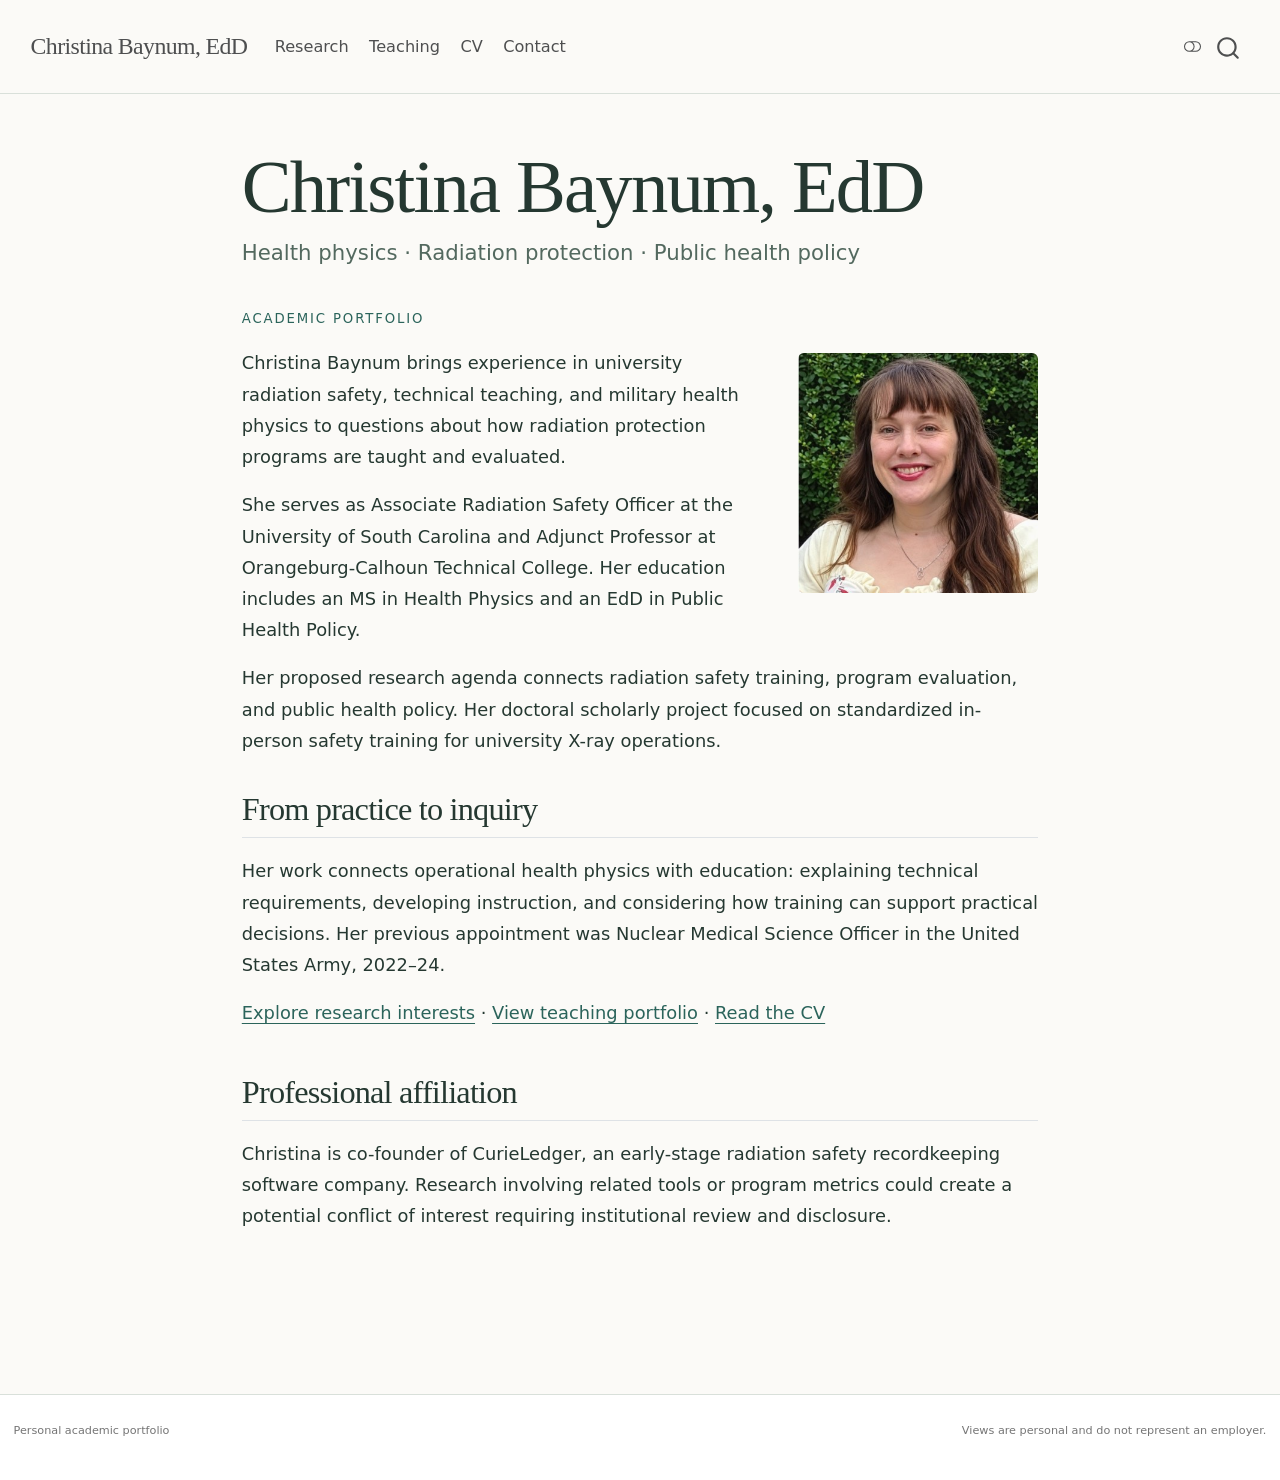
<file: index.html>
<!DOCTYPE html>
<html xmlns="http://www.w3.org/1999/xhtml" lang="en" xml:lang="en"><head>

<meta charset="utf-8">
<meta name="generator" content="quarto-1.11.9">

<meta name="viewport" content="width=device-width, initial-scale=1.0, user-scalable=yes">


<title>Christina Baynum, EdD</title>
<style>
/* Default styles provided by pandoc.
** See https://pandoc.org/MANUAL.html#variables-for-html for config info.
*/
span.smallcaps{font-variant: small-caps;}
div.columns{display: flex; gap: 1.5em;}
div.column{flex: auto;}
@media screen {
div.columns{gap: min(4vw, 1.5em);}
div.column{overflow-x: auto;}
}
div.hanging-indent{margin-left: 1.5em; text-indent: -1.5em;}
ul.task-list{list-style: none;}
ul.task-list li input[type="checkbox"] {
  width: 0.8em;
  margin: 0 0.8em 0.2em -1em; /* quarto-specific, see https://github.com/quarto-dev/quarto-cli/issues/4556 */ 
  vertical-align: middle;
}
</style>


<script src="site_libs/quarto-nav/quarto-nav.js"></script>
<script src="site_libs/quarto-nav/headroom.min.js"></script>
<script src="site_libs/clipboard/clipboard.min.js"></script>
<script src="site_libs/quarto-search/autocomplete.umd.js"></script>
<script src="site_libs/quarto-search/fuse.min.js"></script>
<script src="site_libs/quarto-search/quarto-search.js"></script>
<meta name="quarto:offset" content="./">
<script src="site_libs/quarto-html/quarto.js" type="module"></script>
<script src="site_libs/quarto-html/tabsets/tabsets.js" type="module"></script>
<script src="site_libs/quarto-html/scrollable-regions/scrollable-regions.js" type="module"></script>
<script src="site_libs/quarto-html/popper.min.js"></script>
<script src="site_libs/quarto-html/tippy.umd.min.js"></script>
<script src="site_libs/quarto-html/anchor.min.js"></script>
<link href="site_libs/quarto-html/tippy.css" rel="stylesheet">
<link href="site_libs/quarto-html/quarto-syntax-highlighting-63b5708e65d6cd79cd7618c58d0c21e7.css" rel="stylesheet" class="quarto-color-scheme" id="quarto-text-highlighting-styles">
<link href="site_libs/quarto-html/quarto-syntax-highlighting-dark-447e42e69aaa9833c0ba1b986f430b20.css" rel="stylesheet" class="quarto-color-scheme quarto-color-alternate" id="quarto-text-highlighting-styles">
<link href="site_libs/quarto-html/quarto-syntax-highlighting-63b5708e65d6cd79cd7618c58d0c21e7.css" rel="stylesheet" class="quarto-color-scheme-extra" id="quarto-text-highlighting-styles">
<script src="site_libs/bootstrap/bootstrap.min.js"></script>
<link href="site_libs/bootstrap/bootstrap-icons.css" rel="stylesheet">
<link href="site_libs/bootstrap/bootstrap-bd1dfc933d865eaa477dab5177700070.min.css" rel="stylesheet" append-hash="true" class="quarto-color-scheme" id="quarto-bootstrap" data-mode="light">
<link href="site_libs/bootstrap/bootstrap-dark-4abf25ec545a1bbc6d832a43c02fbeb4.min.css" rel="stylesheet" append-hash="true" class="quarto-color-scheme quarto-color-alternate" id="quarto-bootstrap" data-mode="dark">
<link href="site_libs/bootstrap/bootstrap-bd1dfc933d865eaa477dab5177700070.min.css" rel="stylesheet" append-hash="true" class="quarto-color-scheme-extra" id="quarto-bootstrap" data-mode="light">
<script id="quarto-search-options" type="application/json">{
  "location": "navbar",
  "copy-button": false,
  "collapse-after": 3,
  "panel-placement": "end",
  "type": "overlay",
  "limit": 50,
  "keyboard-shortcut": [
    "f",
    "/",
    "s"
  ],
  "show-item-context": false,
  "language": {
    "search-no-results-text": "No results",
    "search-matching-documents-text": "matching documents",
    "search-copy-link-title": "Copy link to search",
    "search-hide-matches-text": "Hide additional matches",
    "search-more-match-text": "more match in this document",
    "search-more-matches-text": "more matches in this document",
    "search-clear-button-title": "Clear",
    "search-text-placeholder": "",
    "search-detached-cancel-button-title": "Cancel",
    "search-submit-button-title": "Submit",
    "search-label": "Search"
  }
}</script>


<link rel="stylesheet" href="styles.css">
</head>

<body class="nav-fixed fullcontent quarto-light"><a id="quarto-skip-link" class="visually-hidden-focusable" href="#quarto-document-content">Skip to main content</a><script id="quarto-html-before-body" type="application/javascript">
    const toggleBodyColorMode = (bsSheetEl) => {
      const mode = bsSheetEl.getAttribute("data-mode");
      const bodyEl = window.document.querySelector("body");
      if (mode === "dark") {
        bodyEl.classList.add("quarto-dark");
        bodyEl.classList.remove("quarto-light");
      } else {
        bodyEl.classList.add("quarto-light");
        bodyEl.classList.remove("quarto-dark");
      }
    }
    const toggleBodyColorPrimary = () => {
      const bsSheetEl = window.document.querySelector("link#quarto-bootstrap:not([rel=disabled-stylesheet])");
      if (bsSheetEl) {
        toggleBodyColorMode(bsSheetEl);
      }
    }
    const setColorSchemeToggle = (alternate) => {
      const toggles = window.document.querySelectorAll('.quarto-color-scheme-toggle');
      for (let i=0; i < toggles.length; i++) {
        const toggle = toggles[i];
        if (toggle) {
          toggle.setAttribute("aria-checked", alternate ? "true" : "false");
          if (alternate) {
            toggle.classList.add("alternate");
          } else {
            toggle.classList.remove("alternate");
          }
        }
      }
    };
    const toggleColorMode = (alternate) => {
      // Switch the stylesheets
      const primaryStylesheets = window.document.querySelectorAll('link.quarto-color-scheme:not(.quarto-color-alternate)');
      const alternateStylesheets = window.document.querySelectorAll('link.quarto-color-scheme.quarto-color-alternate');
      manageTransitions('#quarto-margin-sidebar .nav-link', false);
      if (alternate) {
        // note: dark is layered on light, we don't disable primary!
        enableStylesheet(alternateStylesheets);
        for (const sheetNode of alternateStylesheets) {
          if (sheetNode.id === "quarto-bootstrap") {
            toggleBodyColorMode(sheetNode);
          }
        }
      } else {
        disableStylesheet(alternateStylesheets);
        enableStylesheet(primaryStylesheets)
        toggleBodyColorPrimary();
      }
      manageTransitions('#quarto-margin-sidebar .nav-link', true);
      // Switch the toggles
      setColorSchemeToggle(alternate)
    }
    // Hack to workaround the fact that safari doesn't
    // properly recolor the scrollbar when toggling (#1455).
    // Not run on load: stylesheets are set before first paint there, and
    // scrolling would undo the scroll to a URL fragment (#14973).
    // The one pixel nudge keeps the reader where they were.
    const refreshSafariScrollbar = () => {
      if (navigator.userAgent.indexOf('Safari') > 0 && navigator.userAgent.indexOf('Chrome') == -1) {
        manageTransitions("body", false);
        const scrollY = window.scrollY;
        window.scrollTo(0, scrollY > 0 ? scrollY - 1 : 1);
        setTimeout(() => {
          window.scrollTo(0, scrollY);
          manageTransitions("body", true);
        }, 40);
      }
    }
    const disableStylesheet = (stylesheets) => {
      for (let i=0; i < stylesheets.length; i++) {
        const stylesheet = stylesheets[i];
        stylesheet.rel = 'disabled-stylesheet';
      }
    }
    const enableStylesheet = (stylesheets) => {
      for (let i=0; i < stylesheets.length; i++) {
        const stylesheet = stylesheets[i];
        if(stylesheet.rel !== 'stylesheet') { // for Chrome, which will still FOUC without this check
          stylesheet.rel = 'stylesheet';
        }
      }
    }
    const manageTransitions = (selector, allowTransitions) => {
      const els = window.document.querySelectorAll(selector);
      for (let i=0; i < els.length; i++) {
        const el = els[i];
        if (allowTransitions) {
          el.classList.remove('notransition');
        } else {
          el.classList.add('notransition');
        }
      }
    }
    const isFileUrl = () => {
      return window.location.protocol === 'file:';
    }
    const hasAlternateSentinel = () => {
      let styleSentinel = getColorSchemeSentinel();
      if (styleSentinel !== null) {
        return styleSentinel === "alternate";
      } else {
        return false;
      }
    }
    const setStyleSentinel = (alternate) => {
      const value = alternate ? "alternate" : "default";
      if (!isFileUrl()) {
        window.localStorage.setItem("quarto-color-scheme", value);
      } else {
        localAlternateSentinel = value;
      }
    }
    const getColorSchemeSentinel = () => {
      if (!isFileUrl()) {
        const storageValue = window.localStorage.getItem("quarto-color-scheme");
        return storageValue != null ? storageValue : localAlternateSentinel;
      } else {
        return localAlternateSentinel;
      }
    }
    const toggleGiscusIfUsed = (isAlternate, darkModeDefault) => {
      const baseTheme = document.querySelector('#giscus-base-theme')?.value ?? 'light';
      const alternateTheme = document.querySelector('#giscus-alt-theme')?.value ?? 'dark';
      let newTheme = '';
      if(authorPrefersDark) {
        newTheme = isAlternate ? baseTheme : alternateTheme;
      } else {
        newTheme = isAlternate ? alternateTheme : baseTheme;
      }
      const changeGiscusTheme = () => {
        // From: https://github.com/giscus/giscus/issues/336
        const sendMessage = (message) => {
          const iframe = document.querySelector('iframe.giscus-frame');
          if (!iframe) return;
          iframe.contentWindow.postMessage({ giscus: message }, 'https://giscus.app');
        }
        sendMessage({
          setConfig: {
            theme: newTheme
          }
        });
      }
      const isGiscussLoaded = window.document.querySelector('iframe.giscus-frame') !== null;
      if (isGiscussLoaded) {
        changeGiscusTheme();
      }
    };
    const authorPrefersDark = false;
    const darkModeDefault = authorPrefersDark;
      document.querySelector('link#quarto-text-highlighting-styles.quarto-color-scheme-extra').rel = 'disabled-stylesheet';
      document.querySelector('link#quarto-bootstrap.quarto-color-scheme-extra').rel = 'disabled-stylesheet';
    let localAlternateSentinel = darkModeDefault ? 'alternate' : 'default';
    // Dark / light mode switch
    window.quartoToggleColorScheme = () => {
      // Read the current dark / light value
      let toAlternate = !hasAlternateSentinel();
      toggleColorMode(toAlternate);
      refreshSafariScrollbar();
      setStyleSentinel(toAlternate);
      toggleGiscusIfUsed(toAlternate, darkModeDefault);
      window.dispatchEvent(new Event('resize'));
    };
    // Switch to dark mode if need be
    if (hasAlternateSentinel()) {
      toggleColorMode(true);
    } else {
      toggleColorMode(false);
    }
  </script>

<div id="quarto-search-results"></div>
  <header id="quarto-header" class="headroom fixed-top">
    <nav class="navbar navbar-expand-lg " data-bs-theme="dark" aria-label="Site">
      <div class="navbar-container container-fluid">
      <div class="navbar-brand-container mx-auto">
    <a class="navbar-brand" href="./index.html">
    <span class="navbar-title">Christina Baynum, EdD</span>
    </a>
  </div>
          <button class="navbar-toggler" type="button" data-bs-toggle="collapse" data-bs-target="#navbarCollapse" aria-controls="navbarCollapse" aria-expanded="false" aria-label="Toggle navigation" onclick="if (window.quartoToggleHeadroom) { window.quartoToggleHeadroom(); }">
  <span class="navbar-toggler-icon"></span>
</button>
          <div class="collapse navbar-collapse" id="navbarCollapse">
            <ul class="navbar-nav navbar-nav-scroll me-auto">
  <li class="nav-item">
    <a class="nav-link" href="./research.html"> 
<span class="menu-text">Research</span></a>
  </li>  
  <li class="nav-item">
    <a class="nav-link" href="./teaching.html"> 
<span class="menu-text">Teaching</span></a>
  </li>  
  <li class="nav-item">
    <a class="nav-link" href="./cv.html"> 
<span class="menu-text">CV</span></a>
  </li>  
  <li class="nav-item">
    <a class="nav-link" href="./contact.html"> 
<span class="menu-text">Contact</span></a>
  </li>  
</ul>
          </div> <!-- /navcollapse -->
            <div class="quarto-navbar-tools">
  <button type="button" role="switch" aria-checked="false" class="quarto-color-scheme-toggle quarto-navigation-tool  px-1" onclick="window.quartoToggleColorScheme(); return false;" title="Toggle dark mode" aria-label="Toggle dark mode"><i class="bi"></i></button>
</div>
            <div id="quarto-search" class="" title="Search"></div>
      </div> <!-- /container-fluid -->
    </nav>
</header>
<!-- content -->
<div id="quarto-content" class="quarto-container page-columns page-rows-contents page-layout-article page-navbar">
<!-- sidebar -->
<!-- margin-sidebar -->
    
<!-- main -->
<main class="content" id="quarto-document-content" tabindex="-1">


<header id="title-block-header" class="quarto-title-block default">
<div class="quarto-title">
<h1 class="title">Christina Baynum, EdD</h1>
<p class="subtitle lead">Health physics · Radiation protection · Public health policy</p>
</div>



<div class="quarto-title-meta">

    
  
    
  </div>
  


</header>


<div class="eyebrow">
<p>Academic portfolio</p>
</div>
<div class="profile-portrait">
<img src="images/christina-baynum-portrait.jpeg" alt="Portrait of Christina Baynum" width="240" height="240">
</div>
<p>Christina Baynum brings experience in university radiation safety, technical teaching, and military health physics to questions about how radiation protection programs are taught and evaluated.</p>
<p>She serves as Associate Radiation Safety Officer at the University of South Carolina and Adjunct Professor at Orangeburg-Calhoun Technical College. Her education includes an MS in Health Physics and an EdD in Public Health Policy.</p>
<p>Her proposed research agenda connects radiation safety training, program evaluation, and public health policy. Her doctoral scholarly project focused on standardized in-person safety training for university X-ray operations.</p>
<section id="from-practice-to-inquiry" class="level2">
<h2 class="anchored" data-anchor-id="from-practice-to-inquiry">From practice to inquiry</h2>
<p>Her work connects operational health physics with education: explaining technical requirements, developing instruction, and considering how training can support practical decisions. Her previous appointment was Nuclear Medical Science Officer in the United States Army, 2022–24.</p>
<p><a href="./research.html">Explore research interests</a> · <a href="./teaching.html">View teaching portfolio</a> · <a href="./cv.html">Read the CV</a></p>
</section>
<section id="professional-affiliation" class="level2">
<h2 class="anchored" data-anchor-id="professional-affiliation">Professional affiliation</h2>
<p>Christina is co-founder of CurieLedger, an early-stage radiation safety recordkeeping software company. Research involving related tools or program metrics could create a potential conflict of interest requiring institutional review and disclosure.</p>


</section>

</main> <!-- /main -->
<script id="quarto-html-after-body" type="application/javascript">
  window.document.addEventListener("DOMContentLoaded", function (event) {
    // Ensure there is a toggle, if there isn't float one in the top right
    if (window.document.querySelector('.quarto-color-scheme-toggle') === null) {
      const toggle = window.document.createElement('button');
      toggle.type = "button";
      toggle.setAttribute("role", "switch");
      toggle.setAttribute("aria-checked", "false");
      toggle.classList.add('top-right');
      toggle.classList.add('quarto-color-scheme-toggle');
      toggle.setAttribute("aria-label", "Toggle dark mode");
      toggle.onclick = function() { try { window.quartoToggleColorScheme(); } catch {} return false; };
      const i = window.document.createElement("i");
      i.classList.add('bi');
      toggle.appendChild(i);
      // Put the toggle in a landmark of its own, so that landmark navigation
      // can reach it.
      //
      // The container is always a fresh direct child of body, and the toggle is
      // never moved into page furniture that the theme or the author controls.
      // The toggle is positioned against the page, so any ancestor that
      // establishes a containing block captures it: a positioned element or a
      // grid for position: absolute, and transform, filter, will-change or
      // contain for position: fixed. A direct child of body has none of these
      // to inherit, and the shift when one appears is silent and visual.
      //
      // ARIA says a document should have at most one banner, and axe reports a
      // duplicate whether or not the banners carry distinct labels. So use a
      // header when the page has no banner yet, and a named region otherwise.
      //
      // A header is a banner wherever it sits, unless it is inside sectioning
      // content, so this cannot just look at the children of body: a custom
      // page layout wraps the title block header in a plain div. An explicit
      // role="banner" always counts.
      const sectioning = 'article, aside, main, nav, section, [role="article"], [role="complementary"], [role="main"], [role="navigation"], [role="region"]';
      const hasBanner = Array.from(
        window.document.querySelectorAll('header:not([role]), [role="banner"]')
      ).some(function(el) {
        return el.hasAttribute("role") || el.closest(sectioning) === null;
      });
      const container = window.document.createElement(hasBanner ? "div" : "header");
      if (hasBanner) {
        container.setAttribute("role", "region");
        container.setAttribute("aria-label", "Toggle dark mode");
      }
      container.classList.add('quarto-color-scheme-toggle-container');
      container.appendChild(toggle);
      window.document.body.appendChild(container);
    }
    setColorSchemeToggle(hasAlternateSentinel())
    const icon = "";
    const anchorJS = new window.AnchorJS();
    anchorJS.options = {
      placement: 'right',
      icon: icon
    };
    anchorJS.add('.anchored');
    const isCodeAnnotation = (el) => {
      for (const clz of el.classList) {
        if (clz.startsWith('code-annotation-')) {                     
          return true;
        }
      }
      return false;
    }
    const onCopySuccess = function(e) {
      // button target
      const button = e.trigger;
      // don't keep focus
      button.blur();
      // flash "checked"
      button.classList.add('code-copy-button-checked');
      var currentTitle = button.getAttribute("title");
      button.setAttribute("title", "Copied!");
      let tooltip;
      if (window.bootstrap) {
        button.setAttribute("data-bs-toggle", "tooltip");
        button.setAttribute("data-bs-placement", "left");
        button.setAttribute("data-bs-title", "Copied!");
        tooltip = new bootstrap.Tooltip(button, 
          { trigger: "manual", 
            customClass: "code-copy-button-tooltip",
            offset: [0, -8]});
        tooltip.show();    
      }
      setTimeout(function() {
        if (tooltip) {
          tooltip.hide();
          button.removeAttribute("data-bs-title");
          button.removeAttribute("data-bs-toggle");
          button.removeAttribute("data-bs-placement");
        }
        button.setAttribute("title", currentTitle);
        button.classList.remove('code-copy-button-checked');
      }, 1000);
      // clear code selection
      e.clearSelection();
    }
    const getTextToCopy = function(trigger) {
      const outerScaffold = trigger.parentElement.cloneNode(true);
      const codeEl = outerScaffold.querySelector('code');
      for (const childEl of codeEl.children) {
        if (isCodeAnnotation(childEl)) {
          childEl.remove();
        }
      }
      return codeEl.innerText;
    }
    const clipboard = new window.ClipboardJS('.code-copy-button:not([data-in-quarto-modal])', {
      text: getTextToCopy
    });
    clipboard.on('success', onCopySuccess);
    if (window.document.getElementById('quarto-embedded-source-code-modal')) {
      const clipboardModal = new window.ClipboardJS('.code-copy-button[data-in-quarto-modal]', {
        text: getTextToCopy,
        container: window.document.getElementById('quarto-embedded-source-code-modal')
      });
      clipboardModal.on('success', onCopySuccess);
    }
      var localhostRegex = new RegExp(/^(?:http|https):\/\/localhost\:?[0-9]*\//);
      var mailtoRegex = new RegExp(/^mailto:/);
        var filterRegex = new RegExp("https:\/\/drchristinabaynum\.github\.io");
      var isInternal = (href) => {
          return filterRegex.test(href) || localhostRegex.test(href) || mailtoRegex.test(href);
      }
      // Inspect non-navigation links and adorn them if external
      window.quartoDecorateExternalLinks = function (root) {
     var links = (root || window.document).querySelectorAll('a[href]:not(.nav-link):not(.navbar-brand):not(.toc-action):not(.sidebar-link):not(.sidebar-item-toggle):not(.pagination-link):not(.no-external):not([aria-hidden]):not(.dropdown-item):not(.quarto-navigation-tool):not(.about-link)');
      for (var i=0; i<links.length; i++) {
        const link = links[i];
        if (!isInternal(link.href)) {
          // undo the damage that might have been done by quarto-nav.js in the case of
          // links that we want to consider external
          if (link.dataset.originalHref !== undefined) {
            link.href = link.dataset.originalHref;
          }
          if (!link.classList.contains('no-external-icon')) {
          }
        }
      }
      };
      window.quartoDecorateExternalLinks(window.document);
    // Esc closes the popup (WCAG 1.4.13) and focus leaving both trigger and
    // popup closes it (WCAG 2.4.11); tippy handles neither for interactive popups.
    const hideOnEscAndFocusOut = {
      name: 'hideOnEscAndFocusOut',
      defaultValue: true,
      fn(instance) {
        const dismiss = () => {
          // A show scheduled by the trigger delay would otherwise reopen it
          instance.clearDelayTimeouts();
          instance.hide();
        };
        const onKeyDown = (event) => {
          if (event.key !== 'Escape') {
            return;
          }
          // Keep Esc from also reaching page handlers (e.g. reveal.js overview),
          // except an open reveal.js slide menu, which Esc should close too.
          // The menu handles keys only when its keyboard option is on.
          const menuHandlesEsc = window.Reveal?.getPlugin?.('menu')?.isOpen() &&
            window.Reveal.getConfig().menu?.keyboard !== false;
          if (!menuHandlesEsc) {
            event.stopPropagation();
          }
          if (instance.popper.contains(window.document.activeElement)) {
            // Disabled while refocusing so the focus trigger does not reopen it
            instance.disable();
            instance.reference.focus();
            instance.enable();
          }
          dismiss();
        };
        const onFocusOut = (event) => {
          const target = event.relatedTarget;
          if (target && !instance.reference.contains(target) &&
              !instance.popper.contains(target)) {
            dismiss();
          }
        };
        // On the trigger too: a click trigger (code-annotations: select) has no
        // blur handling. Attached for the instance's lifetime so leaving the
        // trigger also cancels a show still pending on the trigger delay.
        instance.reference.addEventListener('focusout', onFocusOut);
        return {
          onShow() {
            window.document.addEventListener('keydown', onKeyDown, true);
            instance.popper.addEventListener('focusout', onFocusOut);
          },
          onHide() {
            window.document.removeEventListener('keydown', onKeyDown, true);
            instance.popper.removeEventListener('focusout', onFocusOut);
          },
          onDestroy() {
            instance.reference.removeEventListener('focusout', onFocusOut);
          },
        };
      },
    };
    function tippyHover(el, contentFn, onTriggerFn, onUntriggerFn) {
      const config = {
        allowHTML: true,
        maxWidth: 500,
        delay: 100,
        arrow: false,
        appendTo: function(el) {
            return el.parentElement;
        },
        interactive: true,
        interactiveBorder: 10,
        theme: 'quarto',
        placement: 'bottom-start',
        plugins: [hideOnEscAndFocusOut],
      };
      if (contentFn) {
        config.content = contentFn;
      }
      if (onTriggerFn) {
        config.onTrigger = onTriggerFn;
      }
      if (onUntriggerFn) {
        config.onUntrigger = onUntriggerFn;
      }
      window.tippy(el, config); 
    }
    const noterefs = window.document.querySelectorAll('a[role="doc-noteref"]');
    for (var i=0; i<noterefs.length; i++) {
      const ref = noterefs[i];
      tippyHover(ref, function() {
        // use id or data attribute instead here
        let href = ref.getAttribute('data-footnote-href') || ref.getAttribute('href');
        try { href = new URL(href).hash; } catch {}
        const id = href.replace(/^#\/?/, "");
        const note = window.document.getElementById(id);
        if (note) {
          return note.innerHTML;
        } else {
          return "";
        }
      });
    }
    const xrefs = window.document.querySelectorAll('a.quarto-xref');
    const processXRef = (id, note) => {
      // Strip column container classes
      const stripColumnClz = (el) => {
        el.classList.remove("page-full", "page-columns");
        if (el.children) {
          for (const child of el.children) {
            stripColumnClz(child);
          }
        }
      }
      stripColumnClz(note)
      if (id === null || id.startsWith('sec-')) {
        // Special case sections, only their first couple elements
        const container = document.createElement("div");
        if (note.children && note.children.length > 2) {
          container.appendChild(note.children[0].cloneNode(true));
          for (let i = 1; i < note.children.length; i++) {
            const child = note.children[i];
            if (child.tagName === "P" && child.innerText === "") {
              continue;
            } else {
              container.appendChild(child.cloneNode(true));
              break;
            }
          }
          if (window.Quarto?.typesetMath) {
            window.Quarto.typesetMath(container);
          }
          return container.innerHTML
        } else {
          if (window.Quarto?.typesetMath) {
            window.Quarto.typesetMath(note);
          }
          return note.innerHTML;
        }
      } else {
        // Remove any anchor links if they are present
        const anchorLink = note.querySelector('a.anchorjs-link');
        if (anchorLink) {
          anchorLink.remove();
        }
        if (window.Quarto?.typesetMath) {
          window.Quarto.typesetMath(note);
        }
        if (note.classList.contains("callout")) {
          return note.outerHTML;
        } else {
          return note.innerHTML;
        }
      }
    }
    for (var i=0; i<xrefs.length; i++) {
      const xref = xrefs[i];
      tippyHover(xref, undefined, function(instance) {
        instance.disable();
        let url = xref.getAttribute('href');
        let hash = undefined; 
        if (url.startsWith('#')) {
          hash = url;
        } else {
          try { hash = new URL(url).hash; } catch {}
        }
        if (hash) {
          const id = hash.replace(/^#\/?/, "");
          const note = window.document.getElementById(id);
          if (note !== null) {
            try {
              const html = processXRef(id, note.cloneNode(true));
              instance.setContent(html);
            } finally {
              instance.enable();
              instance.show();
            }
          } else {
            // See if we can fetch this
            fetch(url.split('#')[0])
            .then(res => res.text())
            .then(html => {
              const parser = new DOMParser();
              const htmlDoc = parser.parseFromString(html, "text/html");
              const note = htmlDoc.getElementById(id);
              if (note !== null) {
                const html = processXRef(id, note);
                instance.setContent(html);
              } 
            }).finally(() => {
              instance.enable();
              instance.show();
            });
          }
        } else {
          // See if we can fetch a full url (with no hash to target)
          // This is a special case and we should probably do some content thinning / targeting
          fetch(url)
          .then(res => res.text())
          .then(html => {
            const parser = new DOMParser();
            const htmlDoc = parser.parseFromString(html, "text/html");
            const note = htmlDoc.querySelector('main.content');
            if (note !== null) {
              // This should only happen for chapter cross references
              // (since there is no id in the URL)
              // remove the first header
              if (note.children.length > 0 && note.children[0].tagName === "HEADER") {
                note.children[0].remove();
              }
              const html = processXRef(null, note);
              instance.setContent(html);
            } 
          }).finally(() => {
            instance.enable();
            instance.show();
          });
        }
      }, function(instance) {
      });
    }
        let selectedAnnoteEl;
        const selectorForAnnotation = ( cell, annotation) => {
          let cellAttr = 'data-code-cell="' + cell + '"';
          let lineAttr = 'data-code-annotation="' +  annotation + '"';
          const selector = 'span[' + cellAttr + '][' + lineAttr + ']';
          return selector;
        }
        const selectCodeLines = (annoteEl) => {
          const doc = window.document;
          const targetCell = annoteEl.getAttribute("data-target-cell");
          const targetAnnotation = annoteEl.getAttribute("data-target-annotation");
          const annoteSpan = window.document.querySelector(selectorForAnnotation(targetCell, targetAnnotation));
          const lines = annoteSpan.getAttribute("data-code-lines").split(",");
          const lineIds = lines.map((line) => {
            return targetCell + "-" + line;
          })
          // Each band is positioned against its own containing block, which is
          // not the offsetParent of the lines, so place it from client rects.
          const placeBand = (band, firstEl, lastEl, codeBlock) => {
            const container = band.offsetParent;
            if (container === null) {
              return;
            }
            const containerRect = container.getBoundingClientRect();
            // Reveal.js scales slides with a transform, so convert client
            // pixels back to the CSS pixels of the container.
            const scale = containerRect.height / container.offsetHeight || 1;
            const firstRect = firstEl.getBoundingClientRect();
            const lastRect = lastEl.getBoundingClientRect();
            const top = (firstRect.top - containerRect.top) / scale - container.clientTop + container.scrollTop;
            const height = (lastRect.bottom - firstRect.top) / scale;
            band.style.top = top - 2 + "px";
            band.style.height = height + 4 + "px";
            if (codeBlock) {
              // Without the copy button wrapper, the containing block is wider
              // than the code block, so span the code block explicitly.
              const blockRect = codeBlock.getBoundingClientRect();
              band.style.left = (blockRect.left - containerRect.left) / scale - container.clientLeft + container.scrollLeft + "px";
              band.style.width = blockRect.width / scale + "px";
            }
          };
          if (lineIds.length > 0) {
            const el = window.document.getElementById(lineIds[0]);
            const lastEl = window.document.getElementById(lineIds[lineIds.length - 1]);
            const parent = el.parentElement.parentElement;
            // cook up a div (if necessary) and position it
            let div = window.document.getElementById("code-annotation-line-highlight");
            if (div === null) {
              div = window.document.createElement("div");
              div.setAttribute("id", "code-annotation-line-highlight");
              div.style.position = 'absolute';
              parent.appendChild(div);
            }
            placeBand(div, el, lastEl, parent.closest("div.sourceCode") || parent);
            let gutterDiv = window.document.getElementById("code-annotation-line-highlight-gutter");
            if (gutterDiv === null) {
              gutterDiv = window.document.createElement("div");
              gutterDiv.setAttribute("id", "code-annotation-line-highlight-gutter");
              gutterDiv.style.position = 'absolute';
              const codeCell = window.document.getElementById(targetCell);
              const gutter = codeCell.querySelector('.code-annotation-gutter');
              gutter.appendChild(gutterDiv);
            }
            placeBand(gutterDiv, el, lastEl);
            selectedAnnoteEl = annoteEl;
          }
        };
        const unselectCodeLines = () => {
          const elementsIds = ["code-annotation-line-highlight", "code-annotation-line-highlight-gutter"];
          elementsIds.forEach((elId) => {
            const div = window.document.getElementById(elId);
            if (div) {
              div.remove();
            }
          });
          selectedAnnoteEl = undefined;
        };
          // Handle positioning of the toggle
      window.addEventListener(
        "resize",
        throttle(() => {
          elRect = undefined;
          if (selectedAnnoteEl) {
            selectCodeLines(selectedAnnoteEl);
          }
        }, 10)
      );
      function throttle(fn, ms) {
      let throttle = false;
      let timer;
        return (...args) => {
          if(!throttle) { // first call gets through
              fn.apply(this, args);
              throttle = true;
          } else { // all the others get throttled
              if(timer) clearTimeout(timer); // cancel #2
              timer = setTimeout(() => {
                fn.apply(this, args);
                timer = throttle = false;
              }, ms);
          }
        };
      }
        // Attach click handler to the DT
        const annoteDls = window.document.querySelectorAll('dt[data-target-cell]');
        for (const annoteDlNode of annoteDls) {
          annoteDlNode.addEventListener('click', (event) => {
            const clickedEl = event.target;
            if (clickedEl !== selectedAnnoteEl) {
              unselectCodeLines();
              const activeEl = window.document.querySelector('dt[data-target-cell].code-annotation-active');
              if (activeEl) {
                activeEl.classList.remove('code-annotation-active');
              }
              selectCodeLines(clickedEl);
              clickedEl.classList.add('code-annotation-active');
            } else {
              // Unselect the line
              unselectCodeLines();
              clickedEl.classList.remove('code-annotation-active');
            }
          });
        }
    const findCites = (el) => {
      const parentEl = el.parentElement;
      if (parentEl) {
        const cites = parentEl.dataset.cites;
        if (cites) {
          return {
            el,
            cites: cites.split(' ')
          };
        } else {
          return findCites(el.parentElement)
        }
      } else {
        return undefined;
      }
    };
    var bibliorefs = window.document.querySelectorAll('a[role="doc-biblioref"]');
    for (var i=0; i<bibliorefs.length; i++) {
      const ref = bibliorefs[i];
      const citeInfo = findCites(ref);
      if (citeInfo) {
        tippyHover(citeInfo.el, function() {
          var popup = window.document.createElement('div');
          citeInfo.cites.forEach(function(cite) {
            var citeDiv = window.document.createElement('div');
            citeDiv.classList.add('hanging-indent');
            citeDiv.classList.add('csl-entry');
            var biblioDiv = window.document.getElementById('ref-' + cite);
            if (biblioDiv) {
              citeDiv.innerHTML = biblioDiv.innerHTML;
            }
            popup.appendChild(citeDiv);
          });
          return popup.innerHTML;
        });
      }
    }
  });
  </script>
  <script type="application/javascript">
  window.quartoScrollableRegionsLabels = {"code":"Scrollable code","output":"Scrollable output"};
  </script>
</div> <!-- /content -->
<footer class="footer">
  <div class="nav-footer">
    <div class="nav-footer-left">
<p>Personal academic portfolio</p>
</div>   
    <div class="nav-footer-center">
      &nbsp;
    </div>
    <div class="nav-footer-right">
<p>Views are personal and do not represent an employer.</p>
</div>
  </div>
</footer>




</body></html>
</file>
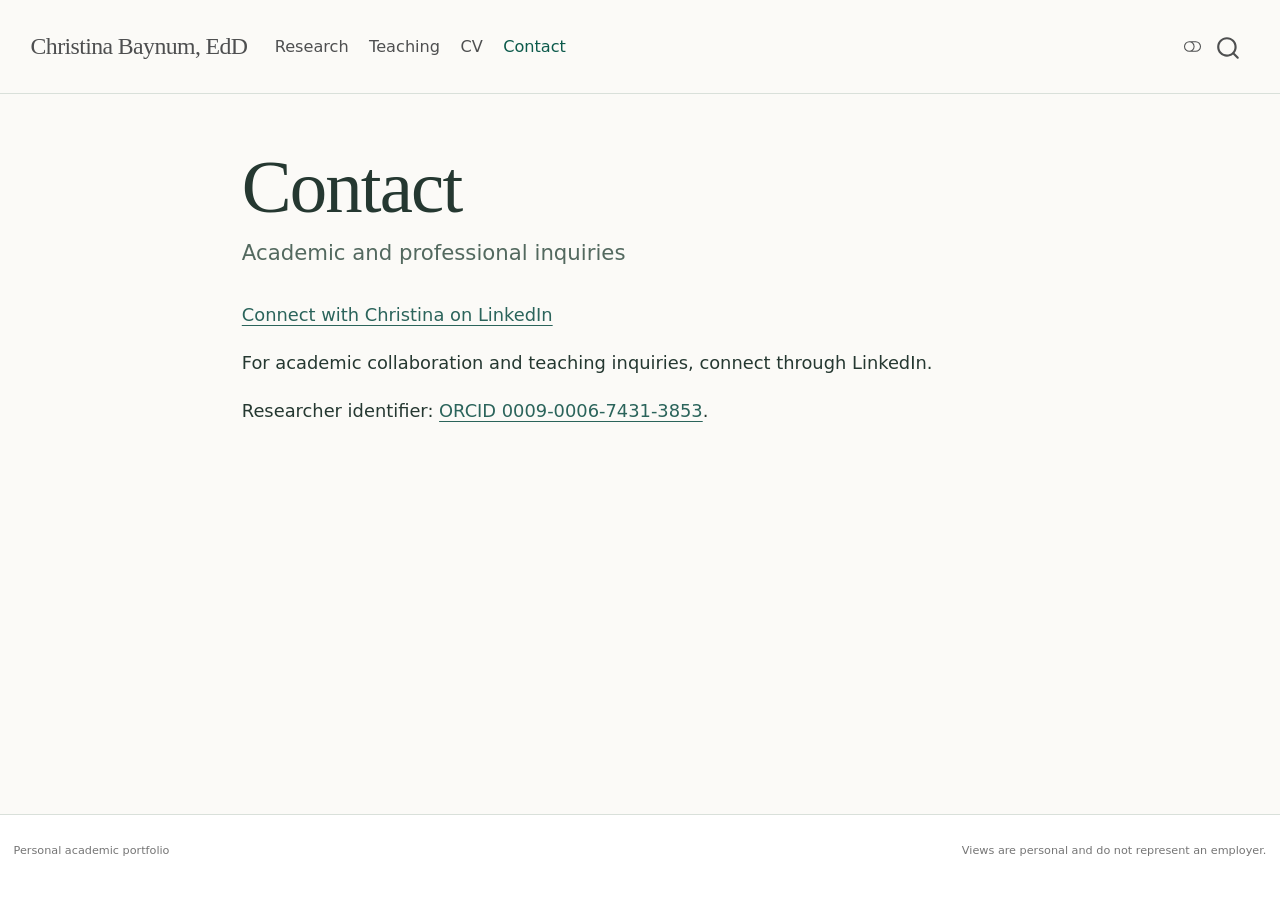
<file: contact.html>
<!DOCTYPE html>
<html xmlns="http://www.w3.org/1999/xhtml" lang="en" xml:lang="en"><head>

<meta charset="utf-8">
<meta name="generator" content="quarto-1.11.9">

<meta name="viewport" content="width=device-width, initial-scale=1.0, user-scalable=yes">


<title>Contact – Christina Baynum, EdD</title>
<style>
/* Default styles provided by pandoc.
** See https://pandoc.org/MANUAL.html#variables-for-html for config info.
*/
span.smallcaps{font-variant: small-caps;}
div.columns{display: flex; gap: 1.5em;}
div.column{flex: auto;}
@media screen {
div.columns{gap: min(4vw, 1.5em);}
div.column{overflow-x: auto;}
}
div.hanging-indent{margin-left: 1.5em; text-indent: -1.5em;}
ul.task-list{list-style: none;}
ul.task-list li input[type="checkbox"] {
  width: 0.8em;
  margin: 0 0.8em 0.2em -1em; /* quarto-specific, see https://github.com/quarto-dev/quarto-cli/issues/4556 */ 
  vertical-align: middle;
}
</style>


<script src="site_libs/quarto-nav/quarto-nav.js"></script>
<script src="site_libs/quarto-nav/headroom.min.js"></script>
<script src="site_libs/clipboard/clipboard.min.js"></script>
<script src="site_libs/quarto-search/autocomplete.umd.js"></script>
<script src="site_libs/quarto-search/fuse.min.js"></script>
<script src="site_libs/quarto-search/quarto-search.js"></script>
<meta name="quarto:offset" content="./">
<script src="site_libs/quarto-html/quarto.js" type="module"></script>
<script src="site_libs/quarto-html/tabsets/tabsets.js" type="module"></script>
<script src="site_libs/quarto-html/scrollable-regions/scrollable-regions.js" type="module"></script>
<script src="site_libs/quarto-html/popper.min.js"></script>
<script src="site_libs/quarto-html/tippy.umd.min.js"></script>
<script src="site_libs/quarto-html/anchor.min.js"></script>
<link href="site_libs/quarto-html/tippy.css" rel="stylesheet">
<link href="site_libs/quarto-html/quarto-syntax-highlighting-63b5708e65d6cd79cd7618c58d0c21e7.css" rel="stylesheet" class="quarto-color-scheme" id="quarto-text-highlighting-styles">
<link href="site_libs/quarto-html/quarto-syntax-highlighting-dark-447e42e69aaa9833c0ba1b986f430b20.css" rel="stylesheet" class="quarto-color-scheme quarto-color-alternate" id="quarto-text-highlighting-styles">
<link href="site_libs/quarto-html/quarto-syntax-highlighting-63b5708e65d6cd79cd7618c58d0c21e7.css" rel="stylesheet" class="quarto-color-scheme-extra" id="quarto-text-highlighting-styles">
<script src="site_libs/bootstrap/bootstrap.min.js"></script>
<link href="site_libs/bootstrap/bootstrap-icons.css" rel="stylesheet">
<link href="site_libs/bootstrap/bootstrap-bd1dfc933d865eaa477dab5177700070.min.css" rel="stylesheet" append-hash="true" class="quarto-color-scheme" id="quarto-bootstrap" data-mode="light">
<link href="site_libs/bootstrap/bootstrap-dark-4abf25ec545a1bbc6d832a43c02fbeb4.min.css" rel="stylesheet" append-hash="true" class="quarto-color-scheme quarto-color-alternate" id="quarto-bootstrap" data-mode="dark">
<link href="site_libs/bootstrap/bootstrap-bd1dfc933d865eaa477dab5177700070.min.css" rel="stylesheet" append-hash="true" class="quarto-color-scheme-extra" id="quarto-bootstrap" data-mode="light">
<script id="quarto-search-options" type="application/json">{
  "location": "navbar",
  "copy-button": false,
  "collapse-after": 3,
  "panel-placement": "end",
  "type": "overlay",
  "limit": 50,
  "keyboard-shortcut": [
    "f",
    "/",
    "s"
  ],
  "show-item-context": false,
  "language": {
    "search-no-results-text": "No results",
    "search-matching-documents-text": "matching documents",
    "search-copy-link-title": "Copy link to search",
    "search-hide-matches-text": "Hide additional matches",
    "search-more-match-text": "more match in this document",
    "search-more-matches-text": "more matches in this document",
    "search-clear-button-title": "Clear",
    "search-text-placeholder": "",
    "search-detached-cancel-button-title": "Cancel",
    "search-submit-button-title": "Submit",
    "search-label": "Search"
  }
}</script>


<link rel="stylesheet" href="styles.css">
</head>

<body class="nav-fixed fullcontent quarto-light"><a id="quarto-skip-link" class="visually-hidden-focusable" href="#quarto-document-content">Skip to main content</a><script id="quarto-html-before-body" type="application/javascript">
    const toggleBodyColorMode = (bsSheetEl) => {
      const mode = bsSheetEl.getAttribute("data-mode");
      const bodyEl = window.document.querySelector("body");
      if (mode === "dark") {
        bodyEl.classList.add("quarto-dark");
        bodyEl.classList.remove("quarto-light");
      } else {
        bodyEl.classList.add("quarto-light");
        bodyEl.classList.remove("quarto-dark");
      }
    }
    const toggleBodyColorPrimary = () => {
      const bsSheetEl = window.document.querySelector("link#quarto-bootstrap:not([rel=disabled-stylesheet])");
      if (bsSheetEl) {
        toggleBodyColorMode(bsSheetEl);
      }
    }
    const setColorSchemeToggle = (alternate) => {
      const toggles = window.document.querySelectorAll('.quarto-color-scheme-toggle');
      for (let i=0; i < toggles.length; i++) {
        const toggle = toggles[i];
        if (toggle) {
          toggle.setAttribute("aria-checked", alternate ? "true" : "false");
          if (alternate) {
            toggle.classList.add("alternate");
          } else {
            toggle.classList.remove("alternate");
          }
        }
      }
    };
    const toggleColorMode = (alternate) => {
      // Switch the stylesheets
      const primaryStylesheets = window.document.querySelectorAll('link.quarto-color-scheme:not(.quarto-color-alternate)');
      const alternateStylesheets = window.document.querySelectorAll('link.quarto-color-scheme.quarto-color-alternate');
      manageTransitions('#quarto-margin-sidebar .nav-link', false);
      if (alternate) {
        // note: dark is layered on light, we don't disable primary!
        enableStylesheet(alternateStylesheets);
        for (const sheetNode of alternateStylesheets) {
          if (sheetNode.id === "quarto-bootstrap") {
            toggleBodyColorMode(sheetNode);
          }
        }
      } else {
        disableStylesheet(alternateStylesheets);
        enableStylesheet(primaryStylesheets)
        toggleBodyColorPrimary();
      }
      manageTransitions('#quarto-margin-sidebar .nav-link', true);
      // Switch the toggles
      setColorSchemeToggle(alternate)
    }
    // Hack to workaround the fact that safari doesn't
    // properly recolor the scrollbar when toggling (#1455).
    // Not run on load: stylesheets are set before first paint there, and
    // scrolling would undo the scroll to a URL fragment (#14973).
    // The one pixel nudge keeps the reader where they were.
    const refreshSafariScrollbar = () => {
      if (navigator.userAgent.indexOf('Safari') > 0 && navigator.userAgent.indexOf('Chrome') == -1) {
        manageTransitions("body", false);
        const scrollY = window.scrollY;
        window.scrollTo(0, scrollY > 0 ? scrollY - 1 : 1);
        setTimeout(() => {
          window.scrollTo(0, scrollY);
          manageTransitions("body", true);
        }, 40);
      }
    }
    const disableStylesheet = (stylesheets) => {
      for (let i=0; i < stylesheets.length; i++) {
        const stylesheet = stylesheets[i];
        stylesheet.rel = 'disabled-stylesheet';
      }
    }
    const enableStylesheet = (stylesheets) => {
      for (let i=0; i < stylesheets.length; i++) {
        const stylesheet = stylesheets[i];
        if(stylesheet.rel !== 'stylesheet') { // for Chrome, which will still FOUC without this check
          stylesheet.rel = 'stylesheet';
        }
      }
    }
    const manageTransitions = (selector, allowTransitions) => {
      const els = window.document.querySelectorAll(selector);
      for (let i=0; i < els.length; i++) {
        const el = els[i];
        if (allowTransitions) {
          el.classList.remove('notransition');
        } else {
          el.classList.add('notransition');
        }
      }
    }
    const isFileUrl = () => {
      return window.location.protocol === 'file:';
    }
    const hasAlternateSentinel = () => {
      let styleSentinel = getColorSchemeSentinel();
      if (styleSentinel !== null) {
        return styleSentinel === "alternate";
      } else {
        return false;
      }
    }
    const setStyleSentinel = (alternate) => {
      const value = alternate ? "alternate" : "default";
      if (!isFileUrl()) {
        window.localStorage.setItem("quarto-color-scheme", value);
      } else {
        localAlternateSentinel = value;
      }
    }
    const getColorSchemeSentinel = () => {
      if (!isFileUrl()) {
        const storageValue = window.localStorage.getItem("quarto-color-scheme");
        return storageValue != null ? storageValue : localAlternateSentinel;
      } else {
        return localAlternateSentinel;
      }
    }
    const toggleGiscusIfUsed = (isAlternate, darkModeDefault) => {
      const baseTheme = document.querySelector('#giscus-base-theme')?.value ?? 'light';
      const alternateTheme = document.querySelector('#giscus-alt-theme')?.value ?? 'dark';
      let newTheme = '';
      if(authorPrefersDark) {
        newTheme = isAlternate ? baseTheme : alternateTheme;
      } else {
        newTheme = isAlternate ? alternateTheme : baseTheme;
      }
      const changeGiscusTheme = () => {
        // From: https://github.com/giscus/giscus/issues/336
        const sendMessage = (message) => {
          const iframe = document.querySelector('iframe.giscus-frame');
          if (!iframe) return;
          iframe.contentWindow.postMessage({ giscus: message }, 'https://giscus.app');
        }
        sendMessage({
          setConfig: {
            theme: newTheme
          }
        });
      }
      const isGiscussLoaded = window.document.querySelector('iframe.giscus-frame') !== null;
      if (isGiscussLoaded) {
        changeGiscusTheme();
      }
    };
    const authorPrefersDark = false;
    const darkModeDefault = authorPrefersDark;
      document.querySelector('link#quarto-text-highlighting-styles.quarto-color-scheme-extra').rel = 'disabled-stylesheet';
      document.querySelector('link#quarto-bootstrap.quarto-color-scheme-extra').rel = 'disabled-stylesheet';
    let localAlternateSentinel = darkModeDefault ? 'alternate' : 'default';
    // Dark / light mode switch
    window.quartoToggleColorScheme = () => {
      // Read the current dark / light value
      let toAlternate = !hasAlternateSentinel();
      toggleColorMode(toAlternate);
      refreshSafariScrollbar();
      setStyleSentinel(toAlternate);
      toggleGiscusIfUsed(toAlternate, darkModeDefault);
      window.dispatchEvent(new Event('resize'));
    };
    // Switch to dark mode if need be
    if (hasAlternateSentinel()) {
      toggleColorMode(true);
    } else {
      toggleColorMode(false);
    }
  </script>

<div id="quarto-search-results"></div>
  <header id="quarto-header" class="headroom fixed-top">
    <nav class="navbar navbar-expand-lg " data-bs-theme="dark" aria-label="Site">
      <div class="navbar-container container-fluid">
      <div class="navbar-brand-container mx-auto">
    <a class="navbar-brand" href="./index.html">
    <span class="navbar-title">Christina Baynum, EdD</span>
    </a>
  </div>
          <button class="navbar-toggler" type="button" data-bs-toggle="collapse" data-bs-target="#navbarCollapse" aria-controls="navbarCollapse" aria-expanded="false" aria-label="Toggle navigation" onclick="if (window.quartoToggleHeadroom) { window.quartoToggleHeadroom(); }">
  <span class="navbar-toggler-icon"></span>
</button>
          <div class="collapse navbar-collapse" id="navbarCollapse">
            <ul class="navbar-nav navbar-nav-scroll me-auto">
  <li class="nav-item">
    <a class="nav-link" href="./research.html"> 
<span class="menu-text">Research</span></a>
  </li>  
  <li class="nav-item">
    <a class="nav-link" href="./teaching.html"> 
<span class="menu-text">Teaching</span></a>
  </li>  
  <li class="nav-item">
    <a class="nav-link" href="./cv.html"> 
<span class="menu-text">CV</span></a>
  </li>  
  <li class="nav-item">
    <a class="nav-link active" href="./contact.html" aria-current="page"> 
<span class="menu-text">Contact</span></a>
  </li>  
</ul>
          </div> <!-- /navcollapse -->
            <div class="quarto-navbar-tools">
  <button type="button" role="switch" aria-checked="false" class="quarto-color-scheme-toggle quarto-navigation-tool  px-1" onclick="window.quartoToggleColorScheme(); return false;" title="Toggle dark mode" aria-label="Toggle dark mode"><i class="bi"></i></button>
</div>
            <div id="quarto-search" class="" title="Search"></div>
      </div> <!-- /container-fluid -->
    </nav>
</header>
<!-- content -->
<div id="quarto-content" class="quarto-container page-columns page-rows-contents page-layout-article page-navbar">
<!-- sidebar -->
<!-- margin-sidebar -->
    
<!-- main -->
<main class="content" id="quarto-document-content" tabindex="-1">


<header id="title-block-header" class="quarto-title-block default">
<div class="quarto-title">
<h1 class="title">Contact</h1>
<p class="subtitle lead">Academic and professional inquiries</p>
</div>



<div class="quarto-title-meta">

    
  
    
  </div>
  


</header>


<p><a href="https://www.linkedin.com/in/christina-baynum-ed-d-a498a8160/" target="_blank" rel="noopener noreferrer">Connect with Christina on LinkedIn</a></p>
<p>For academic collaboration and teaching inquiries, connect through LinkedIn.</p>
<p>Researcher identifier: <a href="https://orcid.org/0009-0006-7431-3853">ORCID 0009-0006-7431-3853</a>.</p>



</main> <!-- /main -->
<script id="quarto-html-after-body" type="application/javascript">
  window.document.addEventListener("DOMContentLoaded", function (event) {
    // Ensure there is a toggle, if there isn't float one in the top right
    if (window.document.querySelector('.quarto-color-scheme-toggle') === null) {
      const toggle = window.document.createElement('button');
      toggle.type = "button";
      toggle.setAttribute("role", "switch");
      toggle.setAttribute("aria-checked", "false");
      toggle.classList.add('top-right');
      toggle.classList.add('quarto-color-scheme-toggle');
      toggle.setAttribute("aria-label", "Toggle dark mode");
      toggle.onclick = function() { try { window.quartoToggleColorScheme(); } catch {} return false; };
      const i = window.document.createElement("i");
      i.classList.add('bi');
      toggle.appendChild(i);
      // Put the toggle in a landmark of its own, so that landmark navigation
      // can reach it.
      //
      // The container is always a fresh direct child of body, and the toggle is
      // never moved into page furniture that the theme or the author controls.
      // The toggle is positioned against the page, so any ancestor that
      // establishes a containing block captures it: a positioned element or a
      // grid for position: absolute, and transform, filter, will-change or
      // contain for position: fixed. A direct child of body has none of these
      // to inherit, and the shift when one appears is silent and visual.
      //
      // ARIA says a document should have at most one banner, and axe reports a
      // duplicate whether or not the banners carry distinct labels. So use a
      // header when the page has no banner yet, and a named region otherwise.
      //
      // A header is a banner wherever it sits, unless it is inside sectioning
      // content, so this cannot just look at the children of body: a custom
      // page layout wraps the title block header in a plain div. An explicit
      // role="banner" always counts.
      const sectioning = 'article, aside, main, nav, section, [role="article"], [role="complementary"], [role="main"], [role="navigation"], [role="region"]';
      const hasBanner = Array.from(
        window.document.querySelectorAll('header:not([role]), [role="banner"]')
      ).some(function(el) {
        return el.hasAttribute("role") || el.closest(sectioning) === null;
      });
      const container = window.document.createElement(hasBanner ? "div" : "header");
      if (hasBanner) {
        container.setAttribute("role", "region");
        container.setAttribute("aria-label", "Toggle dark mode");
      }
      container.classList.add('quarto-color-scheme-toggle-container');
      container.appendChild(toggle);
      window.document.body.appendChild(container);
    }
    setColorSchemeToggle(hasAlternateSentinel())
    const icon = "";
    const anchorJS = new window.AnchorJS();
    anchorJS.options = {
      placement: 'right',
      icon: icon
    };
    anchorJS.add('.anchored');
    const isCodeAnnotation = (el) => {
      for (const clz of el.classList) {
        if (clz.startsWith('code-annotation-')) {                     
          return true;
        }
      }
      return false;
    }
    const onCopySuccess = function(e) {
      // button target
      const button = e.trigger;
      // don't keep focus
      button.blur();
      // flash "checked"
      button.classList.add('code-copy-button-checked');
      var currentTitle = button.getAttribute("title");
      button.setAttribute("title", "Copied!");
      let tooltip;
      if (window.bootstrap) {
        button.setAttribute("data-bs-toggle", "tooltip");
        button.setAttribute("data-bs-placement", "left");
        button.setAttribute("data-bs-title", "Copied!");
        tooltip = new bootstrap.Tooltip(button, 
          { trigger: "manual", 
            customClass: "code-copy-button-tooltip",
            offset: [0, -8]});
        tooltip.show();    
      }
      setTimeout(function() {
        if (tooltip) {
          tooltip.hide();
          button.removeAttribute("data-bs-title");
          button.removeAttribute("data-bs-toggle");
          button.removeAttribute("data-bs-placement");
        }
        button.setAttribute("title", currentTitle);
        button.classList.remove('code-copy-button-checked');
      }, 1000);
      // clear code selection
      e.clearSelection();
    }
    const getTextToCopy = function(trigger) {
      const outerScaffold = trigger.parentElement.cloneNode(true);
      const codeEl = outerScaffold.querySelector('code');
      for (const childEl of codeEl.children) {
        if (isCodeAnnotation(childEl)) {
          childEl.remove();
        }
      }
      return codeEl.innerText;
    }
    const clipboard = new window.ClipboardJS('.code-copy-button:not([data-in-quarto-modal])', {
      text: getTextToCopy
    });
    clipboard.on('success', onCopySuccess);
    if (window.document.getElementById('quarto-embedded-source-code-modal')) {
      const clipboardModal = new window.ClipboardJS('.code-copy-button[data-in-quarto-modal]', {
        text: getTextToCopy,
        container: window.document.getElementById('quarto-embedded-source-code-modal')
      });
      clipboardModal.on('success', onCopySuccess);
    }
      var localhostRegex = new RegExp(/^(?:http|https):\/\/localhost\:?[0-9]*\//);
      var mailtoRegex = new RegExp(/^mailto:/);
        var filterRegex = new RegExp("https:\/\/drchristinabaynum\.github\.io");
      var isInternal = (href) => {
          return filterRegex.test(href) || localhostRegex.test(href) || mailtoRegex.test(href);
      }
      // Inspect non-navigation links and adorn them if external
      window.quartoDecorateExternalLinks = function (root) {
     var links = (root || window.document).querySelectorAll('a[href]:not(.nav-link):not(.navbar-brand):not(.toc-action):not(.sidebar-link):not(.sidebar-item-toggle):not(.pagination-link):not(.no-external):not([aria-hidden]):not(.dropdown-item):not(.quarto-navigation-tool):not(.about-link)');
      for (var i=0; i<links.length; i++) {
        const link = links[i];
        if (!isInternal(link.href)) {
          // undo the damage that might have been done by quarto-nav.js in the case of
          // links that we want to consider external
          if (link.dataset.originalHref !== undefined) {
            link.href = link.dataset.originalHref;
          }
          if (!link.classList.contains('no-external-icon')) {
          }
        }
      }
      };
      window.quartoDecorateExternalLinks(window.document);
    // Esc closes the popup (WCAG 1.4.13) and focus leaving both trigger and
    // popup closes it (WCAG 2.4.11); tippy handles neither for interactive popups.
    const hideOnEscAndFocusOut = {
      name: 'hideOnEscAndFocusOut',
      defaultValue: true,
      fn(instance) {
        const dismiss = () => {
          // A show scheduled by the trigger delay would otherwise reopen it
          instance.clearDelayTimeouts();
          instance.hide();
        };
        const onKeyDown = (event) => {
          if (event.key !== 'Escape') {
            return;
          }
          // Keep Esc from also reaching page handlers (e.g. reveal.js overview),
          // except an open reveal.js slide menu, which Esc should close too.
          // The menu handles keys only when its keyboard option is on.
          const menuHandlesEsc = window.Reveal?.getPlugin?.('menu')?.isOpen() &&
            window.Reveal.getConfig().menu?.keyboard !== false;
          if (!menuHandlesEsc) {
            event.stopPropagation();
          }
          if (instance.popper.contains(window.document.activeElement)) {
            // Disabled while refocusing so the focus trigger does not reopen it
            instance.disable();
            instance.reference.focus();
            instance.enable();
          }
          dismiss();
        };
        const onFocusOut = (event) => {
          const target = event.relatedTarget;
          if (target && !instance.reference.contains(target) &&
              !instance.popper.contains(target)) {
            dismiss();
          }
        };
        // On the trigger too: a click trigger (code-annotations: select) has no
        // blur handling. Attached for the instance's lifetime so leaving the
        // trigger also cancels a show still pending on the trigger delay.
        instance.reference.addEventListener('focusout', onFocusOut);
        return {
          onShow() {
            window.document.addEventListener('keydown', onKeyDown, true);
            instance.popper.addEventListener('focusout', onFocusOut);
          },
          onHide() {
            window.document.removeEventListener('keydown', onKeyDown, true);
            instance.popper.removeEventListener('focusout', onFocusOut);
          },
          onDestroy() {
            instance.reference.removeEventListener('focusout', onFocusOut);
          },
        };
      },
    };
    function tippyHover(el, contentFn, onTriggerFn, onUntriggerFn) {
      const config = {
        allowHTML: true,
        maxWidth: 500,
        delay: 100,
        arrow: false,
        appendTo: function(el) {
            return el.parentElement;
        },
        interactive: true,
        interactiveBorder: 10,
        theme: 'quarto',
        placement: 'bottom-start',
        plugins: [hideOnEscAndFocusOut],
      };
      if (contentFn) {
        config.content = contentFn;
      }
      if (onTriggerFn) {
        config.onTrigger = onTriggerFn;
      }
      if (onUntriggerFn) {
        config.onUntrigger = onUntriggerFn;
      }
      window.tippy(el, config); 
    }
    const noterefs = window.document.querySelectorAll('a[role="doc-noteref"]');
    for (var i=0; i<noterefs.length; i++) {
      const ref = noterefs[i];
      tippyHover(ref, function() {
        // use id or data attribute instead here
        let href = ref.getAttribute('data-footnote-href') || ref.getAttribute('href');
        try { href = new URL(href).hash; } catch {}
        const id = href.replace(/^#\/?/, "");
        const note = window.document.getElementById(id);
        if (note) {
          return note.innerHTML;
        } else {
          return "";
        }
      });
    }
    const xrefs = window.document.querySelectorAll('a.quarto-xref');
    const processXRef = (id, note) => {
      // Strip column container classes
      const stripColumnClz = (el) => {
        el.classList.remove("page-full", "page-columns");
        if (el.children) {
          for (const child of el.children) {
            stripColumnClz(child);
          }
        }
      }
      stripColumnClz(note)
      if (id === null || id.startsWith('sec-')) {
        // Special case sections, only their first couple elements
        const container = document.createElement("div");
        if (note.children && note.children.length > 2) {
          container.appendChild(note.children[0].cloneNode(true));
          for (let i = 1; i < note.children.length; i++) {
            const child = note.children[i];
            if (child.tagName === "P" && child.innerText === "") {
              continue;
            } else {
              container.appendChild(child.cloneNode(true));
              break;
            }
          }
          if (window.Quarto?.typesetMath) {
            window.Quarto.typesetMath(container);
          }
          return container.innerHTML
        } else {
          if (window.Quarto?.typesetMath) {
            window.Quarto.typesetMath(note);
          }
          return note.innerHTML;
        }
      } else {
        // Remove any anchor links if they are present
        const anchorLink = note.querySelector('a.anchorjs-link');
        if (anchorLink) {
          anchorLink.remove();
        }
        if (window.Quarto?.typesetMath) {
          window.Quarto.typesetMath(note);
        }
        if (note.classList.contains("callout")) {
          return note.outerHTML;
        } else {
          return note.innerHTML;
        }
      }
    }
    for (var i=0; i<xrefs.length; i++) {
      const xref = xrefs[i];
      tippyHover(xref, undefined, function(instance) {
        instance.disable();
        let url = xref.getAttribute('href');
        let hash = undefined; 
        if (url.startsWith('#')) {
          hash = url;
        } else {
          try { hash = new URL(url).hash; } catch {}
        }
        if (hash) {
          const id = hash.replace(/^#\/?/, "");
          const note = window.document.getElementById(id);
          if (note !== null) {
            try {
              const html = processXRef(id, note.cloneNode(true));
              instance.setContent(html);
            } finally {
              instance.enable();
              instance.show();
            }
          } else {
            // See if we can fetch this
            fetch(url.split('#')[0])
            .then(res => res.text())
            .then(html => {
              const parser = new DOMParser();
              const htmlDoc = parser.parseFromString(html, "text/html");
              const note = htmlDoc.getElementById(id);
              if (note !== null) {
                const html = processXRef(id, note);
                instance.setContent(html);
              } 
            }).finally(() => {
              instance.enable();
              instance.show();
            });
          }
        } else {
          // See if we can fetch a full url (with no hash to target)
          // This is a special case and we should probably do some content thinning / targeting
          fetch(url)
          .then(res => res.text())
          .then(html => {
            const parser = new DOMParser();
            const htmlDoc = parser.parseFromString(html, "text/html");
            const note = htmlDoc.querySelector('main.content');
            if (note !== null) {
              // This should only happen for chapter cross references
              // (since there is no id in the URL)
              // remove the first header
              if (note.children.length > 0 && note.children[0].tagName === "HEADER") {
                note.children[0].remove();
              }
              const html = processXRef(null, note);
              instance.setContent(html);
            } 
          }).finally(() => {
            instance.enable();
            instance.show();
          });
        }
      }, function(instance) {
      });
    }
        let selectedAnnoteEl;
        const selectorForAnnotation = ( cell, annotation) => {
          let cellAttr = 'data-code-cell="' + cell + '"';
          let lineAttr = 'data-code-annotation="' +  annotation + '"';
          const selector = 'span[' + cellAttr + '][' + lineAttr + ']';
          return selector;
        }
        const selectCodeLines = (annoteEl) => {
          const doc = window.document;
          const targetCell = annoteEl.getAttribute("data-target-cell");
          const targetAnnotation = annoteEl.getAttribute("data-target-annotation");
          const annoteSpan = window.document.querySelector(selectorForAnnotation(targetCell, targetAnnotation));
          const lines = annoteSpan.getAttribute("data-code-lines").split(",");
          const lineIds = lines.map((line) => {
            return targetCell + "-" + line;
          })
          // Each band is positioned against its own containing block, which is
          // not the offsetParent of the lines, so place it from client rects.
          const placeBand = (band, firstEl, lastEl, codeBlock) => {
            const container = band.offsetParent;
            if (container === null) {
              return;
            }
            const containerRect = container.getBoundingClientRect();
            // Reveal.js scales slides with a transform, so convert client
            // pixels back to the CSS pixels of the container.
            const scale = containerRect.height / container.offsetHeight || 1;
            const firstRect = firstEl.getBoundingClientRect();
            const lastRect = lastEl.getBoundingClientRect();
            const top = (firstRect.top - containerRect.top) / scale - container.clientTop + container.scrollTop;
            const height = (lastRect.bottom - firstRect.top) / scale;
            band.style.top = top - 2 + "px";
            band.style.height = height + 4 + "px";
            if (codeBlock) {
              // Without the copy button wrapper, the containing block is wider
              // than the code block, so span the code block explicitly.
              const blockRect = codeBlock.getBoundingClientRect();
              band.style.left = (blockRect.left - containerRect.left) / scale - container.clientLeft + container.scrollLeft + "px";
              band.style.width = blockRect.width / scale + "px";
            }
          };
          if (lineIds.length > 0) {
            const el = window.document.getElementById(lineIds[0]);
            const lastEl = window.document.getElementById(lineIds[lineIds.length - 1]);
            const parent = el.parentElement.parentElement;
            // cook up a div (if necessary) and position it
            let div = window.document.getElementById("code-annotation-line-highlight");
            if (div === null) {
              div = window.document.createElement("div");
              div.setAttribute("id", "code-annotation-line-highlight");
              div.style.position = 'absolute';
              parent.appendChild(div);
            }
            placeBand(div, el, lastEl, parent.closest("div.sourceCode") || parent);
            let gutterDiv = window.document.getElementById("code-annotation-line-highlight-gutter");
            if (gutterDiv === null) {
              gutterDiv = window.document.createElement("div");
              gutterDiv.setAttribute("id", "code-annotation-line-highlight-gutter");
              gutterDiv.style.position = 'absolute';
              const codeCell = window.document.getElementById(targetCell);
              const gutter = codeCell.querySelector('.code-annotation-gutter');
              gutter.appendChild(gutterDiv);
            }
            placeBand(gutterDiv, el, lastEl);
            selectedAnnoteEl = annoteEl;
          }
        };
        const unselectCodeLines = () => {
          const elementsIds = ["code-annotation-line-highlight", "code-annotation-line-highlight-gutter"];
          elementsIds.forEach((elId) => {
            const div = window.document.getElementById(elId);
            if (div) {
              div.remove();
            }
          });
          selectedAnnoteEl = undefined;
        };
          // Handle positioning of the toggle
      window.addEventListener(
        "resize",
        throttle(() => {
          elRect = undefined;
          if (selectedAnnoteEl) {
            selectCodeLines(selectedAnnoteEl);
          }
        }, 10)
      );
      function throttle(fn, ms) {
      let throttle = false;
      let timer;
        return (...args) => {
          if(!throttle) { // first call gets through
              fn.apply(this, args);
              throttle = true;
          } else { // all the others get throttled
              if(timer) clearTimeout(timer); // cancel #2
              timer = setTimeout(() => {
                fn.apply(this, args);
                timer = throttle = false;
              }, ms);
          }
        };
      }
        // Attach click handler to the DT
        const annoteDls = window.document.querySelectorAll('dt[data-target-cell]');
        for (const annoteDlNode of annoteDls) {
          annoteDlNode.addEventListener('click', (event) => {
            const clickedEl = event.target;
            if (clickedEl !== selectedAnnoteEl) {
              unselectCodeLines();
              const activeEl = window.document.querySelector('dt[data-target-cell].code-annotation-active');
              if (activeEl) {
                activeEl.classList.remove('code-annotation-active');
              }
              selectCodeLines(clickedEl);
              clickedEl.classList.add('code-annotation-active');
            } else {
              // Unselect the line
              unselectCodeLines();
              clickedEl.classList.remove('code-annotation-active');
            }
          });
        }
    const findCites = (el) => {
      const parentEl = el.parentElement;
      if (parentEl) {
        const cites = parentEl.dataset.cites;
        if (cites) {
          return {
            el,
            cites: cites.split(' ')
          };
        } else {
          return findCites(el.parentElement)
        }
      } else {
        return undefined;
      }
    };
    var bibliorefs = window.document.querySelectorAll('a[role="doc-biblioref"]');
    for (var i=0; i<bibliorefs.length; i++) {
      const ref = bibliorefs[i];
      const citeInfo = findCites(ref);
      if (citeInfo) {
        tippyHover(citeInfo.el, function() {
          var popup = window.document.createElement('div');
          citeInfo.cites.forEach(function(cite) {
            var citeDiv = window.document.createElement('div');
            citeDiv.classList.add('hanging-indent');
            citeDiv.classList.add('csl-entry');
            var biblioDiv = window.document.getElementById('ref-' + cite);
            if (biblioDiv) {
              citeDiv.innerHTML = biblioDiv.innerHTML;
            }
            popup.appendChild(citeDiv);
          });
          return popup.innerHTML;
        });
      }
    }
  });
  </script>
  <script type="application/javascript">
  window.quartoScrollableRegionsLabels = {"code":"Scrollable code","output":"Scrollable output"};
  </script>
</div> <!-- /content -->
<footer class="footer">
  <div class="nav-footer">
    <div class="nav-footer-left">
<p>Personal academic portfolio</p>
</div>   
    <div class="nav-footer-center">
      &nbsp;
    </div>
    <div class="nav-footer-right">
<p>Views are personal and do not represent an employer.</p>
</div>
  </div>
</footer>




</body></html>
</file>
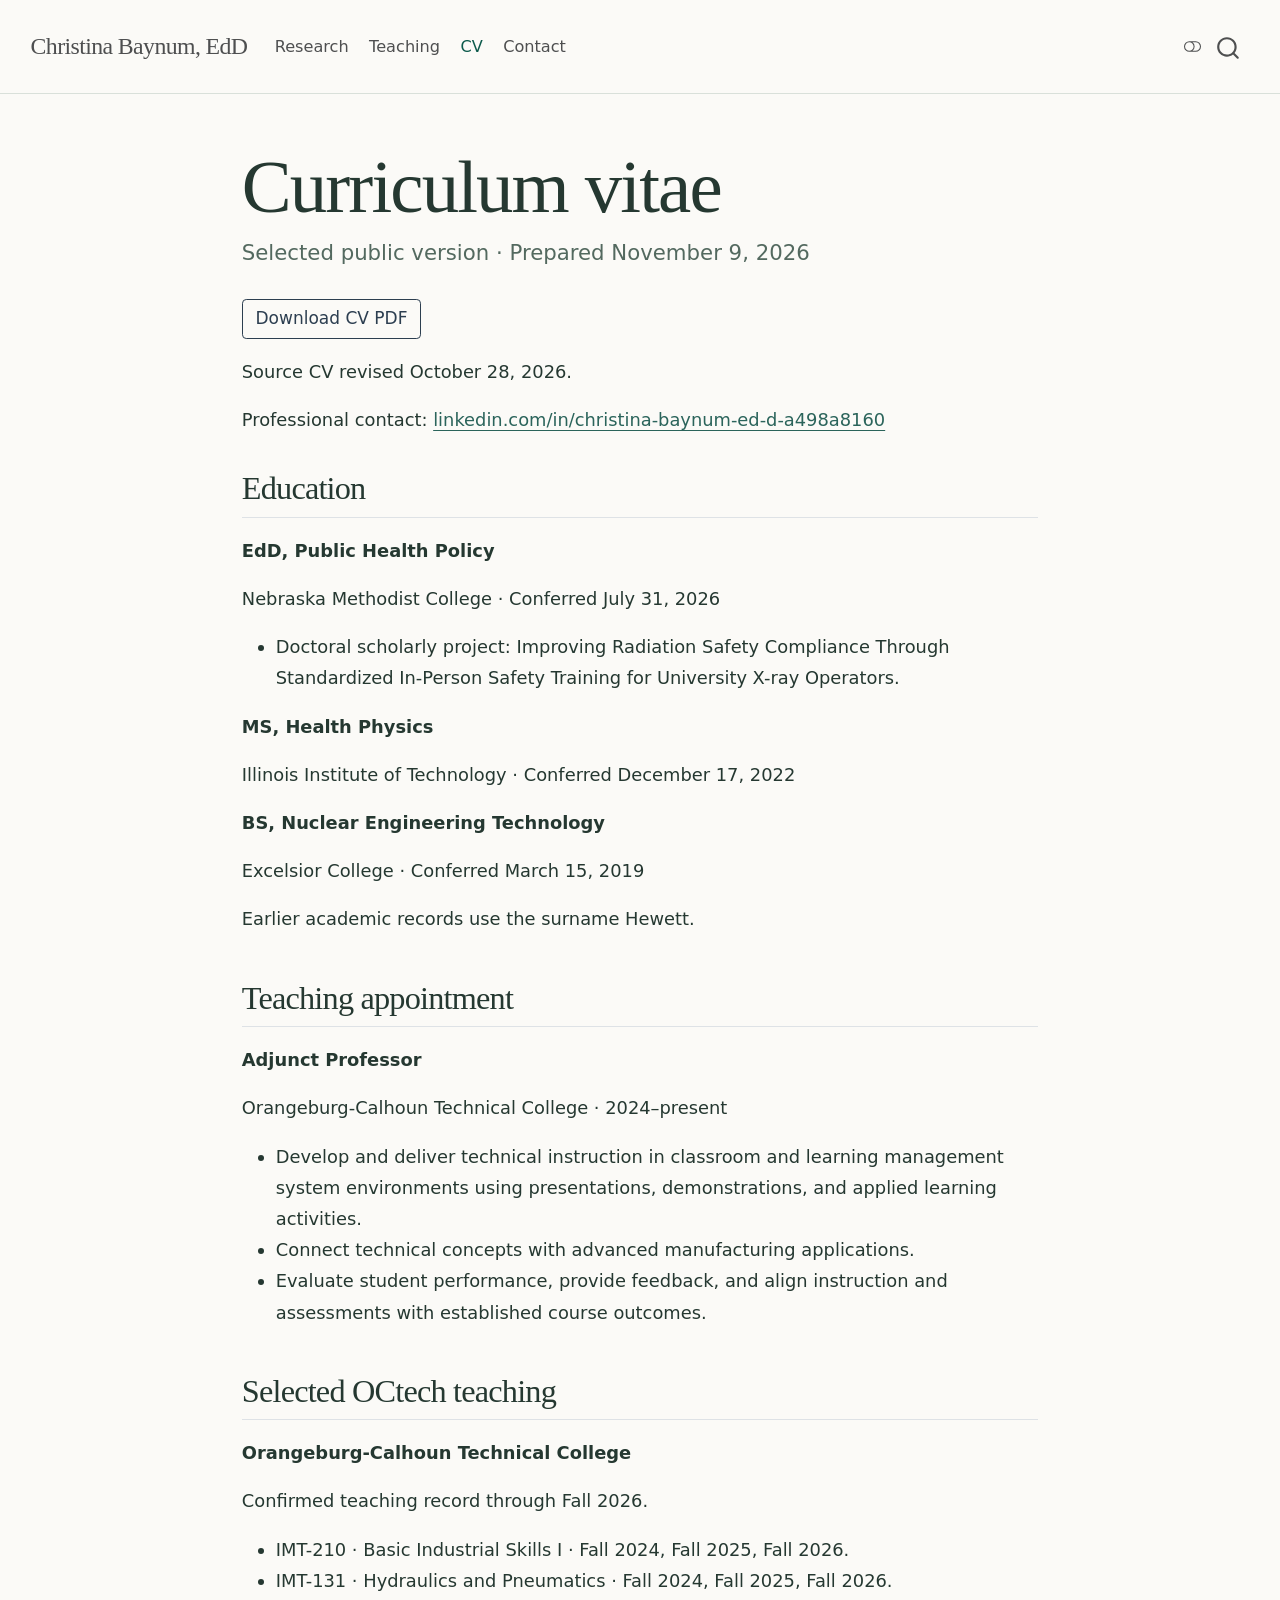
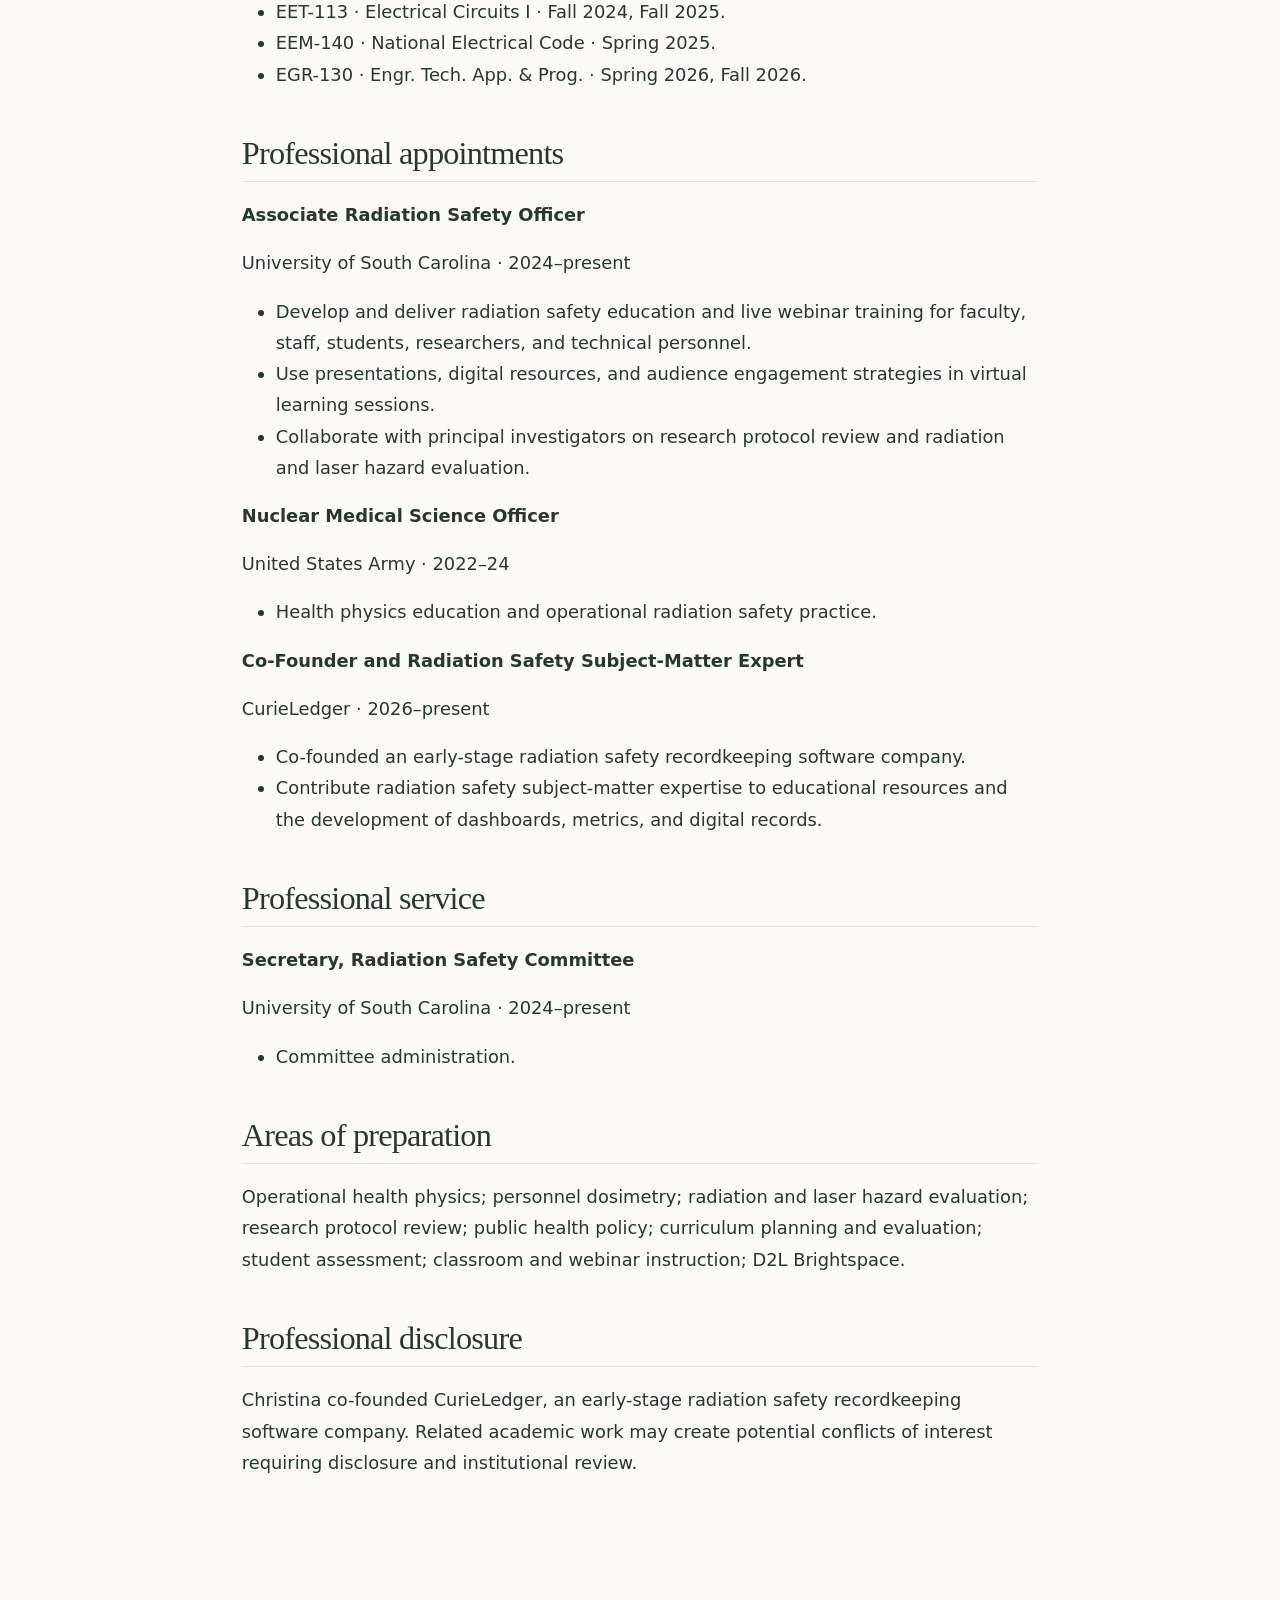
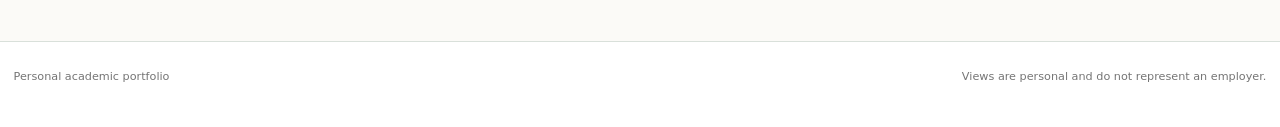
<file: cv.html>
<!DOCTYPE html>
<html xmlns="http://www.w3.org/1999/xhtml" lang="en" xml:lang="en"><head>

<meta charset="utf-8">
<meta name="generator" content="quarto-1.11.9">

<meta name="viewport" content="width=device-width, initial-scale=1.0, user-scalable=yes">


<title>Curriculum vitae – Christina Baynum, EdD</title>
<style>
/* Default styles provided by pandoc.
** See https://pandoc.org/MANUAL.html#variables-for-html for config info.
*/
span.smallcaps{font-variant: small-caps;}
div.columns{display: flex; gap: 1.5em;}
div.column{flex: auto;}
@media screen {
div.columns{gap: min(4vw, 1.5em);}
div.column{overflow-x: auto;}
}
div.hanging-indent{margin-left: 1.5em; text-indent: -1.5em;}
ul.task-list{list-style: none;}
ul.task-list li input[type="checkbox"] {
  width: 0.8em;
  margin: 0 0.8em 0.2em -1em; /* quarto-specific, see https://github.com/quarto-dev/quarto-cli/issues/4556 */ 
  vertical-align: middle;
}
</style>


<script src="site_libs/quarto-nav/quarto-nav.js"></script>
<script src="site_libs/quarto-nav/headroom.min.js"></script>
<script src="site_libs/clipboard/clipboard.min.js"></script>
<script src="site_libs/quarto-search/autocomplete.umd.js"></script>
<script src="site_libs/quarto-search/fuse.min.js"></script>
<script src="site_libs/quarto-search/quarto-search.js"></script>
<meta name="quarto:offset" content="./">
<script src="site_libs/quarto-html/quarto.js" type="module"></script>
<script src="site_libs/quarto-html/tabsets/tabsets.js" type="module"></script>
<script src="site_libs/quarto-html/scrollable-regions/scrollable-regions.js" type="module"></script>
<script src="site_libs/quarto-html/popper.min.js"></script>
<script src="site_libs/quarto-html/tippy.umd.min.js"></script>
<script src="site_libs/quarto-html/anchor.min.js"></script>
<link href="site_libs/quarto-html/tippy.css" rel="stylesheet">
<link href="site_libs/quarto-html/quarto-syntax-highlighting-63b5708e65d6cd79cd7618c58d0c21e7.css" rel="stylesheet" class="quarto-color-scheme" id="quarto-text-highlighting-styles">
<link href="site_libs/quarto-html/quarto-syntax-highlighting-dark-447e42e69aaa9833c0ba1b986f430b20.css" rel="stylesheet" class="quarto-color-scheme quarto-color-alternate" id="quarto-text-highlighting-styles">
<link href="site_libs/quarto-html/quarto-syntax-highlighting-63b5708e65d6cd79cd7618c58d0c21e7.css" rel="stylesheet" class="quarto-color-scheme-extra" id="quarto-text-highlighting-styles">
<script src="site_libs/bootstrap/bootstrap.min.js"></script>
<link href="site_libs/bootstrap/bootstrap-icons.css" rel="stylesheet">
<link href="site_libs/bootstrap/bootstrap-bd1dfc933d865eaa477dab5177700070.min.css" rel="stylesheet" append-hash="true" class="quarto-color-scheme" id="quarto-bootstrap" data-mode="light">
<link href="site_libs/bootstrap/bootstrap-dark-4abf25ec545a1bbc6d832a43c02fbeb4.min.css" rel="stylesheet" append-hash="true" class="quarto-color-scheme quarto-color-alternate" id="quarto-bootstrap" data-mode="dark">
<link href="site_libs/bootstrap/bootstrap-bd1dfc933d865eaa477dab5177700070.min.css" rel="stylesheet" append-hash="true" class="quarto-color-scheme-extra" id="quarto-bootstrap" data-mode="light">
<script id="quarto-search-options" type="application/json">{
  "location": "navbar",
  "copy-button": false,
  "collapse-after": 3,
  "panel-placement": "end",
  "type": "overlay",
  "limit": 50,
  "keyboard-shortcut": [
    "f",
    "/",
    "s"
  ],
  "show-item-context": false,
  "language": {
    "search-no-results-text": "No results",
    "search-matching-documents-text": "matching documents",
    "search-copy-link-title": "Copy link to search",
    "search-hide-matches-text": "Hide additional matches",
    "search-more-match-text": "more match in this document",
    "search-more-matches-text": "more matches in this document",
    "search-clear-button-title": "Clear",
    "search-text-placeholder": "",
    "search-detached-cancel-button-title": "Cancel",
    "search-submit-button-title": "Submit",
    "search-label": "Search"
  }
}</script>


<link rel="stylesheet" href="styles.css">
</head>

<body class="nav-fixed fullcontent quarto-light"><a id="quarto-skip-link" class="visually-hidden-focusable" href="#quarto-document-content">Skip to main content</a><script id="quarto-html-before-body" type="application/javascript">
    const toggleBodyColorMode = (bsSheetEl) => {
      const mode = bsSheetEl.getAttribute("data-mode");
      const bodyEl = window.document.querySelector("body");
      if (mode === "dark") {
        bodyEl.classList.add("quarto-dark");
        bodyEl.classList.remove("quarto-light");
      } else {
        bodyEl.classList.add("quarto-light");
        bodyEl.classList.remove("quarto-dark");
      }
    }
    const toggleBodyColorPrimary = () => {
      const bsSheetEl = window.document.querySelector("link#quarto-bootstrap:not([rel=disabled-stylesheet])");
      if (bsSheetEl) {
        toggleBodyColorMode(bsSheetEl);
      }
    }
    const setColorSchemeToggle = (alternate) => {
      const toggles = window.document.querySelectorAll('.quarto-color-scheme-toggle');
      for (let i=0; i < toggles.length; i++) {
        const toggle = toggles[i];
        if (toggle) {
          toggle.setAttribute("aria-checked", alternate ? "true" : "false");
          if (alternate) {
            toggle.classList.add("alternate");
          } else {
            toggle.classList.remove("alternate");
          }
        }
      }
    };
    const toggleColorMode = (alternate) => {
      // Switch the stylesheets
      const primaryStylesheets = window.document.querySelectorAll('link.quarto-color-scheme:not(.quarto-color-alternate)');
      const alternateStylesheets = window.document.querySelectorAll('link.quarto-color-scheme.quarto-color-alternate');
      manageTransitions('#quarto-margin-sidebar .nav-link', false);
      if (alternate) {
        // note: dark is layered on light, we don't disable primary!
        enableStylesheet(alternateStylesheets);
        for (const sheetNode of alternateStylesheets) {
          if (sheetNode.id === "quarto-bootstrap") {
            toggleBodyColorMode(sheetNode);
          }
        }
      } else {
        disableStylesheet(alternateStylesheets);
        enableStylesheet(primaryStylesheets)
        toggleBodyColorPrimary();
      }
      manageTransitions('#quarto-margin-sidebar .nav-link', true);
      // Switch the toggles
      setColorSchemeToggle(alternate)
    }
    // Hack to workaround the fact that safari doesn't
    // properly recolor the scrollbar when toggling (#1455).
    // Not run on load: stylesheets are set before first paint there, and
    // scrolling would undo the scroll to a URL fragment (#14973).
    // The one pixel nudge keeps the reader where they were.
    const refreshSafariScrollbar = () => {
      if (navigator.userAgent.indexOf('Safari') > 0 && navigator.userAgent.indexOf('Chrome') == -1) {
        manageTransitions("body", false);
        const scrollY = window.scrollY;
        window.scrollTo(0, scrollY > 0 ? scrollY - 1 : 1);
        setTimeout(() => {
          window.scrollTo(0, scrollY);
          manageTransitions("body", true);
        }, 40);
      }
    }
    const disableStylesheet = (stylesheets) => {
      for (let i=0; i < stylesheets.length; i++) {
        const stylesheet = stylesheets[i];
        stylesheet.rel = 'disabled-stylesheet';
      }
    }
    const enableStylesheet = (stylesheets) => {
      for (let i=0; i < stylesheets.length; i++) {
        const stylesheet = stylesheets[i];
        if(stylesheet.rel !== 'stylesheet') { // for Chrome, which will still FOUC without this check
          stylesheet.rel = 'stylesheet';
        }
      }
    }
    const manageTransitions = (selector, allowTransitions) => {
      const els = window.document.querySelectorAll(selector);
      for (let i=0; i < els.length; i++) {
        const el = els[i];
        if (allowTransitions) {
          el.classList.remove('notransition');
        } else {
          el.classList.add('notransition');
        }
      }
    }
    const isFileUrl = () => {
      return window.location.protocol === 'file:';
    }
    const hasAlternateSentinel = () => {
      let styleSentinel = getColorSchemeSentinel();
      if (styleSentinel !== null) {
        return styleSentinel === "alternate";
      } else {
        return false;
      }
    }
    const setStyleSentinel = (alternate) => {
      const value = alternate ? "alternate" : "default";
      if (!isFileUrl()) {
        window.localStorage.setItem("quarto-color-scheme", value);
      } else {
        localAlternateSentinel = value;
      }
    }
    const getColorSchemeSentinel = () => {
      if (!isFileUrl()) {
        const storageValue = window.localStorage.getItem("quarto-color-scheme");
        return storageValue != null ? storageValue : localAlternateSentinel;
      } else {
        return localAlternateSentinel;
      }
    }
    const toggleGiscusIfUsed = (isAlternate, darkModeDefault) => {
      const baseTheme = document.querySelector('#giscus-base-theme')?.value ?? 'light';
      const alternateTheme = document.querySelector('#giscus-alt-theme')?.value ?? 'dark';
      let newTheme = '';
      if(authorPrefersDark) {
        newTheme = isAlternate ? baseTheme : alternateTheme;
      } else {
        newTheme = isAlternate ? alternateTheme : baseTheme;
      }
      const changeGiscusTheme = () => {
        // From: https://github.com/giscus/giscus/issues/336
        const sendMessage = (message) => {
          const iframe = document.querySelector('iframe.giscus-frame');
          if (!iframe) return;
          iframe.contentWindow.postMessage({ giscus: message }, 'https://giscus.app');
        }
        sendMessage({
          setConfig: {
            theme: newTheme
          }
        });
      }
      const isGiscussLoaded = window.document.querySelector('iframe.giscus-frame') !== null;
      if (isGiscussLoaded) {
        changeGiscusTheme();
      }
    };
    const authorPrefersDark = false;
    const darkModeDefault = authorPrefersDark;
      document.querySelector('link#quarto-text-highlighting-styles.quarto-color-scheme-extra').rel = 'disabled-stylesheet';
      document.querySelector('link#quarto-bootstrap.quarto-color-scheme-extra').rel = 'disabled-stylesheet';
    let localAlternateSentinel = darkModeDefault ? 'alternate' : 'default';
    // Dark / light mode switch
    window.quartoToggleColorScheme = () => {
      // Read the current dark / light value
      let toAlternate = !hasAlternateSentinel();
      toggleColorMode(toAlternate);
      refreshSafariScrollbar();
      setStyleSentinel(toAlternate);
      toggleGiscusIfUsed(toAlternate, darkModeDefault);
      window.dispatchEvent(new Event('resize'));
    };
    // Switch to dark mode if need be
    if (hasAlternateSentinel()) {
      toggleColorMode(true);
    } else {
      toggleColorMode(false);
    }
  </script>

<div id="quarto-search-results"></div>
  <header id="quarto-header" class="headroom fixed-top">
    <nav class="navbar navbar-expand-lg " data-bs-theme="dark" aria-label="Site">
      <div class="navbar-container container-fluid">
      <div class="navbar-brand-container mx-auto">
    <a class="navbar-brand" href="./index.html">
    <span class="navbar-title">Christina Baynum, EdD</span>
    </a>
  </div>
          <button class="navbar-toggler" type="button" data-bs-toggle="collapse" data-bs-target="#navbarCollapse" aria-controls="navbarCollapse" aria-expanded="false" aria-label="Toggle navigation" onclick="if (window.quartoToggleHeadroom) { window.quartoToggleHeadroom(); }">
  <span class="navbar-toggler-icon"></span>
</button>
          <div class="collapse navbar-collapse" id="navbarCollapse">
            <ul class="navbar-nav navbar-nav-scroll me-auto">
  <li class="nav-item">
    <a class="nav-link" href="./research.html"> 
<span class="menu-text">Research</span></a>
  </li>  
  <li class="nav-item">
    <a class="nav-link" href="./teaching.html"> 
<span class="menu-text">Teaching</span></a>
  </li>  
  <li class="nav-item">
    <a class="nav-link active" href="./cv.html" aria-current="page"> 
<span class="menu-text">CV</span></a>
  </li>  
  <li class="nav-item">
    <a class="nav-link" href="./contact.html"> 
<span class="menu-text">Contact</span></a>
  </li>  
</ul>
          </div> <!-- /navcollapse -->
            <div class="quarto-navbar-tools">
  <button type="button" role="switch" aria-checked="false" class="quarto-color-scheme-toggle quarto-navigation-tool  px-1" onclick="window.quartoToggleColorScheme(); return false;" title="Toggle dark mode" aria-label="Toggle dark mode"><i class="bi"></i></button>
</div>
            <div id="quarto-search" class="" title="Search"></div>
      </div> <!-- /container-fluid -->
    </nav>
</header>
<!-- content -->
<div id="quarto-content" class="quarto-container page-columns page-rows-contents page-layout-article page-navbar">
<!-- sidebar -->
<!-- margin-sidebar -->
    
<!-- main -->
<main class="content" id="quarto-document-content" tabindex="-1">


<header id="title-block-header" class="quarto-title-block default">
<div class="quarto-title">
<h1 class="title">Curriculum vitae</h1>
<p class="subtitle lead">Selected public version · Prepared November 9, 2026</p>
</div>



<div class="quarto-title-meta">

    
  
    
  </div>
  


</header>


<p><a href="downloads/Christina-Baynum-Public-CV.pdf" class="btn btn-outline-primary">Download CV PDF</a></p>
<p>Source CV revised October 28, 2026.</p>
<p>Professional contact: <a href="https://www.linkedin.com/in/christina-baynum-ed-d-a498a8160/">linkedin.com/in/christina-baynum-ed-d-a498a8160</a></p>
<section id="education" class="level2">
<h2 class="anchored" data-anchor-id="education">Education</h2>
<p><strong>EdD, Public Health Policy</strong></p>
<p>Nebraska Methodist College · Conferred July 31, 2026</p>
<ul>
<li>Doctoral scholarly project: Improving Radiation Safety Compliance Through Standardized In-Person Safety Training for University X-ray Operators.</li>
</ul>
<p><strong>MS, Health Physics</strong></p>
<p>Illinois Institute of Technology · Conferred December 17, 2022</p>
<p><strong>BS, Nuclear Engineering Technology</strong></p>
<p>Excelsior College · Conferred March 15, 2019</p>
<p>Earlier academic records use the surname Hewett.</p>
</section>
<section id="teaching-appointment" class="level2">
<h2 class="anchored" data-anchor-id="teaching-appointment">Teaching appointment</h2>
<p><strong>Adjunct Professor</strong></p>
<p>Orangeburg-Calhoun Technical College · 2024–present</p>
<ul>
<li>Develop and deliver technical instruction in classroom and learning management system environments using presentations, demonstrations, and applied learning activities.</li>
<li>Connect technical concepts with advanced manufacturing applications.</li>
<li>Evaluate student performance, provide feedback, and align instruction and assessments with established course outcomes.</li>
</ul>
</section>
<section id="selected-octech-teaching" class="level2">
<h2 class="anchored" data-anchor-id="selected-octech-teaching">Selected OCtech teaching</h2>
<p><strong>Orangeburg-Calhoun Technical College</strong></p>
<p>Confirmed teaching record through Fall 2026.</p>
<ul>
<li>IMT-210 · Basic Industrial Skills I · Fall 2024, Fall 2025, Fall 2026.</li>
<li>IMT-131 · Hydraulics and Pneumatics · Fall 2024, Fall 2025, Fall 2026.</li>
<li>EET-113 · Electrical Circuits I · Fall 2024, Fall 2025.</li>
<li>EEM-140 · National Electrical Code · Spring 2025.</li>
<li>EGR-130 · Engr. Tech. App. &amp; Prog. · Spring 2026, Fall 2026.</li>
</ul>
</section>
<section id="professional-appointments" class="level2">
<h2 class="anchored" data-anchor-id="professional-appointments">Professional appointments</h2>
<p><strong>Associate Radiation Safety Officer</strong></p>
<p>University of South Carolina · 2024–present</p>
<ul>
<li>Develop and deliver radiation safety education and live webinar training for faculty, staff, students, researchers, and technical personnel.</li>
<li>Use presentations, digital resources, and audience engagement strategies in virtual learning sessions.</li>
<li>Collaborate with principal investigators on research protocol review and radiation and laser hazard evaluation.</li>
</ul>
<p><strong>Nuclear Medical Science Officer</strong></p>
<p>United States Army · 2022–24</p>
<ul>
<li>Health physics education and operational radiation safety practice.</li>
</ul>
<p><strong>Co-Founder and Radiation Safety Subject-Matter Expert</strong></p>
<p>CurieLedger · 2026–present</p>
<ul>
<li>Co-founded an early-stage radiation safety recordkeeping software company.</li>
<li>Contribute radiation safety subject-matter expertise to educational resources and the development of dashboards, metrics, and digital records.</li>
</ul>
</section>
<section id="professional-service" class="level2">
<h2 class="anchored" data-anchor-id="professional-service">Professional service</h2>
<p><strong>Secretary, Radiation Safety Committee</strong></p>
<p>University of South Carolina · 2024–present</p>
<ul>
<li>Committee administration.</li>
</ul>
</section>
<section id="areas-of-preparation" class="level2">
<h2 class="anchored" data-anchor-id="areas-of-preparation">Areas of preparation</h2>
<p>Operational health physics; personnel dosimetry; radiation and laser hazard evaluation; research protocol review; public health policy; curriculum planning and evaluation; student assessment; classroom and webinar instruction; D2L Brightspace.</p>
</section>
<section id="professional-disclosure" class="level2">
<h2 class="anchored" data-anchor-id="professional-disclosure">Professional disclosure</h2>
<p>Christina co-founded CurieLedger, an early-stage radiation safety recordkeeping software company. Related academic work may create potential conflicts of interest requiring disclosure and institutional review.</p>


</section>

</main> <!-- /main -->
<script id="quarto-html-after-body" type="application/javascript">
  window.document.addEventListener("DOMContentLoaded", function (event) {
    // Ensure there is a toggle, if there isn't float one in the top right
    if (window.document.querySelector('.quarto-color-scheme-toggle') === null) {
      const toggle = window.document.createElement('button');
      toggle.type = "button";
      toggle.setAttribute("role", "switch");
      toggle.setAttribute("aria-checked", "false");
      toggle.classList.add('top-right');
      toggle.classList.add('quarto-color-scheme-toggle');
      toggle.setAttribute("aria-label", "Toggle dark mode");
      toggle.onclick = function() { try { window.quartoToggleColorScheme(); } catch {} return false; };
      const i = window.document.createElement("i");
      i.classList.add('bi');
      toggle.appendChild(i);
      // Put the toggle in a landmark of its own, so that landmark navigation
      // can reach it.
      //
      // The container is always a fresh direct child of body, and the toggle is
      // never moved into page furniture that the theme or the author controls.
      // The toggle is positioned against the page, so any ancestor that
      // establishes a containing block captures it: a positioned element or a
      // grid for position: absolute, and transform, filter, will-change or
      // contain for position: fixed. A direct child of body has none of these
      // to inherit, and the shift when one appears is silent and visual.
      //
      // ARIA says a document should have at most one banner, and axe reports a
      // duplicate whether or not the banners carry distinct labels. So use a
      // header when the page has no banner yet, and a named region otherwise.
      //
      // A header is a banner wherever it sits, unless it is inside sectioning
      // content, so this cannot just look at the children of body: a custom
      // page layout wraps the title block header in a plain div. An explicit
      // role="banner" always counts.
      const sectioning = 'article, aside, main, nav, section, [role="article"], [role="complementary"], [role="main"], [role="navigation"], [role="region"]';
      const hasBanner = Array.from(
        window.document.querySelectorAll('header:not([role]), [role="banner"]')
      ).some(function(el) {
        return el.hasAttribute("role") || el.closest(sectioning) === null;
      });
      const container = window.document.createElement(hasBanner ? "div" : "header");
      if (hasBanner) {
        container.setAttribute("role", "region");
        container.setAttribute("aria-label", "Toggle dark mode");
      }
      container.classList.add('quarto-color-scheme-toggle-container');
      container.appendChild(toggle);
      window.document.body.appendChild(container);
    }
    setColorSchemeToggle(hasAlternateSentinel())
    const icon = "";
    const anchorJS = new window.AnchorJS();
    anchorJS.options = {
      placement: 'right',
      icon: icon
    };
    anchorJS.add('.anchored');
    const isCodeAnnotation = (el) => {
      for (const clz of el.classList) {
        if (clz.startsWith('code-annotation-')) {                     
          return true;
        }
      }
      return false;
    }
    const onCopySuccess = function(e) {
      // button target
      const button = e.trigger;
      // don't keep focus
      button.blur();
      // flash "checked"
      button.classList.add('code-copy-button-checked');
      var currentTitle = button.getAttribute("title");
      button.setAttribute("title", "Copied!");
      let tooltip;
      if (window.bootstrap) {
        button.setAttribute("data-bs-toggle", "tooltip");
        button.setAttribute("data-bs-placement", "left");
        button.setAttribute("data-bs-title", "Copied!");
        tooltip = new bootstrap.Tooltip(button, 
          { trigger: "manual", 
            customClass: "code-copy-button-tooltip",
            offset: [0, -8]});
        tooltip.show();    
      }
      setTimeout(function() {
        if (tooltip) {
          tooltip.hide();
          button.removeAttribute("data-bs-title");
          button.removeAttribute("data-bs-toggle");
          button.removeAttribute("data-bs-placement");
        }
        button.setAttribute("title", currentTitle);
        button.classList.remove('code-copy-button-checked');
      }, 1000);
      // clear code selection
      e.clearSelection();
    }
    const getTextToCopy = function(trigger) {
      const outerScaffold = trigger.parentElement.cloneNode(true);
      const codeEl = outerScaffold.querySelector('code');
      for (const childEl of codeEl.children) {
        if (isCodeAnnotation(childEl)) {
          childEl.remove();
        }
      }
      return codeEl.innerText;
    }
    const clipboard = new window.ClipboardJS('.code-copy-button:not([data-in-quarto-modal])', {
      text: getTextToCopy
    });
    clipboard.on('success', onCopySuccess);
    if (window.document.getElementById('quarto-embedded-source-code-modal')) {
      const clipboardModal = new window.ClipboardJS('.code-copy-button[data-in-quarto-modal]', {
        text: getTextToCopy,
        container: window.document.getElementById('quarto-embedded-source-code-modal')
      });
      clipboardModal.on('success', onCopySuccess);
    }
      var localhostRegex = new RegExp(/^(?:http|https):\/\/localhost\:?[0-9]*\//);
      var mailtoRegex = new RegExp(/^mailto:/);
        var filterRegex = new RegExp("https:\/\/drchristinabaynum\.github\.io");
      var isInternal = (href) => {
          return filterRegex.test(href) || localhostRegex.test(href) || mailtoRegex.test(href);
      }
      // Inspect non-navigation links and adorn them if external
      window.quartoDecorateExternalLinks = function (root) {
     var links = (root || window.document).querySelectorAll('a[href]:not(.nav-link):not(.navbar-brand):not(.toc-action):not(.sidebar-link):not(.sidebar-item-toggle):not(.pagination-link):not(.no-external):not([aria-hidden]):not(.dropdown-item):not(.quarto-navigation-tool):not(.about-link)');
      for (var i=0; i<links.length; i++) {
        const link = links[i];
        if (!isInternal(link.href)) {
          // undo the damage that might have been done by quarto-nav.js in the case of
          // links that we want to consider external
          if (link.dataset.originalHref !== undefined) {
            link.href = link.dataset.originalHref;
          }
          if (!link.classList.contains('no-external-icon')) {
          }
        }
      }
      };
      window.quartoDecorateExternalLinks(window.document);
    // Esc closes the popup (WCAG 1.4.13) and focus leaving both trigger and
    // popup closes it (WCAG 2.4.11); tippy handles neither for interactive popups.
    const hideOnEscAndFocusOut = {
      name: 'hideOnEscAndFocusOut',
      defaultValue: true,
      fn(instance) {
        const dismiss = () => {
          // A show scheduled by the trigger delay would otherwise reopen it
          instance.clearDelayTimeouts();
          instance.hide();
        };
        const onKeyDown = (event) => {
          if (event.key !== 'Escape') {
            return;
          }
          // Keep Esc from also reaching page handlers (e.g. reveal.js overview),
          // except an open reveal.js slide menu, which Esc should close too.
          // The menu handles keys only when its keyboard option is on.
          const menuHandlesEsc = window.Reveal?.getPlugin?.('menu')?.isOpen() &&
            window.Reveal.getConfig().menu?.keyboard !== false;
          if (!menuHandlesEsc) {
            event.stopPropagation();
          }
          if (instance.popper.contains(window.document.activeElement)) {
            // Disabled while refocusing so the focus trigger does not reopen it
            instance.disable();
            instance.reference.focus();
            instance.enable();
          }
          dismiss();
        };
        const onFocusOut = (event) => {
          const target = event.relatedTarget;
          if (target && !instance.reference.contains(target) &&
              !instance.popper.contains(target)) {
            dismiss();
          }
        };
        // On the trigger too: a click trigger (code-annotations: select) has no
        // blur handling. Attached for the instance's lifetime so leaving the
        // trigger also cancels a show still pending on the trigger delay.
        instance.reference.addEventListener('focusout', onFocusOut);
        return {
          onShow() {
            window.document.addEventListener('keydown', onKeyDown, true);
            instance.popper.addEventListener('focusout', onFocusOut);
          },
          onHide() {
            window.document.removeEventListener('keydown', onKeyDown, true);
            instance.popper.removeEventListener('focusout', onFocusOut);
          },
          onDestroy() {
            instance.reference.removeEventListener('focusout', onFocusOut);
          },
        };
      },
    };
    function tippyHover(el, contentFn, onTriggerFn, onUntriggerFn) {
      const config = {
        allowHTML: true,
        maxWidth: 500,
        delay: 100,
        arrow: false,
        appendTo: function(el) {
            return el.parentElement;
        },
        interactive: true,
        interactiveBorder: 10,
        theme: 'quarto',
        placement: 'bottom-start',
        plugins: [hideOnEscAndFocusOut],
      };
      if (contentFn) {
        config.content = contentFn;
      }
      if (onTriggerFn) {
        config.onTrigger = onTriggerFn;
      }
      if (onUntriggerFn) {
        config.onUntrigger = onUntriggerFn;
      }
      window.tippy(el, config); 
    }
    const noterefs = window.document.querySelectorAll('a[role="doc-noteref"]');
    for (var i=0; i<noterefs.length; i++) {
      const ref = noterefs[i];
      tippyHover(ref, function() {
        // use id or data attribute instead here
        let href = ref.getAttribute('data-footnote-href') || ref.getAttribute('href');
        try { href = new URL(href).hash; } catch {}
        const id = href.replace(/^#\/?/, "");
        const note = window.document.getElementById(id);
        if (note) {
          return note.innerHTML;
        } else {
          return "";
        }
      });
    }
    const xrefs = window.document.querySelectorAll('a.quarto-xref');
    const processXRef = (id, note) => {
      // Strip column container classes
      const stripColumnClz = (el) => {
        el.classList.remove("page-full", "page-columns");
        if (el.children) {
          for (const child of el.children) {
            stripColumnClz(child);
          }
        }
      }
      stripColumnClz(note)
      if (id === null || id.startsWith('sec-')) {
        // Special case sections, only their first couple elements
        const container = document.createElement("div");
        if (note.children && note.children.length > 2) {
          container.appendChild(note.children[0].cloneNode(true));
          for (let i = 1; i < note.children.length; i++) {
            const child = note.children[i];
            if (child.tagName === "P" && child.innerText === "") {
              continue;
            } else {
              container.appendChild(child.cloneNode(true));
              break;
            }
          }
          if (window.Quarto?.typesetMath) {
            window.Quarto.typesetMath(container);
          }
          return container.innerHTML
        } else {
          if (window.Quarto?.typesetMath) {
            window.Quarto.typesetMath(note);
          }
          return note.innerHTML;
        }
      } else {
        // Remove any anchor links if they are present
        const anchorLink = note.querySelector('a.anchorjs-link');
        if (anchorLink) {
          anchorLink.remove();
        }
        if (window.Quarto?.typesetMath) {
          window.Quarto.typesetMath(note);
        }
        if (note.classList.contains("callout")) {
          return note.outerHTML;
        } else {
          return note.innerHTML;
        }
      }
    }
    for (var i=0; i<xrefs.length; i++) {
      const xref = xrefs[i];
      tippyHover(xref, undefined, function(instance) {
        instance.disable();
        let url = xref.getAttribute('href');
        let hash = undefined; 
        if (url.startsWith('#')) {
          hash = url;
        } else {
          try { hash = new URL(url).hash; } catch {}
        }
        if (hash) {
          const id = hash.replace(/^#\/?/, "");
          const note = window.document.getElementById(id);
          if (note !== null) {
            try {
              const html = processXRef(id, note.cloneNode(true));
              instance.setContent(html);
            } finally {
              instance.enable();
              instance.show();
            }
          } else {
            // See if we can fetch this
            fetch(url.split('#')[0])
            .then(res => res.text())
            .then(html => {
              const parser = new DOMParser();
              const htmlDoc = parser.parseFromString(html, "text/html");
              const note = htmlDoc.getElementById(id);
              if (note !== null) {
                const html = processXRef(id, note);
                instance.setContent(html);
              } 
            }).finally(() => {
              instance.enable();
              instance.show();
            });
          }
        } else {
          // See if we can fetch a full url (with no hash to target)
          // This is a special case and we should probably do some content thinning / targeting
          fetch(url)
          .then(res => res.text())
          .then(html => {
            const parser = new DOMParser();
            const htmlDoc = parser.parseFromString(html, "text/html");
            const note = htmlDoc.querySelector('main.content');
            if (note !== null) {
              // This should only happen for chapter cross references
              // (since there is no id in the URL)
              // remove the first header
              if (note.children.length > 0 && note.children[0].tagName === "HEADER") {
                note.children[0].remove();
              }
              const html = processXRef(null, note);
              instance.setContent(html);
            } 
          }).finally(() => {
            instance.enable();
            instance.show();
          });
        }
      }, function(instance) {
      });
    }
        let selectedAnnoteEl;
        const selectorForAnnotation = ( cell, annotation) => {
          let cellAttr = 'data-code-cell="' + cell + '"';
          let lineAttr = 'data-code-annotation="' +  annotation + '"';
          const selector = 'span[' + cellAttr + '][' + lineAttr + ']';
          return selector;
        }
        const selectCodeLines = (annoteEl) => {
          const doc = window.document;
          const targetCell = annoteEl.getAttribute("data-target-cell");
          const targetAnnotation = annoteEl.getAttribute("data-target-annotation");
          const annoteSpan = window.document.querySelector(selectorForAnnotation(targetCell, targetAnnotation));
          const lines = annoteSpan.getAttribute("data-code-lines").split(",");
          const lineIds = lines.map((line) => {
            return targetCell + "-" + line;
          })
          // Each band is positioned against its own containing block, which is
          // not the offsetParent of the lines, so place it from client rects.
          const placeBand = (band, firstEl, lastEl, codeBlock) => {
            const container = band.offsetParent;
            if (container === null) {
              return;
            }
            const containerRect = container.getBoundingClientRect();
            // Reveal.js scales slides with a transform, so convert client
            // pixels back to the CSS pixels of the container.
            const scale = containerRect.height / container.offsetHeight || 1;
            const firstRect = firstEl.getBoundingClientRect();
            const lastRect = lastEl.getBoundingClientRect();
            const top = (firstRect.top - containerRect.top) / scale - container.clientTop + container.scrollTop;
            const height = (lastRect.bottom - firstRect.top) / scale;
            band.style.top = top - 2 + "px";
            band.style.height = height + 4 + "px";
            if (codeBlock) {
              // Without the copy button wrapper, the containing block is wider
              // than the code block, so span the code block explicitly.
              const blockRect = codeBlock.getBoundingClientRect();
              band.style.left = (blockRect.left - containerRect.left) / scale - container.clientLeft + container.scrollLeft + "px";
              band.style.width = blockRect.width / scale + "px";
            }
          };
          if (lineIds.length > 0) {
            const el = window.document.getElementById(lineIds[0]);
            const lastEl = window.document.getElementById(lineIds[lineIds.length - 1]);
            const parent = el.parentElement.parentElement;
            // cook up a div (if necessary) and position it
            let div = window.document.getElementById("code-annotation-line-highlight");
            if (div === null) {
              div = window.document.createElement("div");
              div.setAttribute("id", "code-annotation-line-highlight");
              div.style.position = 'absolute';
              parent.appendChild(div);
            }
            placeBand(div, el, lastEl, parent.closest("div.sourceCode") || parent);
            let gutterDiv = window.document.getElementById("code-annotation-line-highlight-gutter");
            if (gutterDiv === null) {
              gutterDiv = window.document.createElement("div");
              gutterDiv.setAttribute("id", "code-annotation-line-highlight-gutter");
              gutterDiv.style.position = 'absolute';
              const codeCell = window.document.getElementById(targetCell);
              const gutter = codeCell.querySelector('.code-annotation-gutter');
              gutter.appendChild(gutterDiv);
            }
            placeBand(gutterDiv, el, lastEl);
            selectedAnnoteEl = annoteEl;
          }
        };
        const unselectCodeLines = () => {
          const elementsIds = ["code-annotation-line-highlight", "code-annotation-line-highlight-gutter"];
          elementsIds.forEach((elId) => {
            const div = window.document.getElementById(elId);
            if (div) {
              div.remove();
            }
          });
          selectedAnnoteEl = undefined;
        };
          // Handle positioning of the toggle
      window.addEventListener(
        "resize",
        throttle(() => {
          elRect = undefined;
          if (selectedAnnoteEl) {
            selectCodeLines(selectedAnnoteEl);
          }
        }, 10)
      );
      function throttle(fn, ms) {
      let throttle = false;
      let timer;
        return (...args) => {
          if(!throttle) { // first call gets through
              fn.apply(this, args);
              throttle = true;
          } else { // all the others get throttled
              if(timer) clearTimeout(timer); // cancel #2
              timer = setTimeout(() => {
                fn.apply(this, args);
                timer = throttle = false;
              }, ms);
          }
        };
      }
        // Attach click handler to the DT
        const annoteDls = window.document.querySelectorAll('dt[data-target-cell]');
        for (const annoteDlNode of annoteDls) {
          annoteDlNode.addEventListener('click', (event) => {
            const clickedEl = event.target;
            if (clickedEl !== selectedAnnoteEl) {
              unselectCodeLines();
              const activeEl = window.document.querySelector('dt[data-target-cell].code-annotation-active');
              if (activeEl) {
                activeEl.classList.remove('code-annotation-active');
              }
              selectCodeLines(clickedEl);
              clickedEl.classList.add('code-annotation-active');
            } else {
              // Unselect the line
              unselectCodeLines();
              clickedEl.classList.remove('code-annotation-active');
            }
          });
        }
    const findCites = (el) => {
      const parentEl = el.parentElement;
      if (parentEl) {
        const cites = parentEl.dataset.cites;
        if (cites) {
          return {
            el,
            cites: cites.split(' ')
          };
        } else {
          return findCites(el.parentElement)
        }
      } else {
        return undefined;
      }
    };
    var bibliorefs = window.document.querySelectorAll('a[role="doc-biblioref"]');
    for (var i=0; i<bibliorefs.length; i++) {
      const ref = bibliorefs[i];
      const citeInfo = findCites(ref);
      if (citeInfo) {
        tippyHover(citeInfo.el, function() {
          var popup = window.document.createElement('div');
          citeInfo.cites.forEach(function(cite) {
            var citeDiv = window.document.createElement('div');
            citeDiv.classList.add('hanging-indent');
            citeDiv.classList.add('csl-entry');
            var biblioDiv = window.document.getElementById('ref-' + cite);
            if (biblioDiv) {
              citeDiv.innerHTML = biblioDiv.innerHTML;
            }
            popup.appendChild(citeDiv);
          });
          return popup.innerHTML;
        });
      }
    }
  });
  </script>
  <script type="application/javascript">
  window.quartoScrollableRegionsLabels = {"code":"Scrollable code","output":"Scrollable output"};
  </script>
</div> <!-- /content -->
<footer class="footer">
  <div class="nav-footer">
    <div class="nav-footer-left">
<p>Personal academic portfolio</p>
</div>   
    <div class="nav-footer-center">
      &nbsp;
    </div>
    <div class="nav-footer-right">
<p>Views are personal and do not represent an employer.</p>
</div>
  </div>
</footer>




</body></html>
</file>
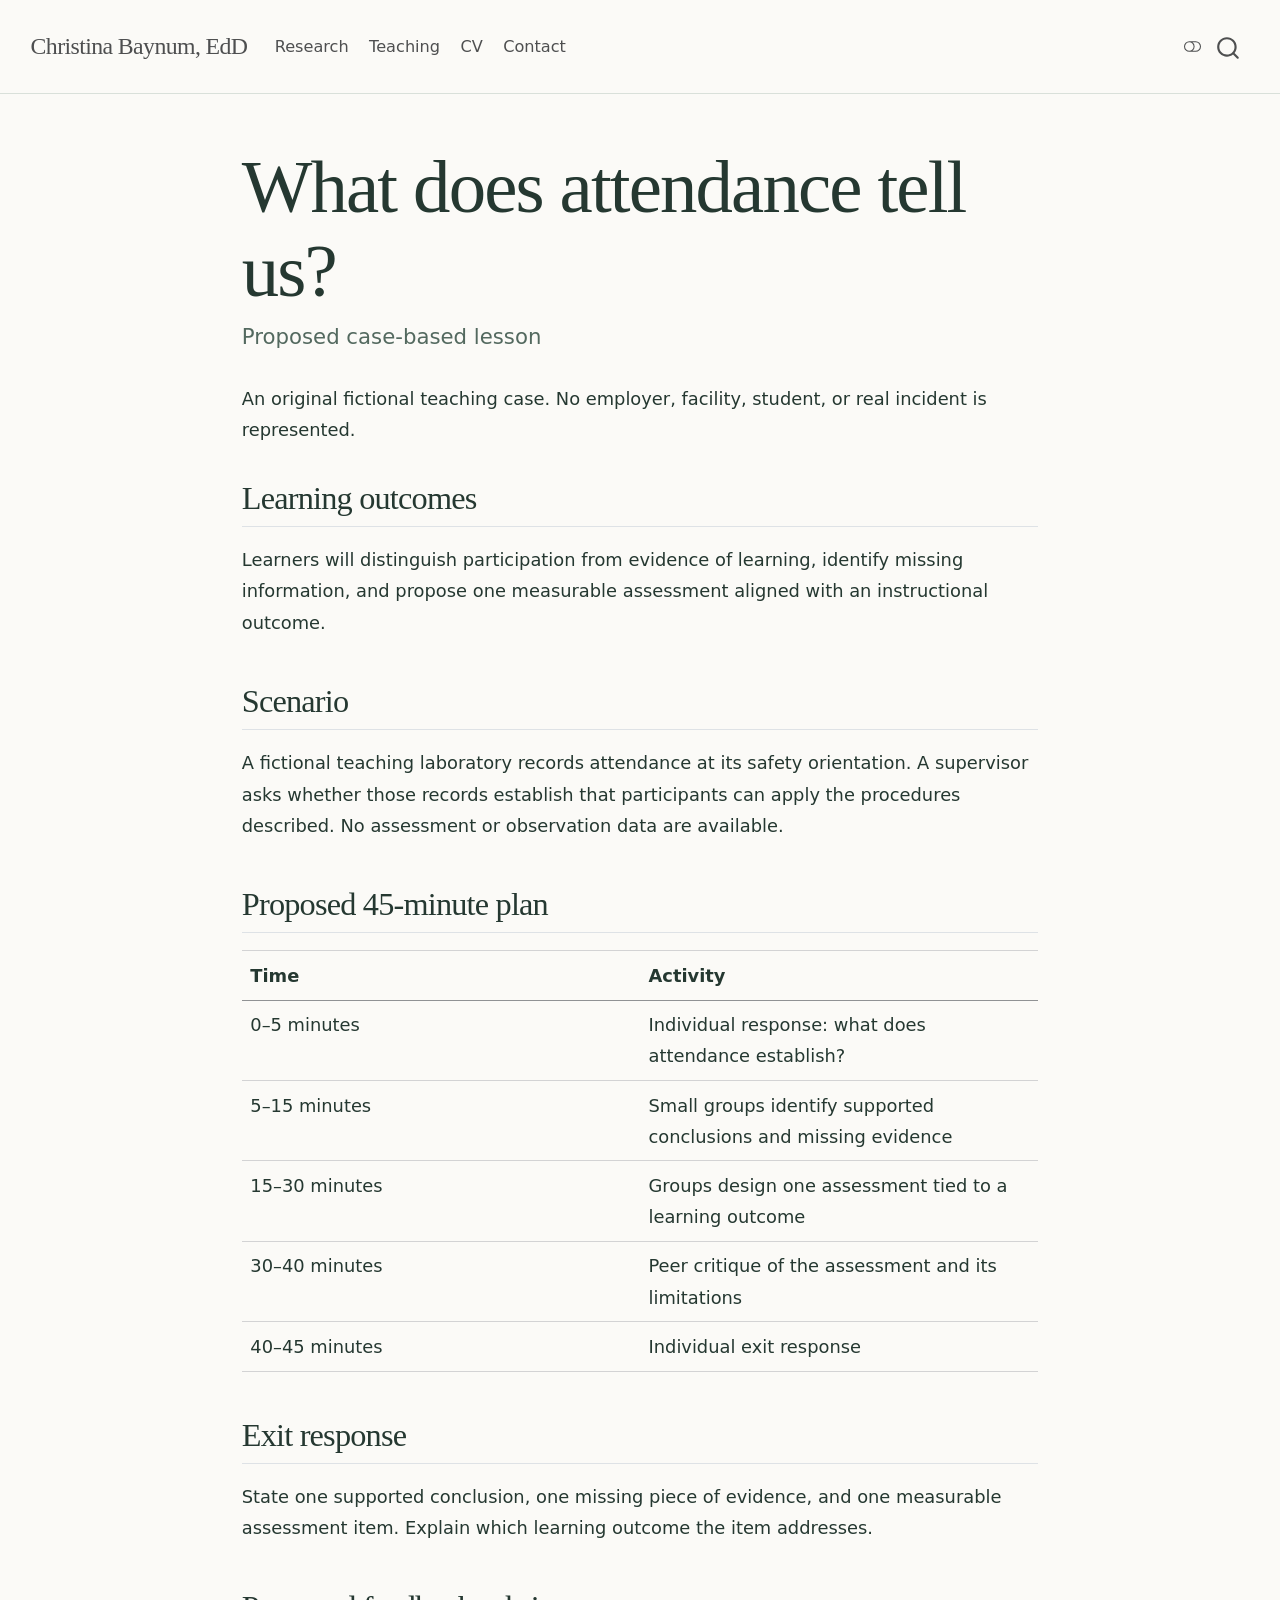
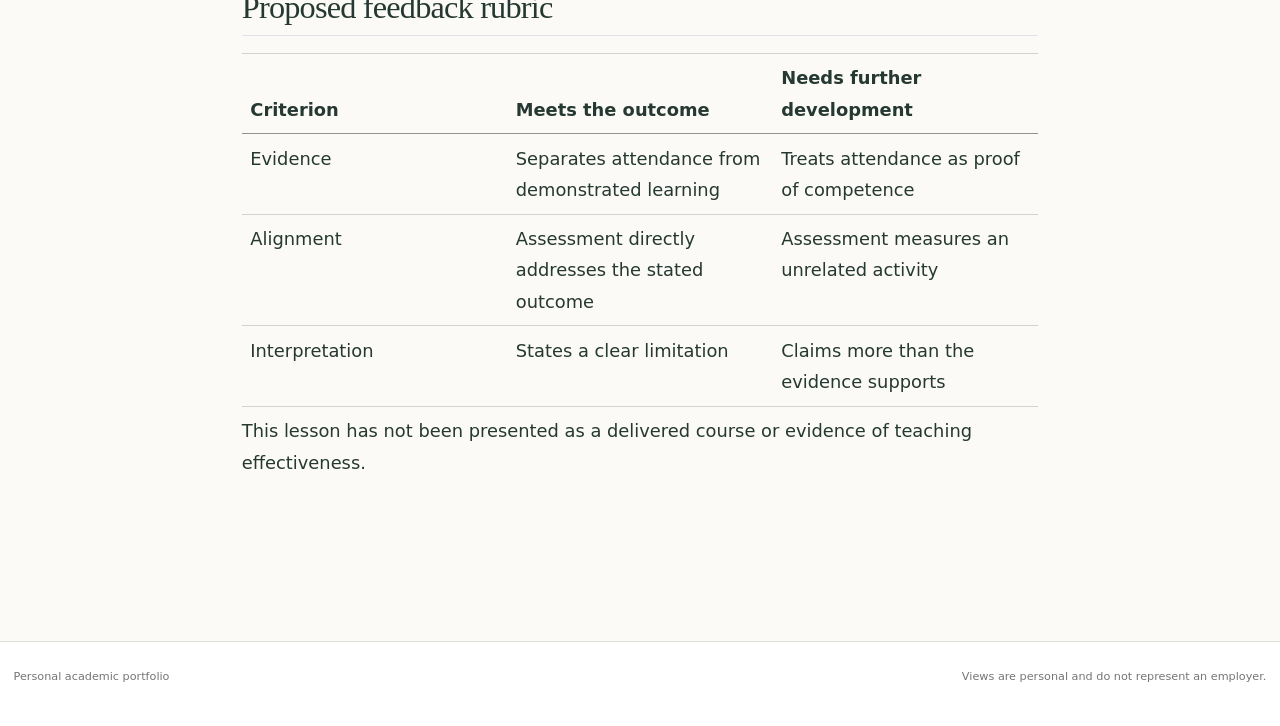
<file: lesson.html>
<!DOCTYPE html>
<html xmlns="http://www.w3.org/1999/xhtml" lang="en" xml:lang="en"><head>

<meta charset="utf-8">
<meta name="generator" content="quarto-1.11.9">

<meta name="viewport" content="width=device-width, initial-scale=1.0, user-scalable=yes">


<title>What does attendance tell us? – Christina Baynum, EdD</title>
<style>
/* Default styles provided by pandoc.
** See https://pandoc.org/MANUAL.html#variables-for-html for config info.
*/
span.smallcaps{font-variant: small-caps;}
div.columns{display: flex; gap: 1.5em;}
div.column{flex: auto;}
@media screen {
div.columns{gap: min(4vw, 1.5em);}
div.column{overflow-x: auto;}
}
div.hanging-indent{margin-left: 1.5em; text-indent: -1.5em;}
ul.task-list{list-style: none;}
ul.task-list li input[type="checkbox"] {
  width: 0.8em;
  margin: 0 0.8em 0.2em -1em; /* quarto-specific, see https://github.com/quarto-dev/quarto-cli/issues/4556 */ 
  vertical-align: middle;
}
</style>


<script src="site_libs/quarto-nav/quarto-nav.js"></script>
<script src="site_libs/quarto-nav/headroom.min.js"></script>
<script src="site_libs/clipboard/clipboard.min.js"></script>
<script src="site_libs/quarto-search/autocomplete.umd.js"></script>
<script src="site_libs/quarto-search/fuse.min.js"></script>
<script src="site_libs/quarto-search/quarto-search.js"></script>
<meta name="quarto:offset" content="./">
<script src="site_libs/quarto-html/quarto.js" type="module"></script>
<script src="site_libs/quarto-html/tabsets/tabsets.js" type="module"></script>
<script src="site_libs/quarto-html/scrollable-regions/scrollable-regions.js" type="module"></script>
<script src="site_libs/quarto-html/popper.min.js"></script>
<script src="site_libs/quarto-html/tippy.umd.min.js"></script>
<script src="site_libs/quarto-html/anchor.min.js"></script>
<link href="site_libs/quarto-html/tippy.css" rel="stylesheet">
<link href="site_libs/quarto-html/quarto-syntax-highlighting-63b5708e65d6cd79cd7618c58d0c21e7.css" rel="stylesheet" class="quarto-color-scheme" id="quarto-text-highlighting-styles">
<link href="site_libs/quarto-html/quarto-syntax-highlighting-dark-447e42e69aaa9833c0ba1b986f430b20.css" rel="stylesheet" class="quarto-color-scheme quarto-color-alternate" id="quarto-text-highlighting-styles">
<link href="site_libs/quarto-html/quarto-syntax-highlighting-63b5708e65d6cd79cd7618c58d0c21e7.css" rel="stylesheet" class="quarto-color-scheme-extra" id="quarto-text-highlighting-styles">
<script src="site_libs/bootstrap/bootstrap.min.js"></script>
<link href="site_libs/bootstrap/bootstrap-icons.css" rel="stylesheet">
<link href="site_libs/bootstrap/bootstrap-bd1dfc933d865eaa477dab5177700070.min.css" rel="stylesheet" append-hash="true" class="quarto-color-scheme" id="quarto-bootstrap" data-mode="light">
<link href="site_libs/bootstrap/bootstrap-dark-4abf25ec545a1bbc6d832a43c02fbeb4.min.css" rel="stylesheet" append-hash="true" class="quarto-color-scheme quarto-color-alternate" id="quarto-bootstrap" data-mode="dark">
<link href="site_libs/bootstrap/bootstrap-bd1dfc933d865eaa477dab5177700070.min.css" rel="stylesheet" append-hash="true" class="quarto-color-scheme-extra" id="quarto-bootstrap" data-mode="light">
<script id="quarto-search-options" type="application/json">{
  "location": "navbar",
  "copy-button": false,
  "collapse-after": 3,
  "panel-placement": "end",
  "type": "overlay",
  "limit": 50,
  "keyboard-shortcut": [
    "f",
    "/",
    "s"
  ],
  "show-item-context": false,
  "language": {
    "search-no-results-text": "No results",
    "search-matching-documents-text": "matching documents",
    "search-copy-link-title": "Copy link to search",
    "search-hide-matches-text": "Hide additional matches",
    "search-more-match-text": "more match in this document",
    "search-more-matches-text": "more matches in this document",
    "search-clear-button-title": "Clear",
    "search-text-placeholder": "",
    "search-detached-cancel-button-title": "Cancel",
    "search-submit-button-title": "Submit",
    "search-label": "Search"
  }
}</script>


<link rel="stylesheet" href="styles.css">
</head>

<body class="nav-fixed fullcontent quarto-light"><a id="quarto-skip-link" class="visually-hidden-focusable" href="#quarto-document-content">Skip to main content</a><script id="quarto-html-before-body" type="application/javascript">
    const toggleBodyColorMode = (bsSheetEl) => {
      const mode = bsSheetEl.getAttribute("data-mode");
      const bodyEl = window.document.querySelector("body");
      if (mode === "dark") {
        bodyEl.classList.add("quarto-dark");
        bodyEl.classList.remove("quarto-light");
      } else {
        bodyEl.classList.add("quarto-light");
        bodyEl.classList.remove("quarto-dark");
      }
    }
    const toggleBodyColorPrimary = () => {
      const bsSheetEl = window.document.querySelector("link#quarto-bootstrap:not([rel=disabled-stylesheet])");
      if (bsSheetEl) {
        toggleBodyColorMode(bsSheetEl);
      }
    }
    const setColorSchemeToggle = (alternate) => {
      const toggles = window.document.querySelectorAll('.quarto-color-scheme-toggle');
      for (let i=0; i < toggles.length; i++) {
        const toggle = toggles[i];
        if (toggle) {
          toggle.setAttribute("aria-checked", alternate ? "true" : "false");
          if (alternate) {
            toggle.classList.add("alternate");
          } else {
            toggle.classList.remove("alternate");
          }
        }
      }
    };
    const toggleColorMode = (alternate) => {
      // Switch the stylesheets
      const primaryStylesheets = window.document.querySelectorAll('link.quarto-color-scheme:not(.quarto-color-alternate)');
      const alternateStylesheets = window.document.querySelectorAll('link.quarto-color-scheme.quarto-color-alternate');
      manageTransitions('#quarto-margin-sidebar .nav-link', false);
      if (alternate) {
        // note: dark is layered on light, we don't disable primary!
        enableStylesheet(alternateStylesheets);
        for (const sheetNode of alternateStylesheets) {
          if (sheetNode.id === "quarto-bootstrap") {
            toggleBodyColorMode(sheetNode);
          }
        }
      } else {
        disableStylesheet(alternateStylesheets);
        enableStylesheet(primaryStylesheets)
        toggleBodyColorPrimary();
      }
      manageTransitions('#quarto-margin-sidebar .nav-link', true);
      // Switch the toggles
      setColorSchemeToggle(alternate)
    }
    // Hack to workaround the fact that safari doesn't
    // properly recolor the scrollbar when toggling (#1455).
    // Not run on load: stylesheets are set before first paint there, and
    // scrolling would undo the scroll to a URL fragment (#14973).
    // The one pixel nudge keeps the reader where they were.
    const refreshSafariScrollbar = () => {
      if (navigator.userAgent.indexOf('Safari') > 0 && navigator.userAgent.indexOf('Chrome') == -1) {
        manageTransitions("body", false);
        const scrollY = window.scrollY;
        window.scrollTo(0, scrollY > 0 ? scrollY - 1 : 1);
        setTimeout(() => {
          window.scrollTo(0, scrollY);
          manageTransitions("body", true);
        }, 40);
      }
    }
    const disableStylesheet = (stylesheets) => {
      for (let i=0; i < stylesheets.length; i++) {
        const stylesheet = stylesheets[i];
        stylesheet.rel = 'disabled-stylesheet';
      }
    }
    const enableStylesheet = (stylesheets) => {
      for (let i=0; i < stylesheets.length; i++) {
        const stylesheet = stylesheets[i];
        if(stylesheet.rel !== 'stylesheet') { // for Chrome, which will still FOUC without this check
          stylesheet.rel = 'stylesheet';
        }
      }
    }
    const manageTransitions = (selector, allowTransitions) => {
      const els = window.document.querySelectorAll(selector);
      for (let i=0; i < els.length; i++) {
        const el = els[i];
        if (allowTransitions) {
          el.classList.remove('notransition');
        } else {
          el.classList.add('notransition');
        }
      }
    }
    const isFileUrl = () => {
      return window.location.protocol === 'file:';
    }
    const hasAlternateSentinel = () => {
      let styleSentinel = getColorSchemeSentinel();
      if (styleSentinel !== null) {
        return styleSentinel === "alternate";
      } else {
        return false;
      }
    }
    const setStyleSentinel = (alternate) => {
      const value = alternate ? "alternate" : "default";
      if (!isFileUrl()) {
        window.localStorage.setItem("quarto-color-scheme", value);
      } else {
        localAlternateSentinel = value;
      }
    }
    const getColorSchemeSentinel = () => {
      if (!isFileUrl()) {
        const storageValue = window.localStorage.getItem("quarto-color-scheme");
        return storageValue != null ? storageValue : localAlternateSentinel;
      } else {
        return localAlternateSentinel;
      }
    }
    const toggleGiscusIfUsed = (isAlternate, darkModeDefault) => {
      const baseTheme = document.querySelector('#giscus-base-theme')?.value ?? 'light';
      const alternateTheme = document.querySelector('#giscus-alt-theme')?.value ?? 'dark';
      let newTheme = '';
      if(authorPrefersDark) {
        newTheme = isAlternate ? baseTheme : alternateTheme;
      } else {
        newTheme = isAlternate ? alternateTheme : baseTheme;
      }
      const changeGiscusTheme = () => {
        // From: https://github.com/giscus/giscus/issues/336
        const sendMessage = (message) => {
          const iframe = document.querySelector('iframe.giscus-frame');
          if (!iframe) return;
          iframe.contentWindow.postMessage({ giscus: message }, 'https://giscus.app');
        }
        sendMessage({
          setConfig: {
            theme: newTheme
          }
        });
      }
      const isGiscussLoaded = window.document.querySelector('iframe.giscus-frame') !== null;
      if (isGiscussLoaded) {
        changeGiscusTheme();
      }
    };
    const authorPrefersDark = false;
    const darkModeDefault = authorPrefersDark;
      document.querySelector('link#quarto-text-highlighting-styles.quarto-color-scheme-extra').rel = 'disabled-stylesheet';
      document.querySelector('link#quarto-bootstrap.quarto-color-scheme-extra').rel = 'disabled-stylesheet';
    let localAlternateSentinel = darkModeDefault ? 'alternate' : 'default';
    // Dark / light mode switch
    window.quartoToggleColorScheme = () => {
      // Read the current dark / light value
      let toAlternate = !hasAlternateSentinel();
      toggleColorMode(toAlternate);
      refreshSafariScrollbar();
      setStyleSentinel(toAlternate);
      toggleGiscusIfUsed(toAlternate, darkModeDefault);
      window.dispatchEvent(new Event('resize'));
    };
    // Switch to dark mode if need be
    if (hasAlternateSentinel()) {
      toggleColorMode(true);
    } else {
      toggleColorMode(false);
    }
  </script>

<div id="quarto-search-results"></div>
  <header id="quarto-header" class="headroom fixed-top">
    <nav class="navbar navbar-expand-lg " data-bs-theme="dark" aria-label="Site">
      <div class="navbar-container container-fluid">
      <div class="navbar-brand-container mx-auto">
    <a class="navbar-brand" href="./index.html">
    <span class="navbar-title">Christina Baynum, EdD</span>
    </a>
  </div>
          <button class="navbar-toggler" type="button" data-bs-toggle="collapse" data-bs-target="#navbarCollapse" aria-controls="navbarCollapse" aria-expanded="false" aria-label="Toggle navigation" onclick="if (window.quartoToggleHeadroom) { window.quartoToggleHeadroom(); }">
  <span class="navbar-toggler-icon"></span>
</button>
          <div class="collapse navbar-collapse" id="navbarCollapse">
            <ul class="navbar-nav navbar-nav-scroll me-auto">
  <li class="nav-item">
    <a class="nav-link" href="./research.html"> 
<span class="menu-text">Research</span></a>
  </li>  
  <li class="nav-item">
    <a class="nav-link" href="./teaching.html"> 
<span class="menu-text">Teaching</span></a>
  </li>  
  <li class="nav-item">
    <a class="nav-link" href="./cv.html"> 
<span class="menu-text">CV</span></a>
  </li>  
  <li class="nav-item">
    <a class="nav-link" href="./contact.html"> 
<span class="menu-text">Contact</span></a>
  </li>  
</ul>
          </div> <!-- /navcollapse -->
            <div class="quarto-navbar-tools">
  <button type="button" role="switch" aria-checked="false" class="quarto-color-scheme-toggle quarto-navigation-tool  px-1" onclick="window.quartoToggleColorScheme(); return false;" title="Toggle dark mode" aria-label="Toggle dark mode"><i class="bi"></i></button>
</div>
            <div id="quarto-search" class="" title="Search"></div>
      </div> <!-- /container-fluid -->
    </nav>
</header>
<!-- content -->
<div id="quarto-content" class="quarto-container page-columns page-rows-contents page-layout-article page-navbar">
<!-- sidebar -->
<!-- margin-sidebar -->
    
<!-- main -->
<main class="content" id="quarto-document-content" tabindex="-1">


<header id="title-block-header" class="quarto-title-block default">
<div class="quarto-title">
<h1 class="title">What does attendance tell us?</h1>
<p class="subtitle lead">Proposed case-based lesson</p>
</div>



<div class="quarto-title-meta">

    
  
    
  </div>
  


</header>


<p>An original fictional teaching case. No employer, facility, student, or real incident is represented.</p>
<section id="learning-outcomes" class="level2">
<h2 class="anchored" data-anchor-id="learning-outcomes">Learning outcomes</h2>
<p>Learners will distinguish participation from evidence of learning, identify missing information, and propose one measurable assessment aligned with an instructional outcome.</p>
</section>
<section id="scenario" class="level2">
<h2 class="anchored" data-anchor-id="scenario">Scenario</h2>
<p>A fictional teaching laboratory records attendance at its safety orientation. A supervisor asks whether those records establish that participants can apply the procedures described. No assessment or observation data are available.</p>
</section>
<section id="proposed-45-minute-plan" class="level2">
<h2 class="anchored" data-anchor-id="proposed-45-minute-plan">Proposed 45-minute plan</h2>
<table class="caption-top table">
<colgroup>
<col style="width: 50%">
<col style="width: 50%">
</colgroup>
<thead>
<tr class="header">
<th>Time</th>
<th>Activity</th>
</tr>
</thead>
<tbody>
<tr class="odd">
<td>0–5 minutes</td>
<td>Individual response: what does attendance establish?</td>
</tr>
<tr class="even">
<td>5–15 minutes</td>
<td>Small groups identify supported conclusions and missing evidence</td>
</tr>
<tr class="odd">
<td>15–30 minutes</td>
<td>Groups design one assessment tied to a learning outcome</td>
</tr>
<tr class="even">
<td>30–40 minutes</td>
<td>Peer critique of the assessment and its limitations</td>
</tr>
<tr class="odd">
<td>40–45 minutes</td>
<td>Individual exit response</td>
</tr>
</tbody>
</table>
</section>
<section id="exit-response" class="level2">
<h2 class="anchored" data-anchor-id="exit-response">Exit response</h2>
<p>State one supported conclusion, one missing piece of evidence, and one measurable assessment item. Explain which learning outcome the item addresses.</p>
</section>
<section id="proposed-feedback-rubric" class="level2">
<h2 class="anchored" data-anchor-id="proposed-feedback-rubric">Proposed feedback rubric</h2>
<table class="caption-top table">
<colgroup>
<col style="width: 33%">
<col style="width: 33%">
<col style="width: 33%">
</colgroup>
<thead>
<tr class="header">
<th>Criterion</th>
<th>Meets the outcome</th>
<th>Needs further development</th>
</tr>
</thead>
<tbody>
<tr class="odd">
<td>Evidence</td>
<td>Separates attendance from demonstrated learning</td>
<td>Treats attendance as proof of competence</td>
</tr>
<tr class="even">
<td>Alignment</td>
<td>Assessment directly addresses the stated outcome</td>
<td>Assessment measures an unrelated activity</td>
</tr>
<tr class="odd">
<td>Interpretation</td>
<td>States a clear limitation</td>
<td>Claims more than the evidence supports</td>
</tr>
</tbody>
</table>
<p>This lesson has not been presented as a delivered course or evidence of teaching effectiveness.</p>


</section>

</main> <!-- /main -->
<script id="quarto-html-after-body" type="application/javascript">
  window.document.addEventListener("DOMContentLoaded", function (event) {
    // Ensure there is a toggle, if there isn't float one in the top right
    if (window.document.querySelector('.quarto-color-scheme-toggle') === null) {
      const toggle = window.document.createElement('button');
      toggle.type = "button";
      toggle.setAttribute("role", "switch");
      toggle.setAttribute("aria-checked", "false");
      toggle.classList.add('top-right');
      toggle.classList.add('quarto-color-scheme-toggle');
      toggle.setAttribute("aria-label", "Toggle dark mode");
      toggle.onclick = function() { try { window.quartoToggleColorScheme(); } catch {} return false; };
      const i = window.document.createElement("i");
      i.classList.add('bi');
      toggle.appendChild(i);
      // Put the toggle in a landmark of its own, so that landmark navigation
      // can reach it.
      //
      // The container is always a fresh direct child of body, and the toggle is
      // never moved into page furniture that the theme or the author controls.
      // The toggle is positioned against the page, so any ancestor that
      // establishes a containing block captures it: a positioned element or a
      // grid for position: absolute, and transform, filter, will-change or
      // contain for position: fixed. A direct child of body has none of these
      // to inherit, and the shift when one appears is silent and visual.
      //
      // ARIA says a document should have at most one banner, and axe reports a
      // duplicate whether or not the banners carry distinct labels. So use a
      // header when the page has no banner yet, and a named region otherwise.
      //
      // A header is a banner wherever it sits, unless it is inside sectioning
      // content, so this cannot just look at the children of body: a custom
      // page layout wraps the title block header in a plain div. An explicit
      // role="banner" always counts.
      const sectioning = 'article, aside, main, nav, section, [role="article"], [role="complementary"], [role="main"], [role="navigation"], [role="region"]';
      const hasBanner = Array.from(
        window.document.querySelectorAll('header:not([role]), [role="banner"]')
      ).some(function(el) {
        return el.hasAttribute("role") || el.closest(sectioning) === null;
      });
      const container = window.document.createElement(hasBanner ? "div" : "header");
      if (hasBanner) {
        container.setAttribute("role", "region");
        container.setAttribute("aria-label", "Toggle dark mode");
      }
      container.classList.add('quarto-color-scheme-toggle-container');
      container.appendChild(toggle);
      window.document.body.appendChild(container);
    }
    setColorSchemeToggle(hasAlternateSentinel())
    const icon = "";
    const anchorJS = new window.AnchorJS();
    anchorJS.options = {
      placement: 'right',
      icon: icon
    };
    anchorJS.add('.anchored');
    const isCodeAnnotation = (el) => {
      for (const clz of el.classList) {
        if (clz.startsWith('code-annotation-')) {                     
          return true;
        }
      }
      return false;
    }
    const onCopySuccess = function(e) {
      // button target
      const button = e.trigger;
      // don't keep focus
      button.blur();
      // flash "checked"
      button.classList.add('code-copy-button-checked');
      var currentTitle = button.getAttribute("title");
      button.setAttribute("title", "Copied!");
      let tooltip;
      if (window.bootstrap) {
        button.setAttribute("data-bs-toggle", "tooltip");
        button.setAttribute("data-bs-placement", "left");
        button.setAttribute("data-bs-title", "Copied!");
        tooltip = new bootstrap.Tooltip(button, 
          { trigger: "manual", 
            customClass: "code-copy-button-tooltip",
            offset: [0, -8]});
        tooltip.show();    
      }
      setTimeout(function() {
        if (tooltip) {
          tooltip.hide();
          button.removeAttribute("data-bs-title");
          button.removeAttribute("data-bs-toggle");
          button.removeAttribute("data-bs-placement");
        }
        button.setAttribute("title", currentTitle);
        button.classList.remove('code-copy-button-checked');
      }, 1000);
      // clear code selection
      e.clearSelection();
    }
    const getTextToCopy = function(trigger) {
      const outerScaffold = trigger.parentElement.cloneNode(true);
      const codeEl = outerScaffold.querySelector('code');
      for (const childEl of codeEl.children) {
        if (isCodeAnnotation(childEl)) {
          childEl.remove();
        }
      }
      return codeEl.innerText;
    }
    const clipboard = new window.ClipboardJS('.code-copy-button:not([data-in-quarto-modal])', {
      text: getTextToCopy
    });
    clipboard.on('success', onCopySuccess);
    if (window.document.getElementById('quarto-embedded-source-code-modal')) {
      const clipboardModal = new window.ClipboardJS('.code-copy-button[data-in-quarto-modal]', {
        text: getTextToCopy,
        container: window.document.getElementById('quarto-embedded-source-code-modal')
      });
      clipboardModal.on('success', onCopySuccess);
    }
      var localhostRegex = new RegExp(/^(?:http|https):\/\/localhost\:?[0-9]*\//);
      var mailtoRegex = new RegExp(/^mailto:/);
        var filterRegex = new RegExp("https:\/\/drchristinabaynum\.github\.io");
      var isInternal = (href) => {
          return filterRegex.test(href) || localhostRegex.test(href) || mailtoRegex.test(href);
      }
      // Inspect non-navigation links and adorn them if external
      window.quartoDecorateExternalLinks = function (root) {
     var links = (root || window.document).querySelectorAll('a[href]:not(.nav-link):not(.navbar-brand):not(.toc-action):not(.sidebar-link):not(.sidebar-item-toggle):not(.pagination-link):not(.no-external):not([aria-hidden]):not(.dropdown-item):not(.quarto-navigation-tool):not(.about-link)');
      for (var i=0; i<links.length; i++) {
        const link = links[i];
        if (!isInternal(link.href)) {
          // undo the damage that might have been done by quarto-nav.js in the case of
          // links that we want to consider external
          if (link.dataset.originalHref !== undefined) {
            link.href = link.dataset.originalHref;
          }
          if (!link.classList.contains('no-external-icon')) {
          }
        }
      }
      };
      window.quartoDecorateExternalLinks(window.document);
    // Esc closes the popup (WCAG 1.4.13) and focus leaving both trigger and
    // popup closes it (WCAG 2.4.11); tippy handles neither for interactive popups.
    const hideOnEscAndFocusOut = {
      name: 'hideOnEscAndFocusOut',
      defaultValue: true,
      fn(instance) {
        const dismiss = () => {
          // A show scheduled by the trigger delay would otherwise reopen it
          instance.clearDelayTimeouts();
          instance.hide();
        };
        const onKeyDown = (event) => {
          if (event.key !== 'Escape') {
            return;
          }
          // Keep Esc from also reaching page handlers (e.g. reveal.js overview),
          // except an open reveal.js slide menu, which Esc should close too.
          // The menu handles keys only when its keyboard option is on.
          const menuHandlesEsc = window.Reveal?.getPlugin?.('menu')?.isOpen() &&
            window.Reveal.getConfig().menu?.keyboard !== false;
          if (!menuHandlesEsc) {
            event.stopPropagation();
          }
          if (instance.popper.contains(window.document.activeElement)) {
            // Disabled while refocusing so the focus trigger does not reopen it
            instance.disable();
            instance.reference.focus();
            instance.enable();
          }
          dismiss();
        };
        const onFocusOut = (event) => {
          const target = event.relatedTarget;
          if (target && !instance.reference.contains(target) &&
              !instance.popper.contains(target)) {
            dismiss();
          }
        };
        // On the trigger too: a click trigger (code-annotations: select) has no
        // blur handling. Attached for the instance's lifetime so leaving the
        // trigger also cancels a show still pending on the trigger delay.
        instance.reference.addEventListener('focusout', onFocusOut);
        return {
          onShow() {
            window.document.addEventListener('keydown', onKeyDown, true);
            instance.popper.addEventListener('focusout', onFocusOut);
          },
          onHide() {
            window.document.removeEventListener('keydown', onKeyDown, true);
            instance.popper.removeEventListener('focusout', onFocusOut);
          },
          onDestroy() {
            instance.reference.removeEventListener('focusout', onFocusOut);
          },
        };
      },
    };
    function tippyHover(el, contentFn, onTriggerFn, onUntriggerFn) {
      const config = {
        allowHTML: true,
        maxWidth: 500,
        delay: 100,
        arrow: false,
        appendTo: function(el) {
            return el.parentElement;
        },
        interactive: true,
        interactiveBorder: 10,
        theme: 'quarto',
        placement: 'bottom-start',
        plugins: [hideOnEscAndFocusOut],
      };
      if (contentFn) {
        config.content = contentFn;
      }
      if (onTriggerFn) {
        config.onTrigger = onTriggerFn;
      }
      if (onUntriggerFn) {
        config.onUntrigger = onUntriggerFn;
      }
      window.tippy(el, config); 
    }
    const noterefs = window.document.querySelectorAll('a[role="doc-noteref"]');
    for (var i=0; i<noterefs.length; i++) {
      const ref = noterefs[i];
      tippyHover(ref, function() {
        // use id or data attribute instead here
        let href = ref.getAttribute('data-footnote-href') || ref.getAttribute('href');
        try { href = new URL(href).hash; } catch {}
        const id = href.replace(/^#\/?/, "");
        const note = window.document.getElementById(id);
        if (note) {
          return note.innerHTML;
        } else {
          return "";
        }
      });
    }
    const xrefs = window.document.querySelectorAll('a.quarto-xref');
    const processXRef = (id, note) => {
      // Strip column container classes
      const stripColumnClz = (el) => {
        el.classList.remove("page-full", "page-columns");
        if (el.children) {
          for (const child of el.children) {
            stripColumnClz(child);
          }
        }
      }
      stripColumnClz(note)
      if (id === null || id.startsWith('sec-')) {
        // Special case sections, only their first couple elements
        const container = document.createElement("div");
        if (note.children && note.children.length > 2) {
          container.appendChild(note.children[0].cloneNode(true));
          for (let i = 1; i < note.children.length; i++) {
            const child = note.children[i];
            if (child.tagName === "P" && child.innerText === "") {
              continue;
            } else {
              container.appendChild(child.cloneNode(true));
              break;
            }
          }
          if (window.Quarto?.typesetMath) {
            window.Quarto.typesetMath(container);
          }
          return container.innerHTML
        } else {
          if (window.Quarto?.typesetMath) {
            window.Quarto.typesetMath(note);
          }
          return note.innerHTML;
        }
      } else {
        // Remove any anchor links if they are present
        const anchorLink = note.querySelector('a.anchorjs-link');
        if (anchorLink) {
          anchorLink.remove();
        }
        if (window.Quarto?.typesetMath) {
          window.Quarto.typesetMath(note);
        }
        if (note.classList.contains("callout")) {
          return note.outerHTML;
        } else {
          return note.innerHTML;
        }
      }
    }
    for (var i=0; i<xrefs.length; i++) {
      const xref = xrefs[i];
      tippyHover(xref, undefined, function(instance) {
        instance.disable();
        let url = xref.getAttribute('href');
        let hash = undefined; 
        if (url.startsWith('#')) {
          hash = url;
        } else {
          try { hash = new URL(url).hash; } catch {}
        }
        if (hash) {
          const id = hash.replace(/^#\/?/, "");
          const note = window.document.getElementById(id);
          if (note !== null) {
            try {
              const html = processXRef(id, note.cloneNode(true));
              instance.setContent(html);
            } finally {
              instance.enable();
              instance.show();
            }
          } else {
            // See if we can fetch this
            fetch(url.split('#')[0])
            .then(res => res.text())
            .then(html => {
              const parser = new DOMParser();
              const htmlDoc = parser.parseFromString(html, "text/html");
              const note = htmlDoc.getElementById(id);
              if (note !== null) {
                const html = processXRef(id, note);
                instance.setContent(html);
              } 
            }).finally(() => {
              instance.enable();
              instance.show();
            });
          }
        } else {
          // See if we can fetch a full url (with no hash to target)
          // This is a special case and we should probably do some content thinning / targeting
          fetch(url)
          .then(res => res.text())
          .then(html => {
            const parser = new DOMParser();
            const htmlDoc = parser.parseFromString(html, "text/html");
            const note = htmlDoc.querySelector('main.content');
            if (note !== null) {
              // This should only happen for chapter cross references
              // (since there is no id in the URL)
              // remove the first header
              if (note.children.length > 0 && note.children[0].tagName === "HEADER") {
                note.children[0].remove();
              }
              const html = processXRef(null, note);
              instance.setContent(html);
            } 
          }).finally(() => {
            instance.enable();
            instance.show();
          });
        }
      }, function(instance) {
      });
    }
        let selectedAnnoteEl;
        const selectorForAnnotation = ( cell, annotation) => {
          let cellAttr = 'data-code-cell="' + cell + '"';
          let lineAttr = 'data-code-annotation="' +  annotation + '"';
          const selector = 'span[' + cellAttr + '][' + lineAttr + ']';
          return selector;
        }
        const selectCodeLines = (annoteEl) => {
          const doc = window.document;
          const targetCell = annoteEl.getAttribute("data-target-cell");
          const targetAnnotation = annoteEl.getAttribute("data-target-annotation");
          const annoteSpan = window.document.querySelector(selectorForAnnotation(targetCell, targetAnnotation));
          const lines = annoteSpan.getAttribute("data-code-lines").split(",");
          const lineIds = lines.map((line) => {
            return targetCell + "-" + line;
          })
          // Each band is positioned against its own containing block, which is
          // not the offsetParent of the lines, so place it from client rects.
          const placeBand = (band, firstEl, lastEl, codeBlock) => {
            const container = band.offsetParent;
            if (container === null) {
              return;
            }
            const containerRect = container.getBoundingClientRect();
            // Reveal.js scales slides with a transform, so convert client
            // pixels back to the CSS pixels of the container.
            const scale = containerRect.height / container.offsetHeight || 1;
            const firstRect = firstEl.getBoundingClientRect();
            const lastRect = lastEl.getBoundingClientRect();
            const top = (firstRect.top - containerRect.top) / scale - container.clientTop + container.scrollTop;
            const height = (lastRect.bottom - firstRect.top) / scale;
            band.style.top = top - 2 + "px";
            band.style.height = height + 4 + "px";
            if (codeBlock) {
              // Without the copy button wrapper, the containing block is wider
              // than the code block, so span the code block explicitly.
              const blockRect = codeBlock.getBoundingClientRect();
              band.style.left = (blockRect.left - containerRect.left) / scale - container.clientLeft + container.scrollLeft + "px";
              band.style.width = blockRect.width / scale + "px";
            }
          };
          if (lineIds.length > 0) {
            const el = window.document.getElementById(lineIds[0]);
            const lastEl = window.document.getElementById(lineIds[lineIds.length - 1]);
            const parent = el.parentElement.parentElement;
            // cook up a div (if necessary) and position it
            let div = window.document.getElementById("code-annotation-line-highlight");
            if (div === null) {
              div = window.document.createElement("div");
              div.setAttribute("id", "code-annotation-line-highlight");
              div.style.position = 'absolute';
              parent.appendChild(div);
            }
            placeBand(div, el, lastEl, parent.closest("div.sourceCode") || parent);
            let gutterDiv = window.document.getElementById("code-annotation-line-highlight-gutter");
            if (gutterDiv === null) {
              gutterDiv = window.document.createElement("div");
              gutterDiv.setAttribute("id", "code-annotation-line-highlight-gutter");
              gutterDiv.style.position = 'absolute';
              const codeCell = window.document.getElementById(targetCell);
              const gutter = codeCell.querySelector('.code-annotation-gutter');
              gutter.appendChild(gutterDiv);
            }
            placeBand(gutterDiv, el, lastEl);
            selectedAnnoteEl = annoteEl;
          }
        };
        const unselectCodeLines = () => {
          const elementsIds = ["code-annotation-line-highlight", "code-annotation-line-highlight-gutter"];
          elementsIds.forEach((elId) => {
            const div = window.document.getElementById(elId);
            if (div) {
              div.remove();
            }
          });
          selectedAnnoteEl = undefined;
        };
          // Handle positioning of the toggle
      window.addEventListener(
        "resize",
        throttle(() => {
          elRect = undefined;
          if (selectedAnnoteEl) {
            selectCodeLines(selectedAnnoteEl);
          }
        }, 10)
      );
      function throttle(fn, ms) {
      let throttle = false;
      let timer;
        return (...args) => {
          if(!throttle) { // first call gets through
              fn.apply(this, args);
              throttle = true;
          } else { // all the others get throttled
              if(timer) clearTimeout(timer); // cancel #2
              timer = setTimeout(() => {
                fn.apply(this, args);
                timer = throttle = false;
              }, ms);
          }
        };
      }
        // Attach click handler to the DT
        const annoteDls = window.document.querySelectorAll('dt[data-target-cell]');
        for (const annoteDlNode of annoteDls) {
          annoteDlNode.addEventListener('click', (event) => {
            const clickedEl = event.target;
            if (clickedEl !== selectedAnnoteEl) {
              unselectCodeLines();
              const activeEl = window.document.querySelector('dt[data-target-cell].code-annotation-active');
              if (activeEl) {
                activeEl.classList.remove('code-annotation-active');
              }
              selectCodeLines(clickedEl);
              clickedEl.classList.add('code-annotation-active');
            } else {
              // Unselect the line
              unselectCodeLines();
              clickedEl.classList.remove('code-annotation-active');
            }
          });
        }
    const findCites = (el) => {
      const parentEl = el.parentElement;
      if (parentEl) {
        const cites = parentEl.dataset.cites;
        if (cites) {
          return {
            el,
            cites: cites.split(' ')
          };
        } else {
          return findCites(el.parentElement)
        }
      } else {
        return undefined;
      }
    };
    var bibliorefs = window.document.querySelectorAll('a[role="doc-biblioref"]');
    for (var i=0; i<bibliorefs.length; i++) {
      const ref = bibliorefs[i];
      const citeInfo = findCites(ref);
      if (citeInfo) {
        tippyHover(citeInfo.el, function() {
          var popup = window.document.createElement('div');
          citeInfo.cites.forEach(function(cite) {
            var citeDiv = window.document.createElement('div');
            citeDiv.classList.add('hanging-indent');
            citeDiv.classList.add('csl-entry');
            var biblioDiv = window.document.getElementById('ref-' + cite);
            if (biblioDiv) {
              citeDiv.innerHTML = biblioDiv.innerHTML;
            }
            popup.appendChild(citeDiv);
          });
          return popup.innerHTML;
        });
      }
    }
  });
  </script>
  <script type="application/javascript">
  window.quartoScrollableRegionsLabels = {"code":"Scrollable code","output":"Scrollable output"};
  </script>
</div> <!-- /content -->
<footer class="footer">
  <div class="nav-footer">
    <div class="nav-footer-left">
<p>Personal academic portfolio</p>
</div>   
    <div class="nav-footer-center">
      &nbsp;
    </div>
    <div class="nav-footer-right">
<p>Views are personal and do not represent an employer.</p>
</div>
  </div>
</footer>




</body></html>
</file>
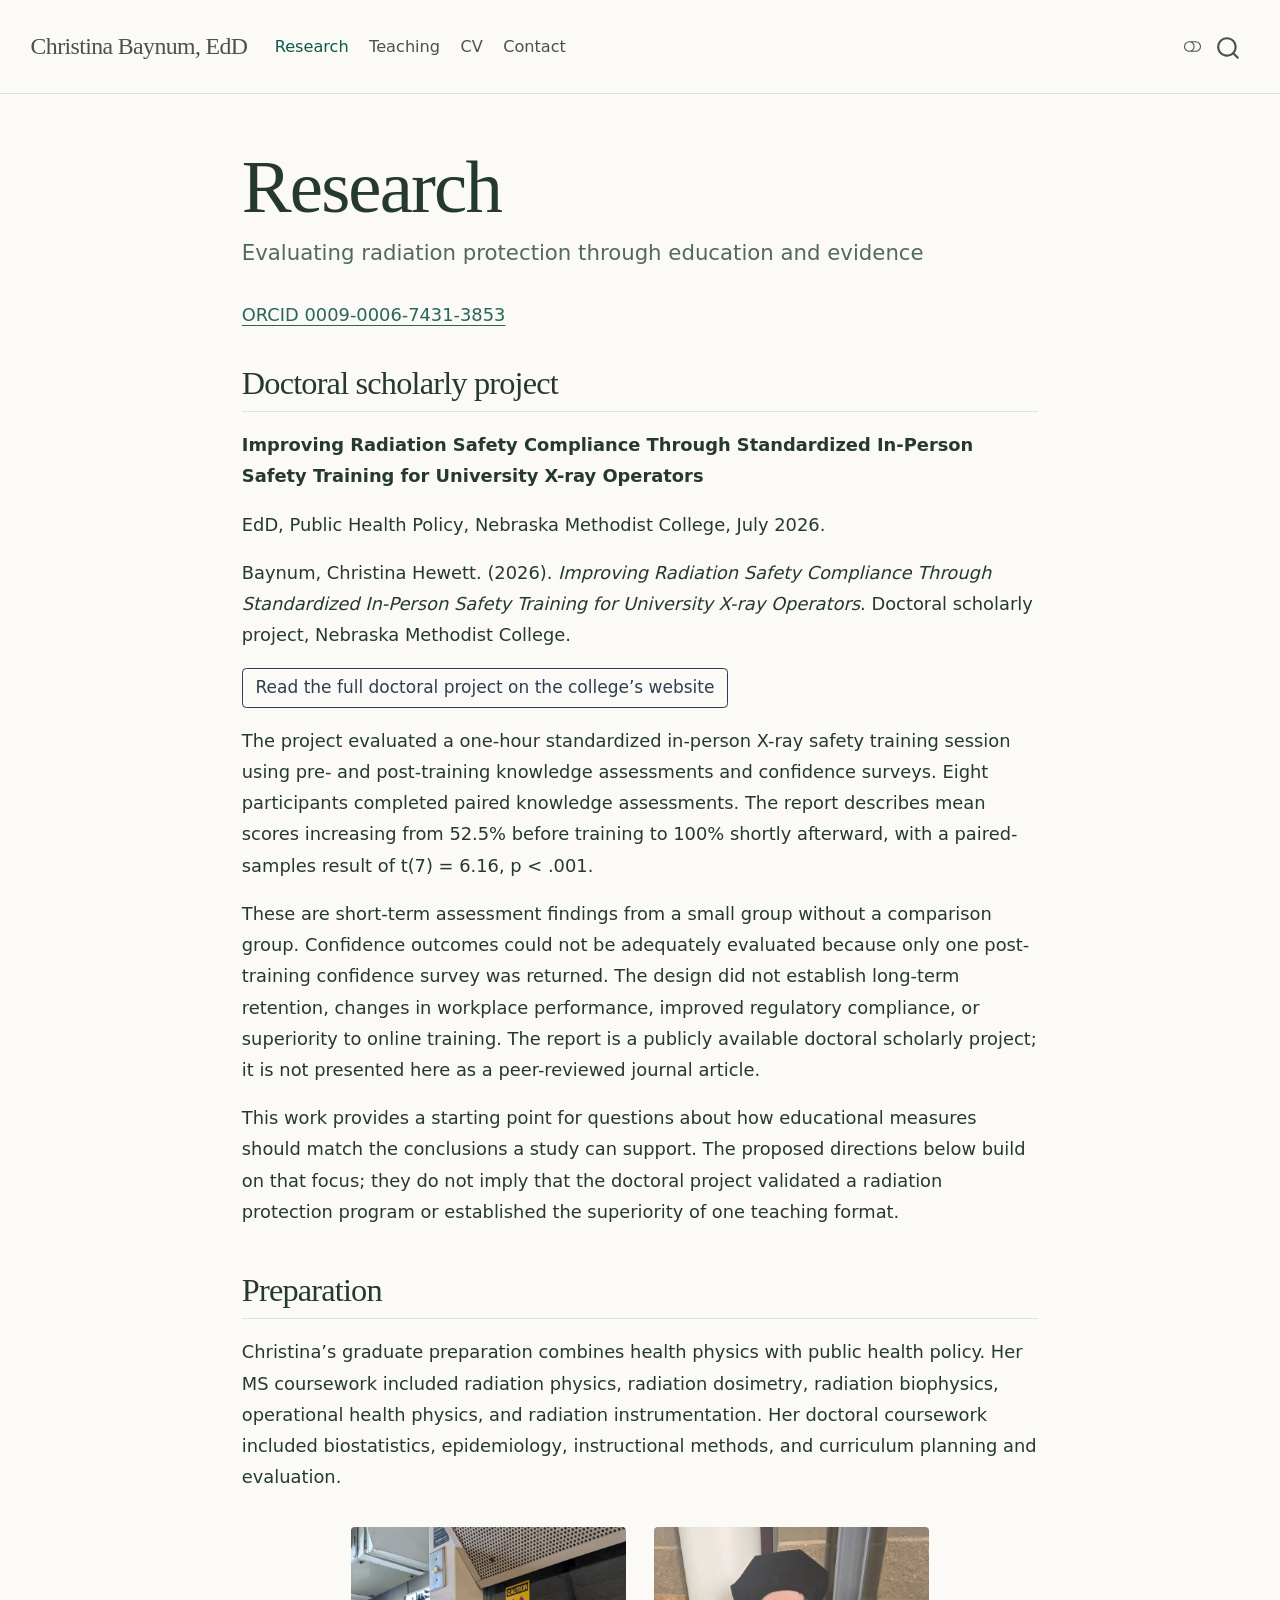
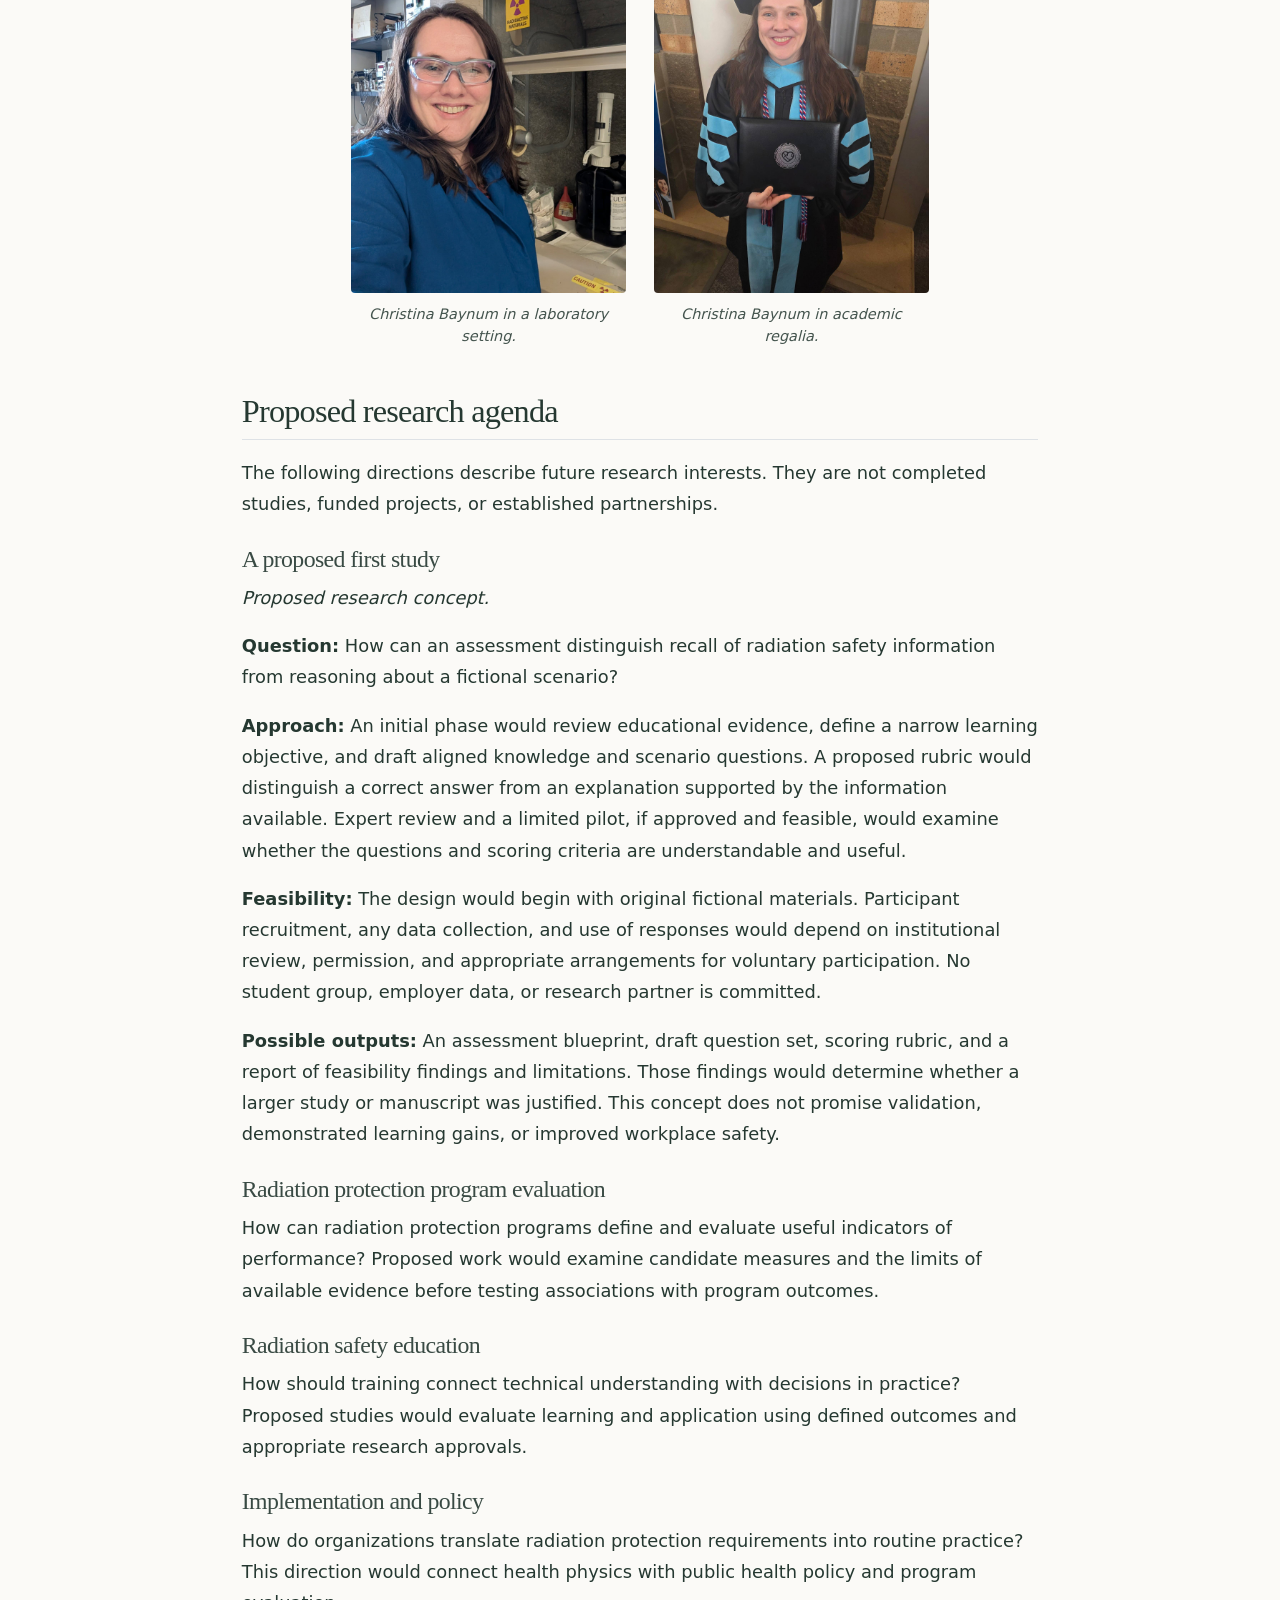
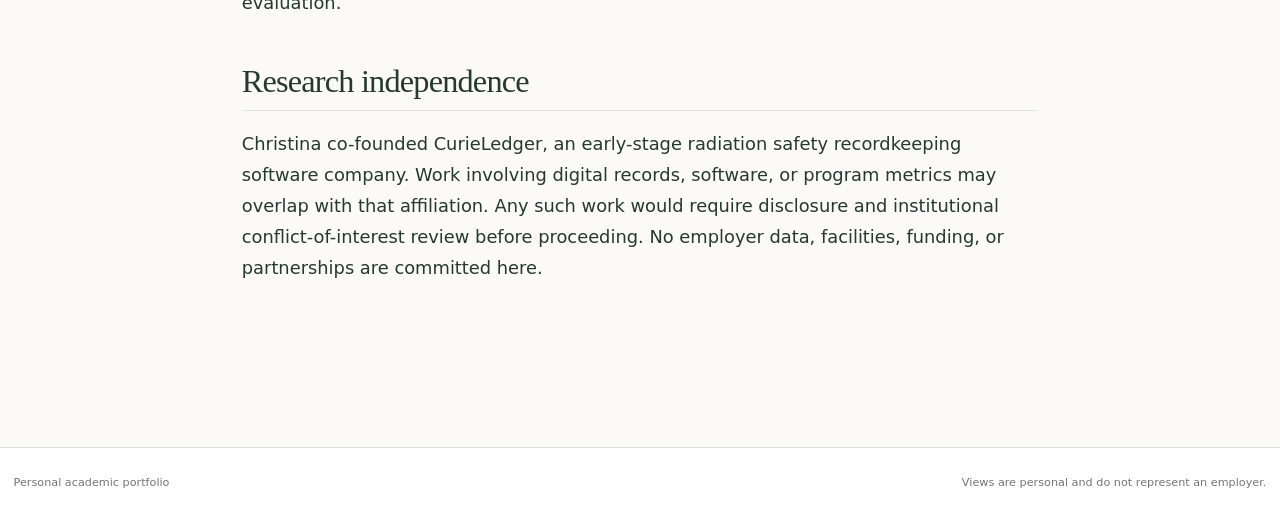
<file: research.html>
<!DOCTYPE html>
<html xmlns="http://www.w3.org/1999/xhtml" lang="en" xml:lang="en"><head>

<meta charset="utf-8">
<meta name="generator" content="quarto-1.11.9">

<meta name="viewport" content="width=device-width, initial-scale=1.0, user-scalable=yes">


<title>Research – Christina Baynum, EdD</title>
<style>
/* Default styles provided by pandoc.
** See https://pandoc.org/MANUAL.html#variables-for-html for config info.
*/
span.smallcaps{font-variant: small-caps;}
div.columns{display: flex; gap: 1.5em;}
div.column{flex: auto;}
@media screen {
div.columns{gap: min(4vw, 1.5em);}
div.column{overflow-x: auto;}
}
div.hanging-indent{margin-left: 1.5em; text-indent: -1.5em;}
ul.task-list{list-style: none;}
ul.task-list li input[type="checkbox"] {
  width: 0.8em;
  margin: 0 0.8em 0.2em -1em; /* quarto-specific, see https://github.com/quarto-dev/quarto-cli/issues/4556 */ 
  vertical-align: middle;
}
</style>


<script src="site_libs/quarto-nav/quarto-nav.js"></script>
<script src="site_libs/quarto-nav/headroom.min.js"></script>
<script src="site_libs/clipboard/clipboard.min.js"></script>
<script src="site_libs/quarto-search/autocomplete.umd.js"></script>
<script src="site_libs/quarto-search/fuse.min.js"></script>
<script src="site_libs/quarto-search/quarto-search.js"></script>
<meta name="quarto:offset" content="./">
<script src="site_libs/quarto-html/quarto.js" type="module"></script>
<script src="site_libs/quarto-html/tabsets/tabsets.js" type="module"></script>
<script src="site_libs/quarto-html/scrollable-regions/scrollable-regions.js" type="module"></script>
<script src="site_libs/quarto-html/popper.min.js"></script>
<script src="site_libs/quarto-html/tippy.umd.min.js"></script>
<script src="site_libs/quarto-html/anchor.min.js"></script>
<link href="site_libs/quarto-html/tippy.css" rel="stylesheet">
<link href="site_libs/quarto-html/quarto-syntax-highlighting-63b5708e65d6cd79cd7618c58d0c21e7.css" rel="stylesheet" class="quarto-color-scheme" id="quarto-text-highlighting-styles">
<link href="site_libs/quarto-html/quarto-syntax-highlighting-dark-447e42e69aaa9833c0ba1b986f430b20.css" rel="stylesheet" class="quarto-color-scheme quarto-color-alternate" id="quarto-text-highlighting-styles">
<link href="site_libs/quarto-html/quarto-syntax-highlighting-63b5708e65d6cd79cd7618c58d0c21e7.css" rel="stylesheet" class="quarto-color-scheme-extra" id="quarto-text-highlighting-styles">
<script src="site_libs/bootstrap/bootstrap.min.js"></script>
<link href="site_libs/bootstrap/bootstrap-icons.css" rel="stylesheet">
<link href="site_libs/bootstrap/bootstrap-bd1dfc933d865eaa477dab5177700070.min.css" rel="stylesheet" append-hash="true" class="quarto-color-scheme" id="quarto-bootstrap" data-mode="light">
<link href="site_libs/bootstrap/bootstrap-dark-4abf25ec545a1bbc6d832a43c02fbeb4.min.css" rel="stylesheet" append-hash="true" class="quarto-color-scheme quarto-color-alternate" id="quarto-bootstrap" data-mode="dark">
<link href="site_libs/bootstrap/bootstrap-bd1dfc933d865eaa477dab5177700070.min.css" rel="stylesheet" append-hash="true" class="quarto-color-scheme-extra" id="quarto-bootstrap" data-mode="light">
<script id="quarto-search-options" type="application/json">{
  "location": "navbar",
  "copy-button": false,
  "collapse-after": 3,
  "panel-placement": "end",
  "type": "overlay",
  "limit": 50,
  "keyboard-shortcut": [
    "f",
    "/",
    "s"
  ],
  "show-item-context": false,
  "language": {
    "search-no-results-text": "No results",
    "search-matching-documents-text": "matching documents",
    "search-copy-link-title": "Copy link to search",
    "search-hide-matches-text": "Hide additional matches",
    "search-more-match-text": "more match in this document",
    "search-more-matches-text": "more matches in this document",
    "search-clear-button-title": "Clear",
    "search-text-placeholder": "",
    "search-detached-cancel-button-title": "Cancel",
    "search-submit-button-title": "Submit",
    "search-label": "Search"
  }
}</script>


<link rel="stylesheet" href="styles.css">
</head>

<body class="nav-fixed fullcontent quarto-light"><a id="quarto-skip-link" class="visually-hidden-focusable" href="#quarto-document-content">Skip to main content</a><script id="quarto-html-before-body" type="application/javascript">
    const toggleBodyColorMode = (bsSheetEl) => {
      const mode = bsSheetEl.getAttribute("data-mode");
      const bodyEl = window.document.querySelector("body");
      if (mode === "dark") {
        bodyEl.classList.add("quarto-dark");
        bodyEl.classList.remove("quarto-light");
      } else {
        bodyEl.classList.add("quarto-light");
        bodyEl.classList.remove("quarto-dark");
      }
    }
    const toggleBodyColorPrimary = () => {
      const bsSheetEl = window.document.querySelector("link#quarto-bootstrap:not([rel=disabled-stylesheet])");
      if (bsSheetEl) {
        toggleBodyColorMode(bsSheetEl);
      }
    }
    const setColorSchemeToggle = (alternate) => {
      const toggles = window.document.querySelectorAll('.quarto-color-scheme-toggle');
      for (let i=0; i < toggles.length; i++) {
        const toggle = toggles[i];
        if (toggle) {
          toggle.setAttribute("aria-checked", alternate ? "true" : "false");
          if (alternate) {
            toggle.classList.add("alternate");
          } else {
            toggle.classList.remove("alternate");
          }
        }
      }
    };
    const toggleColorMode = (alternate) => {
      // Switch the stylesheets
      const primaryStylesheets = window.document.querySelectorAll('link.quarto-color-scheme:not(.quarto-color-alternate)');
      const alternateStylesheets = window.document.querySelectorAll('link.quarto-color-scheme.quarto-color-alternate');
      manageTransitions('#quarto-margin-sidebar .nav-link', false);
      if (alternate) {
        // note: dark is layered on light, we don't disable primary!
        enableStylesheet(alternateStylesheets);
        for (const sheetNode of alternateStylesheets) {
          if (sheetNode.id === "quarto-bootstrap") {
            toggleBodyColorMode(sheetNode);
          }
        }
      } else {
        disableStylesheet(alternateStylesheets);
        enableStylesheet(primaryStylesheets)
        toggleBodyColorPrimary();
      }
      manageTransitions('#quarto-margin-sidebar .nav-link', true);
      // Switch the toggles
      setColorSchemeToggle(alternate)
    }
    // Hack to workaround the fact that safari doesn't
    // properly recolor the scrollbar when toggling (#1455).
    // Not run on load: stylesheets are set before first paint there, and
    // scrolling would undo the scroll to a URL fragment (#14973).
    // The one pixel nudge keeps the reader where they were.
    const refreshSafariScrollbar = () => {
      if (navigator.userAgent.indexOf('Safari') > 0 && navigator.userAgent.indexOf('Chrome') == -1) {
        manageTransitions("body", false);
        const scrollY = window.scrollY;
        window.scrollTo(0, scrollY > 0 ? scrollY - 1 : 1);
        setTimeout(() => {
          window.scrollTo(0, scrollY);
          manageTransitions("body", true);
        }, 40);
      }
    }
    const disableStylesheet = (stylesheets) => {
      for (let i=0; i < stylesheets.length; i++) {
        const stylesheet = stylesheets[i];
        stylesheet.rel = 'disabled-stylesheet';
      }
    }
    const enableStylesheet = (stylesheets) => {
      for (let i=0; i < stylesheets.length; i++) {
        const stylesheet = stylesheets[i];
        if(stylesheet.rel !== 'stylesheet') { // for Chrome, which will still FOUC without this check
          stylesheet.rel = 'stylesheet';
        }
      }
    }
    const manageTransitions = (selector, allowTransitions) => {
      const els = window.document.querySelectorAll(selector);
      for (let i=0; i < els.length; i++) {
        const el = els[i];
        if (allowTransitions) {
          el.classList.remove('notransition');
        } else {
          el.classList.add('notransition');
        }
      }
    }
    const isFileUrl = () => {
      return window.location.protocol === 'file:';
    }
    const hasAlternateSentinel = () => {
      let styleSentinel = getColorSchemeSentinel();
      if (styleSentinel !== null) {
        return styleSentinel === "alternate";
      } else {
        return false;
      }
    }
    const setStyleSentinel = (alternate) => {
      const value = alternate ? "alternate" : "default";
      if (!isFileUrl()) {
        window.localStorage.setItem("quarto-color-scheme", value);
      } else {
        localAlternateSentinel = value;
      }
    }
    const getColorSchemeSentinel = () => {
      if (!isFileUrl()) {
        const storageValue = window.localStorage.getItem("quarto-color-scheme");
        return storageValue != null ? storageValue : localAlternateSentinel;
      } else {
        return localAlternateSentinel;
      }
    }
    const toggleGiscusIfUsed = (isAlternate, darkModeDefault) => {
      const baseTheme = document.querySelector('#giscus-base-theme')?.value ?? 'light';
      const alternateTheme = document.querySelector('#giscus-alt-theme')?.value ?? 'dark';
      let newTheme = '';
      if(authorPrefersDark) {
        newTheme = isAlternate ? baseTheme : alternateTheme;
      } else {
        newTheme = isAlternate ? alternateTheme : baseTheme;
      }
      const changeGiscusTheme = () => {
        // From: https://github.com/giscus/giscus/issues/336
        const sendMessage = (message) => {
          const iframe = document.querySelector('iframe.giscus-frame');
          if (!iframe) return;
          iframe.contentWindow.postMessage({ giscus: message }, 'https://giscus.app');
        }
        sendMessage({
          setConfig: {
            theme: newTheme
          }
        });
      }
      const isGiscussLoaded = window.document.querySelector('iframe.giscus-frame') !== null;
      if (isGiscussLoaded) {
        changeGiscusTheme();
      }
    };
    const authorPrefersDark = false;
    const darkModeDefault = authorPrefersDark;
      document.querySelector('link#quarto-text-highlighting-styles.quarto-color-scheme-extra').rel = 'disabled-stylesheet';
      document.querySelector('link#quarto-bootstrap.quarto-color-scheme-extra').rel = 'disabled-stylesheet';
    let localAlternateSentinel = darkModeDefault ? 'alternate' : 'default';
    // Dark / light mode switch
    window.quartoToggleColorScheme = () => {
      // Read the current dark / light value
      let toAlternate = !hasAlternateSentinel();
      toggleColorMode(toAlternate);
      refreshSafariScrollbar();
      setStyleSentinel(toAlternate);
      toggleGiscusIfUsed(toAlternate, darkModeDefault);
      window.dispatchEvent(new Event('resize'));
    };
    // Switch to dark mode if need be
    if (hasAlternateSentinel()) {
      toggleColorMode(true);
    } else {
      toggleColorMode(false);
    }
  </script>

<div id="quarto-search-results"></div>
  <header id="quarto-header" class="headroom fixed-top">
    <nav class="navbar navbar-expand-lg " data-bs-theme="dark" aria-label="Site">
      <div class="navbar-container container-fluid">
      <div class="navbar-brand-container mx-auto">
    <a class="navbar-brand" href="./index.html">
    <span class="navbar-title">Christina Baynum, EdD</span>
    </a>
  </div>
          <button class="navbar-toggler" type="button" data-bs-toggle="collapse" data-bs-target="#navbarCollapse" aria-controls="navbarCollapse" aria-expanded="false" aria-label="Toggle navigation" onclick="if (window.quartoToggleHeadroom) { window.quartoToggleHeadroom(); }">
  <span class="navbar-toggler-icon"></span>
</button>
          <div class="collapse navbar-collapse" id="navbarCollapse">
            <ul class="navbar-nav navbar-nav-scroll me-auto">
  <li class="nav-item">
    <a class="nav-link active" href="./research.html" aria-current="page"> 
<span class="menu-text">Research</span></a>
  </li>  
  <li class="nav-item">
    <a class="nav-link" href="./teaching.html"> 
<span class="menu-text">Teaching</span></a>
  </li>  
  <li class="nav-item">
    <a class="nav-link" href="./cv.html"> 
<span class="menu-text">CV</span></a>
  </li>  
  <li class="nav-item">
    <a class="nav-link" href="./contact.html"> 
<span class="menu-text">Contact</span></a>
  </li>  
</ul>
          </div> <!-- /navcollapse -->
            <div class="quarto-navbar-tools">
  <button type="button" role="switch" aria-checked="false" class="quarto-color-scheme-toggle quarto-navigation-tool  px-1" onclick="window.quartoToggleColorScheme(); return false;" title="Toggle dark mode" aria-label="Toggle dark mode"><i class="bi"></i></button>
</div>
            <div id="quarto-search" class="" title="Search"></div>
      </div> <!-- /container-fluid -->
    </nav>
</header>
<!-- content -->
<div id="quarto-content" class="quarto-container page-columns page-rows-contents page-layout-article page-navbar">
<!-- sidebar -->
<!-- margin-sidebar -->
    
<!-- main -->
<main class="content" id="quarto-document-content" tabindex="-1">


<header id="title-block-header" class="quarto-title-block default">
<div class="quarto-title">
<h1 class="title">Research</h1>
<p class="subtitle lead">Evaluating radiation protection through education and evidence</p>
</div>



<div class="quarto-title-meta">

    
  
    
  </div>
  


</header>


<p><a href="https://orcid.org/0009-0006-7431-3853">ORCID 0009-0006-7431-3853</a></p>
<section id="doctoral-scholarly-project" class="level2">
<h2 class="anchored" data-anchor-id="doctoral-scholarly-project">Doctoral scholarly project</h2>
<p><strong>Improving Radiation Safety Compliance Through Standardized In-Person Safety Training for University X-ray Operators</strong></p>
<p>EdD, Public Health Policy, Nebraska Methodist College, July 2026.</p>
<p>Baynum, Christina Hewett. (2026). <em>Improving Radiation Safety Compliance Through Standardized In-Person Safety Training for University X-ray Operators</em>. Doctoral scholarly project, Nebraska Methodist College.</p>
<p><a href="https://libguides.methodistcollege.edu/ld.php?content_id=85681419" class="btn btn-outline-primary">Read the full doctoral project on the college’s website</a></p>
<p>The project evaluated a one-hour standardized in-person X-ray safety training session using pre- and post-training knowledge assessments and confidence surveys. Eight participants completed paired knowledge assessments. The report describes mean scores increasing from 52.5% before training to 100% shortly afterward, with a paired-samples result of t(7) = 6.16, p &lt; .001.</p>
<p>These are short-term assessment findings from a small group without a comparison group. Confidence outcomes could not be adequately evaluated because only one post-training confidence survey was returned. The design did not establish long-term retention, changes in workplace performance, improved regulatory compliance, or superiority to online training. The report is a publicly available doctoral scholarly project; it is not presented here as a peer-reviewed journal article.</p>
<p>This work provides a starting point for questions about how educational measures should match the conclusions a study can support. The proposed directions below build on that focus; they do not imply that the doctoral project validated a radiation protection program or established the superiority of one teaching format.</p>
</section>
<section id="preparation" class="level2">
<h2 class="anchored" data-anchor-id="preparation">Preparation</h2>
<p>Christina’s graduate preparation combines health physics with public health policy. Her MS coursework included radiation physics, radiation dosimetry, radiation biophysics, operational health physics, and radiation instrumentation. Her doctoral coursework included biostatistics, epidemiology, instructional methods, and curriculum planning and evaluation.</p>
<div class="research-photo-gallery" role="group" aria-label="Photographs of Christina Baynum">
<figure class="figure">
<img src="images/christina-baynum-laboratory.jpg" alt="Christina Baynum wearing clear protective glasses in a laboratory setting" width="1536" height="2048" loading="lazy" decoding="async" class="figure-img">
<figcaption>
Christina Baynum in a laboratory setting.
</figcaption>
</figure>
<figure class="figure">
<img src="images/christina-baynum-graduation.jpg" alt="Christina Baynum in black and blue academic regalia, holding a diploma cover" width="1536" height="2048" loading="lazy" decoding="async" class="figure-img">
<figcaption>
Christina Baynum in academic regalia.
</figcaption>
</figure>
</div>
</section>
<section id="proposed-research-agenda" class="level2">
<h2 class="anchored" data-anchor-id="proposed-research-agenda">Proposed research agenda</h2>
<p>The following directions describe future research interests. They are not completed studies, funded projects, or established partnerships.</p>
<section id="a-proposed-first-study" class="level3">
<h3 class="anchored" data-anchor-id="a-proposed-first-study">A proposed first study</h3>
<p><em>Proposed research concept.</em></p>
<p><strong>Question:</strong> How can an assessment distinguish recall of radiation safety information from reasoning about a fictional scenario?</p>
<p><strong>Approach:</strong> An initial phase would review educational evidence, define a narrow learning objective, and draft aligned knowledge and scenario questions. A proposed rubric would distinguish a correct answer from an explanation supported by the information available. Expert review and a limited pilot, if approved and feasible, would examine whether the questions and scoring criteria are understandable and useful.</p>
<p><strong>Feasibility:</strong> The design would begin with original fictional materials. Participant recruitment, any data collection, and use of responses would depend on institutional review, permission, and appropriate arrangements for voluntary participation. No student group, employer data, or research partner is committed.</p>
<p><strong>Possible outputs:</strong> An assessment blueprint, draft question set, scoring rubric, and a report of feasibility findings and limitations. Those findings would determine whether a larger study or manuscript was justified. This concept does not promise validation, demonstrated learning gains, or improved workplace safety.</p>
</section>
<section id="radiation-protection-program-evaluation" class="level3">
<h3 class="anchored" data-anchor-id="radiation-protection-program-evaluation">Radiation protection program evaluation</h3>
<p>How can radiation protection programs define and evaluate useful indicators of performance? Proposed work would examine candidate measures and the limits of available evidence before testing associations with program outcomes.</p>
</section>
<section id="radiation-safety-education" class="level3">
<h3 class="anchored" data-anchor-id="radiation-safety-education">Radiation safety education</h3>
<p>How should training connect technical understanding with decisions in practice? Proposed studies would evaluate learning and application using defined outcomes and appropriate research approvals.</p>
</section>
<section id="implementation-and-policy" class="level3">
<h3 class="anchored" data-anchor-id="implementation-and-policy">Implementation and policy</h3>
<p>How do organizations translate radiation protection requirements into routine practice? This direction would connect health physics with public health policy and program evaluation.</p>
</section>
</section>
<section id="research-independence" class="level2">
<h2 class="anchored" data-anchor-id="research-independence">Research independence</h2>
<p>Christina co-founded CurieLedger, an early-stage radiation safety recordkeeping software company. Work involving digital records, software, or program metrics may overlap with that affiliation. Any such work would require disclosure and institutional conflict-of-interest review before proceeding. No employer data, facilities, funding, or partnerships are committed here.</p>


</section>

</main> <!-- /main -->
<script id="quarto-html-after-body" type="application/javascript">
  window.document.addEventListener("DOMContentLoaded", function (event) {
    // Ensure there is a toggle, if there isn't float one in the top right
    if (window.document.querySelector('.quarto-color-scheme-toggle') === null) {
      const toggle = window.document.createElement('button');
      toggle.type = "button";
      toggle.setAttribute("role", "switch");
      toggle.setAttribute("aria-checked", "false");
      toggle.classList.add('top-right');
      toggle.classList.add('quarto-color-scheme-toggle');
      toggle.setAttribute("aria-label", "Toggle dark mode");
      toggle.onclick = function() { try { window.quartoToggleColorScheme(); } catch {} return false; };
      const i = window.document.createElement("i");
      i.classList.add('bi');
      toggle.appendChild(i);
      // Put the toggle in a landmark of its own, so that landmark navigation
      // can reach it.
      //
      // The container is always a fresh direct child of body, and the toggle is
      // never moved into page furniture that the theme or the author controls.
      // The toggle is positioned against the page, so any ancestor that
      // establishes a containing block captures it: a positioned element or a
      // grid for position: absolute, and transform, filter, will-change or
      // contain for position: fixed. A direct child of body has none of these
      // to inherit, and the shift when one appears is silent and visual.
      //
      // ARIA says a document should have at most one banner, and axe reports a
      // duplicate whether or not the banners carry distinct labels. So use a
      // header when the page has no banner yet, and a named region otherwise.
      //
      // A header is a banner wherever it sits, unless it is inside sectioning
      // content, so this cannot just look at the children of body: a custom
      // page layout wraps the title block header in a plain div. An explicit
      // role="banner" always counts.
      const sectioning = 'article, aside, main, nav, section, [role="article"], [role="complementary"], [role="main"], [role="navigation"], [role="region"]';
      const hasBanner = Array.from(
        window.document.querySelectorAll('header:not([role]), [role="banner"]')
      ).some(function(el) {
        return el.hasAttribute("role") || el.closest(sectioning) === null;
      });
      const container = window.document.createElement(hasBanner ? "div" : "header");
      if (hasBanner) {
        container.setAttribute("role", "region");
        container.setAttribute("aria-label", "Toggle dark mode");
      }
      container.classList.add('quarto-color-scheme-toggle-container');
      container.appendChild(toggle);
      window.document.body.appendChild(container);
    }
    setColorSchemeToggle(hasAlternateSentinel())
    const icon = "";
    const anchorJS = new window.AnchorJS();
    anchorJS.options = {
      placement: 'right',
      icon: icon
    };
    anchorJS.add('.anchored');
    const isCodeAnnotation = (el) => {
      for (const clz of el.classList) {
        if (clz.startsWith('code-annotation-')) {                     
          return true;
        }
      }
      return false;
    }
    const onCopySuccess = function(e) {
      // button target
      const button = e.trigger;
      // don't keep focus
      button.blur();
      // flash "checked"
      button.classList.add('code-copy-button-checked');
      var currentTitle = button.getAttribute("title");
      button.setAttribute("title", "Copied!");
      let tooltip;
      if (window.bootstrap) {
        button.setAttribute("data-bs-toggle", "tooltip");
        button.setAttribute("data-bs-placement", "left");
        button.setAttribute("data-bs-title", "Copied!");
        tooltip = new bootstrap.Tooltip(button, 
          { trigger: "manual", 
            customClass: "code-copy-button-tooltip",
            offset: [0, -8]});
        tooltip.show();    
      }
      setTimeout(function() {
        if (tooltip) {
          tooltip.hide();
          button.removeAttribute("data-bs-title");
          button.removeAttribute("data-bs-toggle");
          button.removeAttribute("data-bs-placement");
        }
        button.setAttribute("title", currentTitle);
        button.classList.remove('code-copy-button-checked');
      }, 1000);
      // clear code selection
      e.clearSelection();
    }
    const getTextToCopy = function(trigger) {
      const outerScaffold = trigger.parentElement.cloneNode(true);
      const codeEl = outerScaffold.querySelector('code');
      for (const childEl of codeEl.children) {
        if (isCodeAnnotation(childEl)) {
          childEl.remove();
        }
      }
      return codeEl.innerText;
    }
    const clipboard = new window.ClipboardJS('.code-copy-button:not([data-in-quarto-modal])', {
      text: getTextToCopy
    });
    clipboard.on('success', onCopySuccess);
    if (window.document.getElementById('quarto-embedded-source-code-modal')) {
      const clipboardModal = new window.ClipboardJS('.code-copy-button[data-in-quarto-modal]', {
        text: getTextToCopy,
        container: window.document.getElementById('quarto-embedded-source-code-modal')
      });
      clipboardModal.on('success', onCopySuccess);
    }
      var localhostRegex = new RegExp(/^(?:http|https):\/\/localhost\:?[0-9]*\//);
      var mailtoRegex = new RegExp(/^mailto:/);
        var filterRegex = new RegExp("https:\/\/drchristinabaynum\.github\.io");
      var isInternal = (href) => {
          return filterRegex.test(href) || localhostRegex.test(href) || mailtoRegex.test(href);
      }
      // Inspect non-navigation links and adorn them if external
      window.quartoDecorateExternalLinks = function (root) {
     var links = (root || window.document).querySelectorAll('a[href]:not(.nav-link):not(.navbar-brand):not(.toc-action):not(.sidebar-link):not(.sidebar-item-toggle):not(.pagination-link):not(.no-external):not([aria-hidden]):not(.dropdown-item):not(.quarto-navigation-tool):not(.about-link)');
      for (var i=0; i<links.length; i++) {
        const link = links[i];
        if (!isInternal(link.href)) {
          // undo the damage that might have been done by quarto-nav.js in the case of
          // links that we want to consider external
          if (link.dataset.originalHref !== undefined) {
            link.href = link.dataset.originalHref;
          }
          if (!link.classList.contains('no-external-icon')) {
          }
        }
      }
      };
      window.quartoDecorateExternalLinks(window.document);
    // Esc closes the popup (WCAG 1.4.13) and focus leaving both trigger and
    // popup closes it (WCAG 2.4.11); tippy handles neither for interactive popups.
    const hideOnEscAndFocusOut = {
      name: 'hideOnEscAndFocusOut',
      defaultValue: true,
      fn(instance) {
        const dismiss = () => {
          // A show scheduled by the trigger delay would otherwise reopen it
          instance.clearDelayTimeouts();
          instance.hide();
        };
        const onKeyDown = (event) => {
          if (event.key !== 'Escape') {
            return;
          }
          // Keep Esc from also reaching page handlers (e.g. reveal.js overview),
          // except an open reveal.js slide menu, which Esc should close too.
          // The menu handles keys only when its keyboard option is on.
          const menuHandlesEsc = window.Reveal?.getPlugin?.('menu')?.isOpen() &&
            window.Reveal.getConfig().menu?.keyboard !== false;
          if (!menuHandlesEsc) {
            event.stopPropagation();
          }
          if (instance.popper.contains(window.document.activeElement)) {
            // Disabled while refocusing so the focus trigger does not reopen it
            instance.disable();
            instance.reference.focus();
            instance.enable();
          }
          dismiss();
        };
        const onFocusOut = (event) => {
          const target = event.relatedTarget;
          if (target && !instance.reference.contains(target) &&
              !instance.popper.contains(target)) {
            dismiss();
          }
        };
        // On the trigger too: a click trigger (code-annotations: select) has no
        // blur handling. Attached for the instance's lifetime so leaving the
        // trigger also cancels a show still pending on the trigger delay.
        instance.reference.addEventListener('focusout', onFocusOut);
        return {
          onShow() {
            window.document.addEventListener('keydown', onKeyDown, true);
            instance.popper.addEventListener('focusout', onFocusOut);
          },
          onHide() {
            window.document.removeEventListener('keydown', onKeyDown, true);
            instance.popper.removeEventListener('focusout', onFocusOut);
          },
          onDestroy() {
            instance.reference.removeEventListener('focusout', onFocusOut);
          },
        };
      },
    };
    function tippyHover(el, contentFn, onTriggerFn, onUntriggerFn) {
      const config = {
        allowHTML: true,
        maxWidth: 500,
        delay: 100,
        arrow: false,
        appendTo: function(el) {
            return el.parentElement;
        },
        interactive: true,
        interactiveBorder: 10,
        theme: 'quarto',
        placement: 'bottom-start',
        plugins: [hideOnEscAndFocusOut],
      };
      if (contentFn) {
        config.content = contentFn;
      }
      if (onTriggerFn) {
        config.onTrigger = onTriggerFn;
      }
      if (onUntriggerFn) {
        config.onUntrigger = onUntriggerFn;
      }
      window.tippy(el, config); 
    }
    const noterefs = window.document.querySelectorAll('a[role="doc-noteref"]');
    for (var i=0; i<noterefs.length; i++) {
      const ref = noterefs[i];
      tippyHover(ref, function() {
        // use id or data attribute instead here
        let href = ref.getAttribute('data-footnote-href') || ref.getAttribute('href');
        try { href = new URL(href).hash; } catch {}
        const id = href.replace(/^#\/?/, "");
        const note = window.document.getElementById(id);
        if (note) {
          return note.innerHTML;
        } else {
          return "";
        }
      });
    }
    const xrefs = window.document.querySelectorAll('a.quarto-xref');
    const processXRef = (id, note) => {
      // Strip column container classes
      const stripColumnClz = (el) => {
        el.classList.remove("page-full", "page-columns");
        if (el.children) {
          for (const child of el.children) {
            stripColumnClz(child);
          }
        }
      }
      stripColumnClz(note)
      if (id === null || id.startsWith('sec-')) {
        // Special case sections, only their first couple elements
        const container = document.createElement("div");
        if (note.children && note.children.length > 2) {
          container.appendChild(note.children[0].cloneNode(true));
          for (let i = 1; i < note.children.length; i++) {
            const child = note.children[i];
            if (child.tagName === "P" && child.innerText === "") {
              continue;
            } else {
              container.appendChild(child.cloneNode(true));
              break;
            }
          }
          if (window.Quarto?.typesetMath) {
            window.Quarto.typesetMath(container);
          }
          return container.innerHTML
        } else {
          if (window.Quarto?.typesetMath) {
            window.Quarto.typesetMath(note);
          }
          return note.innerHTML;
        }
      } else {
        // Remove any anchor links if they are present
        const anchorLink = note.querySelector('a.anchorjs-link');
        if (anchorLink) {
          anchorLink.remove();
        }
        if (window.Quarto?.typesetMath) {
          window.Quarto.typesetMath(note);
        }
        if (note.classList.contains("callout")) {
          return note.outerHTML;
        } else {
          return note.innerHTML;
        }
      }
    }
    for (var i=0; i<xrefs.length; i++) {
      const xref = xrefs[i];
      tippyHover(xref, undefined, function(instance) {
        instance.disable();
        let url = xref.getAttribute('href');
        let hash = undefined; 
        if (url.startsWith('#')) {
          hash = url;
        } else {
          try { hash = new URL(url).hash; } catch {}
        }
        if (hash) {
          const id = hash.replace(/^#\/?/, "");
          const note = window.document.getElementById(id);
          if (note !== null) {
            try {
              const html = processXRef(id, note.cloneNode(true));
              instance.setContent(html);
            } finally {
              instance.enable();
              instance.show();
            }
          } else {
            // See if we can fetch this
            fetch(url.split('#')[0])
            .then(res => res.text())
            .then(html => {
              const parser = new DOMParser();
              const htmlDoc = parser.parseFromString(html, "text/html");
              const note = htmlDoc.getElementById(id);
              if (note !== null) {
                const html = processXRef(id, note);
                instance.setContent(html);
              } 
            }).finally(() => {
              instance.enable();
              instance.show();
            });
          }
        } else {
          // See if we can fetch a full url (with no hash to target)
          // This is a special case and we should probably do some content thinning / targeting
          fetch(url)
          .then(res => res.text())
          .then(html => {
            const parser = new DOMParser();
            const htmlDoc = parser.parseFromString(html, "text/html");
            const note = htmlDoc.querySelector('main.content');
            if (note !== null) {
              // This should only happen for chapter cross references
              // (since there is no id in the URL)
              // remove the first header
              if (note.children.length > 0 && note.children[0].tagName === "HEADER") {
                note.children[0].remove();
              }
              const html = processXRef(null, note);
              instance.setContent(html);
            } 
          }).finally(() => {
            instance.enable();
            instance.show();
          });
        }
      }, function(instance) {
      });
    }
        let selectedAnnoteEl;
        const selectorForAnnotation = ( cell, annotation) => {
          let cellAttr = 'data-code-cell="' + cell + '"';
          let lineAttr = 'data-code-annotation="' +  annotation + '"';
          const selector = 'span[' + cellAttr + '][' + lineAttr + ']';
          return selector;
        }
        const selectCodeLines = (annoteEl) => {
          const doc = window.document;
          const targetCell = annoteEl.getAttribute("data-target-cell");
          const targetAnnotation = annoteEl.getAttribute("data-target-annotation");
          const annoteSpan = window.document.querySelector(selectorForAnnotation(targetCell, targetAnnotation));
          const lines = annoteSpan.getAttribute("data-code-lines").split(",");
          const lineIds = lines.map((line) => {
            return targetCell + "-" + line;
          })
          // Each band is positioned against its own containing block, which is
          // not the offsetParent of the lines, so place it from client rects.
          const placeBand = (band, firstEl, lastEl, codeBlock) => {
            const container = band.offsetParent;
            if (container === null) {
              return;
            }
            const containerRect = container.getBoundingClientRect();
            // Reveal.js scales slides with a transform, so convert client
            // pixels back to the CSS pixels of the container.
            const scale = containerRect.height / container.offsetHeight || 1;
            const firstRect = firstEl.getBoundingClientRect();
            const lastRect = lastEl.getBoundingClientRect();
            const top = (firstRect.top - containerRect.top) / scale - container.clientTop + container.scrollTop;
            const height = (lastRect.bottom - firstRect.top) / scale;
            band.style.top = top - 2 + "px";
            band.style.height = height + 4 + "px";
            if (codeBlock) {
              // Without the copy button wrapper, the containing block is wider
              // than the code block, so span the code block explicitly.
              const blockRect = codeBlock.getBoundingClientRect();
              band.style.left = (blockRect.left - containerRect.left) / scale - container.clientLeft + container.scrollLeft + "px";
              band.style.width = blockRect.width / scale + "px";
            }
          };
          if (lineIds.length > 0) {
            const el = window.document.getElementById(lineIds[0]);
            const lastEl = window.document.getElementById(lineIds[lineIds.length - 1]);
            const parent = el.parentElement.parentElement;
            // cook up a div (if necessary) and position it
            let div = window.document.getElementById("code-annotation-line-highlight");
            if (div === null) {
              div = window.document.createElement("div");
              div.setAttribute("id", "code-annotation-line-highlight");
              div.style.position = 'absolute';
              parent.appendChild(div);
            }
            placeBand(div, el, lastEl, parent.closest("div.sourceCode") || parent);
            let gutterDiv = window.document.getElementById("code-annotation-line-highlight-gutter");
            if (gutterDiv === null) {
              gutterDiv = window.document.createElement("div");
              gutterDiv.setAttribute("id", "code-annotation-line-highlight-gutter");
              gutterDiv.style.position = 'absolute';
              const codeCell = window.document.getElementById(targetCell);
              const gutter = codeCell.querySelector('.code-annotation-gutter');
              gutter.appendChild(gutterDiv);
            }
            placeBand(gutterDiv, el, lastEl);
            selectedAnnoteEl = annoteEl;
          }
        };
        const unselectCodeLines = () => {
          const elementsIds = ["code-annotation-line-highlight", "code-annotation-line-highlight-gutter"];
          elementsIds.forEach((elId) => {
            const div = window.document.getElementById(elId);
            if (div) {
              div.remove();
            }
          });
          selectedAnnoteEl = undefined;
        };
          // Handle positioning of the toggle
      window.addEventListener(
        "resize",
        throttle(() => {
          elRect = undefined;
          if (selectedAnnoteEl) {
            selectCodeLines(selectedAnnoteEl);
          }
        }, 10)
      );
      function throttle(fn, ms) {
      let throttle = false;
      let timer;
        return (...args) => {
          if(!throttle) { // first call gets through
              fn.apply(this, args);
              throttle = true;
          } else { // all the others get throttled
              if(timer) clearTimeout(timer); // cancel #2
              timer = setTimeout(() => {
                fn.apply(this, args);
                timer = throttle = false;
              }, ms);
          }
        };
      }
        // Attach click handler to the DT
        const annoteDls = window.document.querySelectorAll('dt[data-target-cell]');
        for (const annoteDlNode of annoteDls) {
          annoteDlNode.addEventListener('click', (event) => {
            const clickedEl = event.target;
            if (clickedEl !== selectedAnnoteEl) {
              unselectCodeLines();
              const activeEl = window.document.querySelector('dt[data-target-cell].code-annotation-active');
              if (activeEl) {
                activeEl.classList.remove('code-annotation-active');
              }
              selectCodeLines(clickedEl);
              clickedEl.classList.add('code-annotation-active');
            } else {
              // Unselect the line
              unselectCodeLines();
              clickedEl.classList.remove('code-annotation-active');
            }
          });
        }
    const findCites = (el) => {
      const parentEl = el.parentElement;
      if (parentEl) {
        const cites = parentEl.dataset.cites;
        if (cites) {
          return {
            el,
            cites: cites.split(' ')
          };
        } else {
          return findCites(el.parentElement)
        }
      } else {
        return undefined;
      }
    };
    var bibliorefs = window.document.querySelectorAll('a[role="doc-biblioref"]');
    for (var i=0; i<bibliorefs.length; i++) {
      const ref = bibliorefs[i];
      const citeInfo = findCites(ref);
      if (citeInfo) {
        tippyHover(citeInfo.el, function() {
          var popup = window.document.createElement('div');
          citeInfo.cites.forEach(function(cite) {
            var citeDiv = window.document.createElement('div');
            citeDiv.classList.add('hanging-indent');
            citeDiv.classList.add('csl-entry');
            var biblioDiv = window.document.getElementById('ref-' + cite);
            if (biblioDiv) {
              citeDiv.innerHTML = biblioDiv.innerHTML;
            }
            popup.appendChild(citeDiv);
          });
          return popup.innerHTML;
        });
      }
    }
  });
  </script>
  <script type="application/javascript">
  window.quartoScrollableRegionsLabels = {"code":"Scrollable code","output":"Scrollable output"};
  </script>
</div> <!-- /content -->
<footer class="footer">
  <div class="nav-footer">
    <div class="nav-footer-left">
<p>Personal academic portfolio</p>
</div>   
    <div class="nav-footer-center">
      &nbsp;
    </div>
    <div class="nav-footer-right">
<p>Views are personal and do not represent an employer.</p>
</div>
  </div>
</footer>




</body></html>
</file>
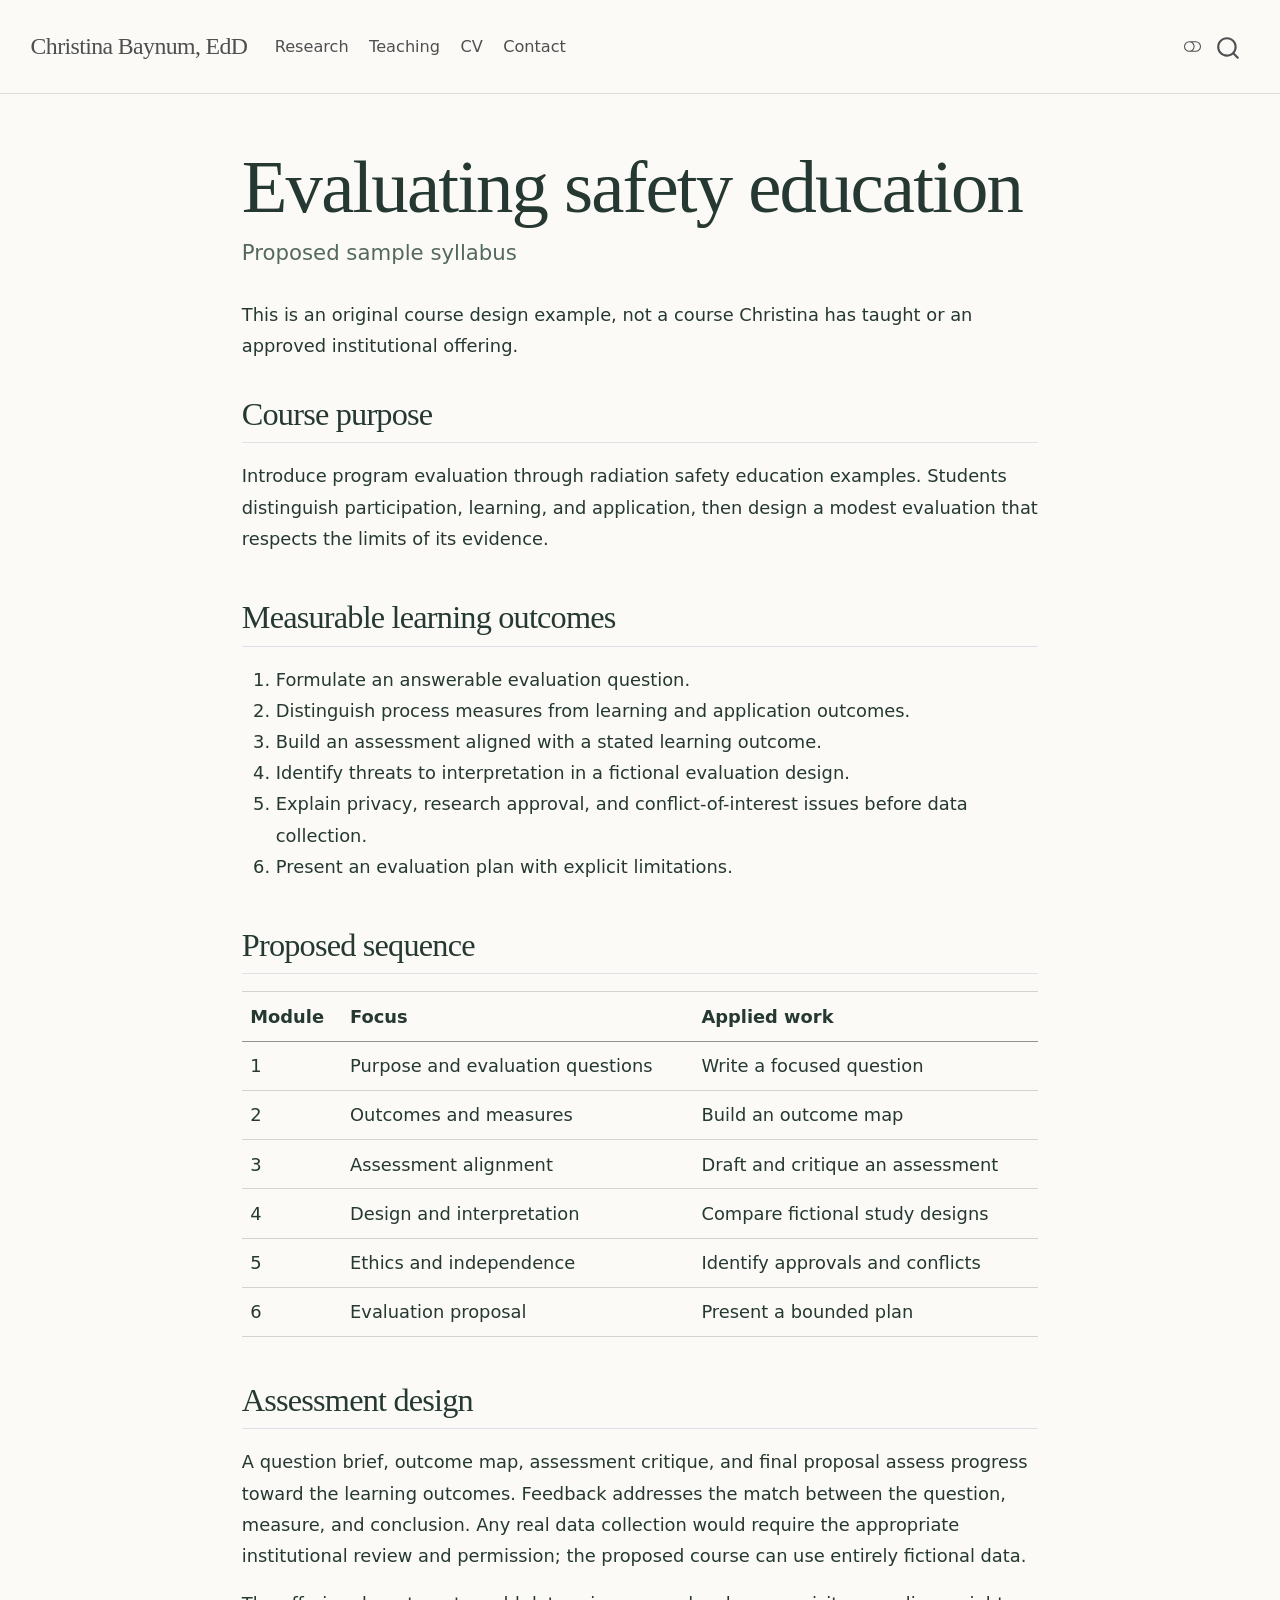
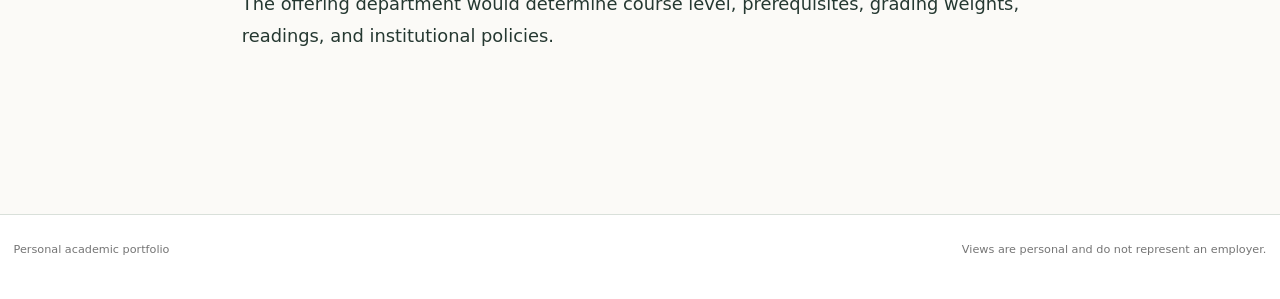
<file: syllabus-evaluation.html>
<!DOCTYPE html>
<html xmlns="http://www.w3.org/1999/xhtml" lang="en" xml:lang="en"><head>

<meta charset="utf-8">
<meta name="generator" content="quarto-1.11.9">

<meta name="viewport" content="width=device-width, initial-scale=1.0, user-scalable=yes">


<title>Evaluating safety education – Christina Baynum, EdD</title>
<style>
/* Default styles provided by pandoc.
** See https://pandoc.org/MANUAL.html#variables-for-html for config info.
*/
span.smallcaps{font-variant: small-caps;}
div.columns{display: flex; gap: 1.5em;}
div.column{flex: auto;}
@media screen {
div.columns{gap: min(4vw, 1.5em);}
div.column{overflow-x: auto;}
}
div.hanging-indent{margin-left: 1.5em; text-indent: -1.5em;}
ul.task-list{list-style: none;}
ul.task-list li input[type="checkbox"] {
  width: 0.8em;
  margin: 0 0.8em 0.2em -1em; /* quarto-specific, see https://github.com/quarto-dev/quarto-cli/issues/4556 */ 
  vertical-align: middle;
}
</style>


<script src="site_libs/quarto-nav/quarto-nav.js"></script>
<script src="site_libs/quarto-nav/headroom.min.js"></script>
<script src="site_libs/clipboard/clipboard.min.js"></script>
<script src="site_libs/quarto-search/autocomplete.umd.js"></script>
<script src="site_libs/quarto-search/fuse.min.js"></script>
<script src="site_libs/quarto-search/quarto-search.js"></script>
<meta name="quarto:offset" content="./">
<script src="site_libs/quarto-html/quarto.js" type="module"></script>
<script src="site_libs/quarto-html/tabsets/tabsets.js" type="module"></script>
<script src="site_libs/quarto-html/scrollable-regions/scrollable-regions.js" type="module"></script>
<script src="site_libs/quarto-html/popper.min.js"></script>
<script src="site_libs/quarto-html/tippy.umd.min.js"></script>
<script src="site_libs/quarto-html/anchor.min.js"></script>
<link href="site_libs/quarto-html/tippy.css" rel="stylesheet">
<link href="site_libs/quarto-html/quarto-syntax-highlighting-63b5708e65d6cd79cd7618c58d0c21e7.css" rel="stylesheet" class="quarto-color-scheme" id="quarto-text-highlighting-styles">
<link href="site_libs/quarto-html/quarto-syntax-highlighting-dark-447e42e69aaa9833c0ba1b986f430b20.css" rel="stylesheet" class="quarto-color-scheme quarto-color-alternate" id="quarto-text-highlighting-styles">
<link href="site_libs/quarto-html/quarto-syntax-highlighting-63b5708e65d6cd79cd7618c58d0c21e7.css" rel="stylesheet" class="quarto-color-scheme-extra" id="quarto-text-highlighting-styles">
<script src="site_libs/bootstrap/bootstrap.min.js"></script>
<link href="site_libs/bootstrap/bootstrap-icons.css" rel="stylesheet">
<link href="site_libs/bootstrap/bootstrap-bd1dfc933d865eaa477dab5177700070.min.css" rel="stylesheet" append-hash="true" class="quarto-color-scheme" id="quarto-bootstrap" data-mode="light">
<link href="site_libs/bootstrap/bootstrap-dark-4abf25ec545a1bbc6d832a43c02fbeb4.min.css" rel="stylesheet" append-hash="true" class="quarto-color-scheme quarto-color-alternate" id="quarto-bootstrap" data-mode="dark">
<link href="site_libs/bootstrap/bootstrap-bd1dfc933d865eaa477dab5177700070.min.css" rel="stylesheet" append-hash="true" class="quarto-color-scheme-extra" id="quarto-bootstrap" data-mode="light">
<script id="quarto-search-options" type="application/json">{
  "location": "navbar",
  "copy-button": false,
  "collapse-after": 3,
  "panel-placement": "end",
  "type": "overlay",
  "limit": 50,
  "keyboard-shortcut": [
    "f",
    "/",
    "s"
  ],
  "show-item-context": false,
  "language": {
    "search-no-results-text": "No results",
    "search-matching-documents-text": "matching documents",
    "search-copy-link-title": "Copy link to search",
    "search-hide-matches-text": "Hide additional matches",
    "search-more-match-text": "more match in this document",
    "search-more-matches-text": "more matches in this document",
    "search-clear-button-title": "Clear",
    "search-text-placeholder": "",
    "search-detached-cancel-button-title": "Cancel",
    "search-submit-button-title": "Submit",
    "search-label": "Search"
  }
}</script>


<link rel="stylesheet" href="styles.css">
</head>

<body class="nav-fixed fullcontent quarto-light"><a id="quarto-skip-link" class="visually-hidden-focusable" href="#quarto-document-content">Skip to main content</a><script id="quarto-html-before-body" type="application/javascript">
    const toggleBodyColorMode = (bsSheetEl) => {
      const mode = bsSheetEl.getAttribute("data-mode");
      const bodyEl = window.document.querySelector("body");
      if (mode === "dark") {
        bodyEl.classList.add("quarto-dark");
        bodyEl.classList.remove("quarto-light");
      } else {
        bodyEl.classList.add("quarto-light");
        bodyEl.classList.remove("quarto-dark");
      }
    }
    const toggleBodyColorPrimary = () => {
      const bsSheetEl = window.document.querySelector("link#quarto-bootstrap:not([rel=disabled-stylesheet])");
      if (bsSheetEl) {
        toggleBodyColorMode(bsSheetEl);
      }
    }
    const setColorSchemeToggle = (alternate) => {
      const toggles = window.document.querySelectorAll('.quarto-color-scheme-toggle');
      for (let i=0; i < toggles.length; i++) {
        const toggle = toggles[i];
        if (toggle) {
          toggle.setAttribute("aria-checked", alternate ? "true" : "false");
          if (alternate) {
            toggle.classList.add("alternate");
          } else {
            toggle.classList.remove("alternate");
          }
        }
      }
    };
    const toggleColorMode = (alternate) => {
      // Switch the stylesheets
      const primaryStylesheets = window.document.querySelectorAll('link.quarto-color-scheme:not(.quarto-color-alternate)');
      const alternateStylesheets = window.document.querySelectorAll('link.quarto-color-scheme.quarto-color-alternate');
      manageTransitions('#quarto-margin-sidebar .nav-link', false);
      if (alternate) {
        // note: dark is layered on light, we don't disable primary!
        enableStylesheet(alternateStylesheets);
        for (const sheetNode of alternateStylesheets) {
          if (sheetNode.id === "quarto-bootstrap") {
            toggleBodyColorMode(sheetNode);
          }
        }
      } else {
        disableStylesheet(alternateStylesheets);
        enableStylesheet(primaryStylesheets)
        toggleBodyColorPrimary();
      }
      manageTransitions('#quarto-margin-sidebar .nav-link', true);
      // Switch the toggles
      setColorSchemeToggle(alternate)
    }
    // Hack to workaround the fact that safari doesn't
    // properly recolor the scrollbar when toggling (#1455).
    // Not run on load: stylesheets are set before first paint there, and
    // scrolling would undo the scroll to a URL fragment (#14973).
    // The one pixel nudge keeps the reader where they were.
    const refreshSafariScrollbar = () => {
      if (navigator.userAgent.indexOf('Safari') > 0 && navigator.userAgent.indexOf('Chrome') == -1) {
        manageTransitions("body", false);
        const scrollY = window.scrollY;
        window.scrollTo(0, scrollY > 0 ? scrollY - 1 : 1);
        setTimeout(() => {
          window.scrollTo(0, scrollY);
          manageTransitions("body", true);
        }, 40);
      }
    }
    const disableStylesheet = (stylesheets) => {
      for (let i=0; i < stylesheets.length; i++) {
        const stylesheet = stylesheets[i];
        stylesheet.rel = 'disabled-stylesheet';
      }
    }
    const enableStylesheet = (stylesheets) => {
      for (let i=0; i < stylesheets.length; i++) {
        const stylesheet = stylesheets[i];
        if(stylesheet.rel !== 'stylesheet') { // for Chrome, which will still FOUC without this check
          stylesheet.rel = 'stylesheet';
        }
      }
    }
    const manageTransitions = (selector, allowTransitions) => {
      const els = window.document.querySelectorAll(selector);
      for (let i=0; i < els.length; i++) {
        const el = els[i];
        if (allowTransitions) {
          el.classList.remove('notransition');
        } else {
          el.classList.add('notransition');
        }
      }
    }
    const isFileUrl = () => {
      return window.location.protocol === 'file:';
    }
    const hasAlternateSentinel = () => {
      let styleSentinel = getColorSchemeSentinel();
      if (styleSentinel !== null) {
        return styleSentinel === "alternate";
      } else {
        return false;
      }
    }
    const setStyleSentinel = (alternate) => {
      const value = alternate ? "alternate" : "default";
      if (!isFileUrl()) {
        window.localStorage.setItem("quarto-color-scheme", value);
      } else {
        localAlternateSentinel = value;
      }
    }
    const getColorSchemeSentinel = () => {
      if (!isFileUrl()) {
        const storageValue = window.localStorage.getItem("quarto-color-scheme");
        return storageValue != null ? storageValue : localAlternateSentinel;
      } else {
        return localAlternateSentinel;
      }
    }
    const toggleGiscusIfUsed = (isAlternate, darkModeDefault) => {
      const baseTheme = document.querySelector('#giscus-base-theme')?.value ?? 'light';
      const alternateTheme = document.querySelector('#giscus-alt-theme')?.value ?? 'dark';
      let newTheme = '';
      if(authorPrefersDark) {
        newTheme = isAlternate ? baseTheme : alternateTheme;
      } else {
        newTheme = isAlternate ? alternateTheme : baseTheme;
      }
      const changeGiscusTheme = () => {
        // From: https://github.com/giscus/giscus/issues/336
        const sendMessage = (message) => {
          const iframe = document.querySelector('iframe.giscus-frame');
          if (!iframe) return;
          iframe.contentWindow.postMessage({ giscus: message }, 'https://giscus.app');
        }
        sendMessage({
          setConfig: {
            theme: newTheme
          }
        });
      }
      const isGiscussLoaded = window.document.querySelector('iframe.giscus-frame') !== null;
      if (isGiscussLoaded) {
        changeGiscusTheme();
      }
    };
    const authorPrefersDark = false;
    const darkModeDefault = authorPrefersDark;
      document.querySelector('link#quarto-text-highlighting-styles.quarto-color-scheme-extra').rel = 'disabled-stylesheet';
      document.querySelector('link#quarto-bootstrap.quarto-color-scheme-extra').rel = 'disabled-stylesheet';
    let localAlternateSentinel = darkModeDefault ? 'alternate' : 'default';
    // Dark / light mode switch
    window.quartoToggleColorScheme = () => {
      // Read the current dark / light value
      let toAlternate = !hasAlternateSentinel();
      toggleColorMode(toAlternate);
      refreshSafariScrollbar();
      setStyleSentinel(toAlternate);
      toggleGiscusIfUsed(toAlternate, darkModeDefault);
      window.dispatchEvent(new Event('resize'));
    };
    // Switch to dark mode if need be
    if (hasAlternateSentinel()) {
      toggleColorMode(true);
    } else {
      toggleColorMode(false);
    }
  </script>

<div id="quarto-search-results"></div>
  <header id="quarto-header" class="headroom fixed-top">
    <nav class="navbar navbar-expand-lg " data-bs-theme="dark" aria-label="Site">
      <div class="navbar-container container-fluid">
      <div class="navbar-brand-container mx-auto">
    <a class="navbar-brand" href="./index.html">
    <span class="navbar-title">Christina Baynum, EdD</span>
    </a>
  </div>
          <button class="navbar-toggler" type="button" data-bs-toggle="collapse" data-bs-target="#navbarCollapse" aria-controls="navbarCollapse" aria-expanded="false" aria-label="Toggle navigation" onclick="if (window.quartoToggleHeadroom) { window.quartoToggleHeadroom(); }">
  <span class="navbar-toggler-icon"></span>
</button>
          <div class="collapse navbar-collapse" id="navbarCollapse">
            <ul class="navbar-nav navbar-nav-scroll me-auto">
  <li class="nav-item">
    <a class="nav-link" href="./research.html"> 
<span class="menu-text">Research</span></a>
  </li>  
  <li class="nav-item">
    <a class="nav-link" href="./teaching.html"> 
<span class="menu-text">Teaching</span></a>
  </li>  
  <li class="nav-item">
    <a class="nav-link" href="./cv.html"> 
<span class="menu-text">CV</span></a>
  </li>  
  <li class="nav-item">
    <a class="nav-link" href="./contact.html"> 
<span class="menu-text">Contact</span></a>
  </li>  
</ul>
          </div> <!-- /navcollapse -->
            <div class="quarto-navbar-tools">
  <button type="button" role="switch" aria-checked="false" class="quarto-color-scheme-toggle quarto-navigation-tool  px-1" onclick="window.quartoToggleColorScheme(); return false;" title="Toggle dark mode" aria-label="Toggle dark mode"><i class="bi"></i></button>
</div>
            <div id="quarto-search" class="" title="Search"></div>
      </div> <!-- /container-fluid -->
    </nav>
</header>
<!-- content -->
<div id="quarto-content" class="quarto-container page-columns page-rows-contents page-layout-article page-navbar">
<!-- sidebar -->
<!-- margin-sidebar -->
    
<!-- main -->
<main class="content" id="quarto-document-content" tabindex="-1">


<header id="title-block-header" class="quarto-title-block default">
<div class="quarto-title">
<h1 class="title">Evaluating safety education</h1>
<p class="subtitle lead">Proposed sample syllabus</p>
</div>



<div class="quarto-title-meta">

    
  
    
  </div>
  


</header>


<p>This is an original course design example, not a course Christina has taught or an approved institutional offering.</p>
<section id="course-purpose" class="level2">
<h2 class="anchored" data-anchor-id="course-purpose">Course purpose</h2>
<p>Introduce program evaluation through radiation safety education examples. Students distinguish participation, learning, and application, then design a modest evaluation that respects the limits of its evidence.</p>
</section>
<section id="measurable-learning-outcomes" class="level2">
<h2 class="anchored" data-anchor-id="measurable-learning-outcomes">Measurable learning outcomes</h2>
<ol type="1">
<li>Formulate an answerable evaluation question.</li>
<li>Distinguish process measures from learning and application outcomes.</li>
<li>Build an assessment aligned with a stated learning outcome.</li>
<li>Identify threats to interpretation in a fictional evaluation design.</li>
<li>Explain privacy, research approval, and conflict-of-interest issues before data collection.</li>
<li>Present an evaluation plan with explicit limitations.</li>
</ol>
</section>
<section id="proposed-sequence" class="level2">
<h2 class="anchored" data-anchor-id="proposed-sequence">Proposed sequence</h2>
<table class="caption-top table">
<thead>
<tr class="header">
<th>Module</th>
<th>Focus</th>
<th>Applied work</th>
</tr>
</thead>
<tbody>
<tr class="odd">
<td>1</td>
<td>Purpose and evaluation questions</td>
<td>Write a focused question</td>
</tr>
<tr class="even">
<td>2</td>
<td>Outcomes and measures</td>
<td>Build an outcome map</td>
</tr>
<tr class="odd">
<td>3</td>
<td>Assessment alignment</td>
<td>Draft and critique an assessment</td>
</tr>
<tr class="even">
<td>4</td>
<td>Design and interpretation</td>
<td>Compare fictional study designs</td>
</tr>
<tr class="odd">
<td>5</td>
<td>Ethics and independence</td>
<td>Identify approvals and conflicts</td>
</tr>
<tr class="even">
<td>6</td>
<td>Evaluation proposal</td>
<td>Present a bounded plan</td>
</tr>
</tbody>
</table>
</section>
<section id="assessment-design" class="level2">
<h2 class="anchored" data-anchor-id="assessment-design">Assessment design</h2>
<p>A question brief, outcome map, assessment critique, and final proposal assess progress toward the learning outcomes. Feedback addresses the match between the question, measure, and conclusion. Any real data collection would require the appropriate institutional review and permission; the proposed course can use entirely fictional data.</p>
<p>The offering department would determine course level, prerequisites, grading weights, readings, and institutional policies.</p>


</section>

</main> <!-- /main -->
<script id="quarto-html-after-body" type="application/javascript">
  window.document.addEventListener("DOMContentLoaded", function (event) {
    // Ensure there is a toggle, if there isn't float one in the top right
    if (window.document.querySelector('.quarto-color-scheme-toggle') === null) {
      const toggle = window.document.createElement('button');
      toggle.type = "button";
      toggle.setAttribute("role", "switch");
      toggle.setAttribute("aria-checked", "false");
      toggle.classList.add('top-right');
      toggle.classList.add('quarto-color-scheme-toggle');
      toggle.setAttribute("aria-label", "Toggle dark mode");
      toggle.onclick = function() { try { window.quartoToggleColorScheme(); } catch {} return false; };
      const i = window.document.createElement("i");
      i.classList.add('bi');
      toggle.appendChild(i);
      // Put the toggle in a landmark of its own, so that landmark navigation
      // can reach it.
      //
      // The container is always a fresh direct child of body, and the toggle is
      // never moved into page furniture that the theme or the author controls.
      // The toggle is positioned against the page, so any ancestor that
      // establishes a containing block captures it: a positioned element or a
      // grid for position: absolute, and transform, filter, will-change or
      // contain for position: fixed. A direct child of body has none of these
      // to inherit, and the shift when one appears is silent and visual.
      //
      // ARIA says a document should have at most one banner, and axe reports a
      // duplicate whether or not the banners carry distinct labels. So use a
      // header when the page has no banner yet, and a named region otherwise.
      //
      // A header is a banner wherever it sits, unless it is inside sectioning
      // content, so this cannot just look at the children of body: a custom
      // page layout wraps the title block header in a plain div. An explicit
      // role="banner" always counts.
      const sectioning = 'article, aside, main, nav, section, [role="article"], [role="complementary"], [role="main"], [role="navigation"], [role="region"]';
      const hasBanner = Array.from(
        window.document.querySelectorAll('header:not([role]), [role="banner"]')
      ).some(function(el) {
        return el.hasAttribute("role") || el.closest(sectioning) === null;
      });
      const container = window.document.createElement(hasBanner ? "div" : "header");
      if (hasBanner) {
        container.setAttribute("role", "region");
        container.setAttribute("aria-label", "Toggle dark mode");
      }
      container.classList.add('quarto-color-scheme-toggle-container');
      container.appendChild(toggle);
      window.document.body.appendChild(container);
    }
    setColorSchemeToggle(hasAlternateSentinel())
    const icon = "";
    const anchorJS = new window.AnchorJS();
    anchorJS.options = {
      placement: 'right',
      icon: icon
    };
    anchorJS.add('.anchored');
    const isCodeAnnotation = (el) => {
      for (const clz of el.classList) {
        if (clz.startsWith('code-annotation-')) {                     
          return true;
        }
      }
      return false;
    }
    const onCopySuccess = function(e) {
      // button target
      const button = e.trigger;
      // don't keep focus
      button.blur();
      // flash "checked"
      button.classList.add('code-copy-button-checked');
      var currentTitle = button.getAttribute("title");
      button.setAttribute("title", "Copied!");
      let tooltip;
      if (window.bootstrap) {
        button.setAttribute("data-bs-toggle", "tooltip");
        button.setAttribute("data-bs-placement", "left");
        button.setAttribute("data-bs-title", "Copied!");
        tooltip = new bootstrap.Tooltip(button, 
          { trigger: "manual", 
            customClass: "code-copy-button-tooltip",
            offset: [0, -8]});
        tooltip.show();    
      }
      setTimeout(function() {
        if (tooltip) {
          tooltip.hide();
          button.removeAttribute("data-bs-title");
          button.removeAttribute("data-bs-toggle");
          button.removeAttribute("data-bs-placement");
        }
        button.setAttribute("title", currentTitle);
        button.classList.remove('code-copy-button-checked');
      }, 1000);
      // clear code selection
      e.clearSelection();
    }
    const getTextToCopy = function(trigger) {
      const outerScaffold = trigger.parentElement.cloneNode(true);
      const codeEl = outerScaffold.querySelector('code');
      for (const childEl of codeEl.children) {
        if (isCodeAnnotation(childEl)) {
          childEl.remove();
        }
      }
      return codeEl.innerText;
    }
    const clipboard = new window.ClipboardJS('.code-copy-button:not([data-in-quarto-modal])', {
      text: getTextToCopy
    });
    clipboard.on('success', onCopySuccess);
    if (window.document.getElementById('quarto-embedded-source-code-modal')) {
      const clipboardModal = new window.ClipboardJS('.code-copy-button[data-in-quarto-modal]', {
        text: getTextToCopy,
        container: window.document.getElementById('quarto-embedded-source-code-modal')
      });
      clipboardModal.on('success', onCopySuccess);
    }
      var localhostRegex = new RegExp(/^(?:http|https):\/\/localhost\:?[0-9]*\//);
      var mailtoRegex = new RegExp(/^mailto:/);
        var filterRegex = new RegExp("https:\/\/drchristinabaynum\.github\.io");
      var isInternal = (href) => {
          return filterRegex.test(href) || localhostRegex.test(href) || mailtoRegex.test(href);
      }
      // Inspect non-navigation links and adorn them if external
      window.quartoDecorateExternalLinks = function (root) {
     var links = (root || window.document).querySelectorAll('a[href]:not(.nav-link):not(.navbar-brand):not(.toc-action):not(.sidebar-link):not(.sidebar-item-toggle):not(.pagination-link):not(.no-external):not([aria-hidden]):not(.dropdown-item):not(.quarto-navigation-tool):not(.about-link)');
      for (var i=0; i<links.length; i++) {
        const link = links[i];
        if (!isInternal(link.href)) {
          // undo the damage that might have been done by quarto-nav.js in the case of
          // links that we want to consider external
          if (link.dataset.originalHref !== undefined) {
            link.href = link.dataset.originalHref;
          }
          if (!link.classList.contains('no-external-icon')) {
          }
        }
      }
      };
      window.quartoDecorateExternalLinks(window.document);
    // Esc closes the popup (WCAG 1.4.13) and focus leaving both trigger and
    // popup closes it (WCAG 2.4.11); tippy handles neither for interactive popups.
    const hideOnEscAndFocusOut = {
      name: 'hideOnEscAndFocusOut',
      defaultValue: true,
      fn(instance) {
        const dismiss = () => {
          // A show scheduled by the trigger delay would otherwise reopen it
          instance.clearDelayTimeouts();
          instance.hide();
        };
        const onKeyDown = (event) => {
          if (event.key !== 'Escape') {
            return;
          }
          // Keep Esc from also reaching page handlers (e.g. reveal.js overview),
          // except an open reveal.js slide menu, which Esc should close too.
          // The menu handles keys only when its keyboard option is on.
          const menuHandlesEsc = window.Reveal?.getPlugin?.('menu')?.isOpen() &&
            window.Reveal.getConfig().menu?.keyboard !== false;
          if (!menuHandlesEsc) {
            event.stopPropagation();
          }
          if (instance.popper.contains(window.document.activeElement)) {
            // Disabled while refocusing so the focus trigger does not reopen it
            instance.disable();
            instance.reference.focus();
            instance.enable();
          }
          dismiss();
        };
        const onFocusOut = (event) => {
          const target = event.relatedTarget;
          if (target && !instance.reference.contains(target) &&
              !instance.popper.contains(target)) {
            dismiss();
          }
        };
        // On the trigger too: a click trigger (code-annotations: select) has no
        // blur handling. Attached for the instance's lifetime so leaving the
        // trigger also cancels a show still pending on the trigger delay.
        instance.reference.addEventListener('focusout', onFocusOut);
        return {
          onShow() {
            window.document.addEventListener('keydown', onKeyDown, true);
            instance.popper.addEventListener('focusout', onFocusOut);
          },
          onHide() {
            window.document.removeEventListener('keydown', onKeyDown, true);
            instance.popper.removeEventListener('focusout', onFocusOut);
          },
          onDestroy() {
            instance.reference.removeEventListener('focusout', onFocusOut);
          },
        };
      },
    };
    function tippyHover(el, contentFn, onTriggerFn, onUntriggerFn) {
      const config = {
        allowHTML: true,
        maxWidth: 500,
        delay: 100,
        arrow: false,
        appendTo: function(el) {
            return el.parentElement;
        },
        interactive: true,
        interactiveBorder: 10,
        theme: 'quarto',
        placement: 'bottom-start',
        plugins: [hideOnEscAndFocusOut],
      };
      if (contentFn) {
        config.content = contentFn;
      }
      if (onTriggerFn) {
        config.onTrigger = onTriggerFn;
      }
      if (onUntriggerFn) {
        config.onUntrigger = onUntriggerFn;
      }
      window.tippy(el, config); 
    }
    const noterefs = window.document.querySelectorAll('a[role="doc-noteref"]');
    for (var i=0; i<noterefs.length; i++) {
      const ref = noterefs[i];
      tippyHover(ref, function() {
        // use id or data attribute instead here
        let href = ref.getAttribute('data-footnote-href') || ref.getAttribute('href');
        try { href = new URL(href).hash; } catch {}
        const id = href.replace(/^#\/?/, "");
        const note = window.document.getElementById(id);
        if (note) {
          return note.innerHTML;
        } else {
          return "";
        }
      });
    }
    const xrefs = window.document.querySelectorAll('a.quarto-xref');
    const processXRef = (id, note) => {
      // Strip column container classes
      const stripColumnClz = (el) => {
        el.classList.remove("page-full", "page-columns");
        if (el.children) {
          for (const child of el.children) {
            stripColumnClz(child);
          }
        }
      }
      stripColumnClz(note)
      if (id === null || id.startsWith('sec-')) {
        // Special case sections, only their first couple elements
        const container = document.createElement("div");
        if (note.children && note.children.length > 2) {
          container.appendChild(note.children[0].cloneNode(true));
          for (let i = 1; i < note.children.length; i++) {
            const child = note.children[i];
            if (child.tagName === "P" && child.innerText === "") {
              continue;
            } else {
              container.appendChild(child.cloneNode(true));
              break;
            }
          }
          if (window.Quarto?.typesetMath) {
            window.Quarto.typesetMath(container);
          }
          return container.innerHTML
        } else {
          if (window.Quarto?.typesetMath) {
            window.Quarto.typesetMath(note);
          }
          return note.innerHTML;
        }
      } else {
        // Remove any anchor links if they are present
        const anchorLink = note.querySelector('a.anchorjs-link');
        if (anchorLink) {
          anchorLink.remove();
        }
        if (window.Quarto?.typesetMath) {
          window.Quarto.typesetMath(note);
        }
        if (note.classList.contains("callout")) {
          return note.outerHTML;
        } else {
          return note.innerHTML;
        }
      }
    }
    for (var i=0; i<xrefs.length; i++) {
      const xref = xrefs[i];
      tippyHover(xref, undefined, function(instance) {
        instance.disable();
        let url = xref.getAttribute('href');
        let hash = undefined; 
        if (url.startsWith('#')) {
          hash = url;
        } else {
          try { hash = new URL(url).hash; } catch {}
        }
        if (hash) {
          const id = hash.replace(/^#\/?/, "");
          const note = window.document.getElementById(id);
          if (note !== null) {
            try {
              const html = processXRef(id, note.cloneNode(true));
              instance.setContent(html);
            } finally {
              instance.enable();
              instance.show();
            }
          } else {
            // See if we can fetch this
            fetch(url.split('#')[0])
            .then(res => res.text())
            .then(html => {
              const parser = new DOMParser();
              const htmlDoc = parser.parseFromString(html, "text/html");
              const note = htmlDoc.getElementById(id);
              if (note !== null) {
                const html = processXRef(id, note);
                instance.setContent(html);
              } 
            }).finally(() => {
              instance.enable();
              instance.show();
            });
          }
        } else {
          // See if we can fetch a full url (with no hash to target)
          // This is a special case and we should probably do some content thinning / targeting
          fetch(url)
          .then(res => res.text())
          .then(html => {
            const parser = new DOMParser();
            const htmlDoc = parser.parseFromString(html, "text/html");
            const note = htmlDoc.querySelector('main.content');
            if (note !== null) {
              // This should only happen for chapter cross references
              // (since there is no id in the URL)
              // remove the first header
              if (note.children.length > 0 && note.children[0].tagName === "HEADER") {
                note.children[0].remove();
              }
              const html = processXRef(null, note);
              instance.setContent(html);
            } 
          }).finally(() => {
            instance.enable();
            instance.show();
          });
        }
      }, function(instance) {
      });
    }
        let selectedAnnoteEl;
        const selectorForAnnotation = ( cell, annotation) => {
          let cellAttr = 'data-code-cell="' + cell + '"';
          let lineAttr = 'data-code-annotation="' +  annotation + '"';
          const selector = 'span[' + cellAttr + '][' + lineAttr + ']';
          return selector;
        }
        const selectCodeLines = (annoteEl) => {
          const doc = window.document;
          const targetCell = annoteEl.getAttribute("data-target-cell");
          const targetAnnotation = annoteEl.getAttribute("data-target-annotation");
          const annoteSpan = window.document.querySelector(selectorForAnnotation(targetCell, targetAnnotation));
          const lines = annoteSpan.getAttribute("data-code-lines").split(",");
          const lineIds = lines.map((line) => {
            return targetCell + "-" + line;
          })
          // Each band is positioned against its own containing block, which is
          // not the offsetParent of the lines, so place it from client rects.
          const placeBand = (band, firstEl, lastEl, codeBlock) => {
            const container = band.offsetParent;
            if (container === null) {
              return;
            }
            const containerRect = container.getBoundingClientRect();
            // Reveal.js scales slides with a transform, so convert client
            // pixels back to the CSS pixels of the container.
            const scale = containerRect.height / container.offsetHeight || 1;
            const firstRect = firstEl.getBoundingClientRect();
            const lastRect = lastEl.getBoundingClientRect();
            const top = (firstRect.top - containerRect.top) / scale - container.clientTop + container.scrollTop;
            const height = (lastRect.bottom - firstRect.top) / scale;
            band.style.top = top - 2 + "px";
            band.style.height = height + 4 + "px";
            if (codeBlock) {
              // Without the copy button wrapper, the containing block is wider
              // than the code block, so span the code block explicitly.
              const blockRect = codeBlock.getBoundingClientRect();
              band.style.left = (blockRect.left - containerRect.left) / scale - container.clientLeft + container.scrollLeft + "px";
              band.style.width = blockRect.width / scale + "px";
            }
          };
          if (lineIds.length > 0) {
            const el = window.document.getElementById(lineIds[0]);
            const lastEl = window.document.getElementById(lineIds[lineIds.length - 1]);
            const parent = el.parentElement.parentElement;
            // cook up a div (if necessary) and position it
            let div = window.document.getElementById("code-annotation-line-highlight");
            if (div === null) {
              div = window.document.createElement("div");
              div.setAttribute("id", "code-annotation-line-highlight");
              div.style.position = 'absolute';
              parent.appendChild(div);
            }
            placeBand(div, el, lastEl, parent.closest("div.sourceCode") || parent);
            let gutterDiv = window.document.getElementById("code-annotation-line-highlight-gutter");
            if (gutterDiv === null) {
              gutterDiv = window.document.createElement("div");
              gutterDiv.setAttribute("id", "code-annotation-line-highlight-gutter");
              gutterDiv.style.position = 'absolute';
              const codeCell = window.document.getElementById(targetCell);
              const gutter = codeCell.querySelector('.code-annotation-gutter');
              gutter.appendChild(gutterDiv);
            }
            placeBand(gutterDiv, el, lastEl);
            selectedAnnoteEl = annoteEl;
          }
        };
        const unselectCodeLines = () => {
          const elementsIds = ["code-annotation-line-highlight", "code-annotation-line-highlight-gutter"];
          elementsIds.forEach((elId) => {
            const div = window.document.getElementById(elId);
            if (div) {
              div.remove();
            }
          });
          selectedAnnoteEl = undefined;
        };
          // Handle positioning of the toggle
      window.addEventListener(
        "resize",
        throttle(() => {
          elRect = undefined;
          if (selectedAnnoteEl) {
            selectCodeLines(selectedAnnoteEl);
          }
        }, 10)
      );
      function throttle(fn, ms) {
      let throttle = false;
      let timer;
        return (...args) => {
          if(!throttle) { // first call gets through
              fn.apply(this, args);
              throttle = true;
          } else { // all the others get throttled
              if(timer) clearTimeout(timer); // cancel #2
              timer = setTimeout(() => {
                fn.apply(this, args);
                timer = throttle = false;
              }, ms);
          }
        };
      }
        // Attach click handler to the DT
        const annoteDls = window.document.querySelectorAll('dt[data-target-cell]');
        for (const annoteDlNode of annoteDls) {
          annoteDlNode.addEventListener('click', (event) => {
            const clickedEl = event.target;
            if (clickedEl !== selectedAnnoteEl) {
              unselectCodeLines();
              const activeEl = window.document.querySelector('dt[data-target-cell].code-annotation-active');
              if (activeEl) {
                activeEl.classList.remove('code-annotation-active');
              }
              selectCodeLines(clickedEl);
              clickedEl.classList.add('code-annotation-active');
            } else {
              // Unselect the line
              unselectCodeLines();
              clickedEl.classList.remove('code-annotation-active');
            }
          });
        }
    const findCites = (el) => {
      const parentEl = el.parentElement;
      if (parentEl) {
        const cites = parentEl.dataset.cites;
        if (cites) {
          return {
            el,
            cites: cites.split(' ')
          };
        } else {
          return findCites(el.parentElement)
        }
      } else {
        return undefined;
      }
    };
    var bibliorefs = window.document.querySelectorAll('a[role="doc-biblioref"]');
    for (var i=0; i<bibliorefs.length; i++) {
      const ref = bibliorefs[i];
      const citeInfo = findCites(ref);
      if (citeInfo) {
        tippyHover(citeInfo.el, function() {
          var popup = window.document.createElement('div');
          citeInfo.cites.forEach(function(cite) {
            var citeDiv = window.document.createElement('div');
            citeDiv.classList.add('hanging-indent');
            citeDiv.classList.add('csl-entry');
            var biblioDiv = window.document.getElementById('ref-' + cite);
            if (biblioDiv) {
              citeDiv.innerHTML = biblioDiv.innerHTML;
            }
            popup.appendChild(citeDiv);
          });
          return popup.innerHTML;
        });
      }
    }
  });
  </script>
  <script type="application/javascript">
  window.quartoScrollableRegionsLabels = {"code":"Scrollable code","output":"Scrollable output"};
  </script>
</div> <!-- /content -->
<footer class="footer">
  <div class="nav-footer">
    <div class="nav-footer-left">
<p>Personal academic portfolio</p>
</div>   
    <div class="nav-footer-center">
      &nbsp;
    </div>
    <div class="nav-footer-right">
<p>Views are personal and do not represent an employer.</p>
</div>
  </div>
</footer>




</body></html>
</file>
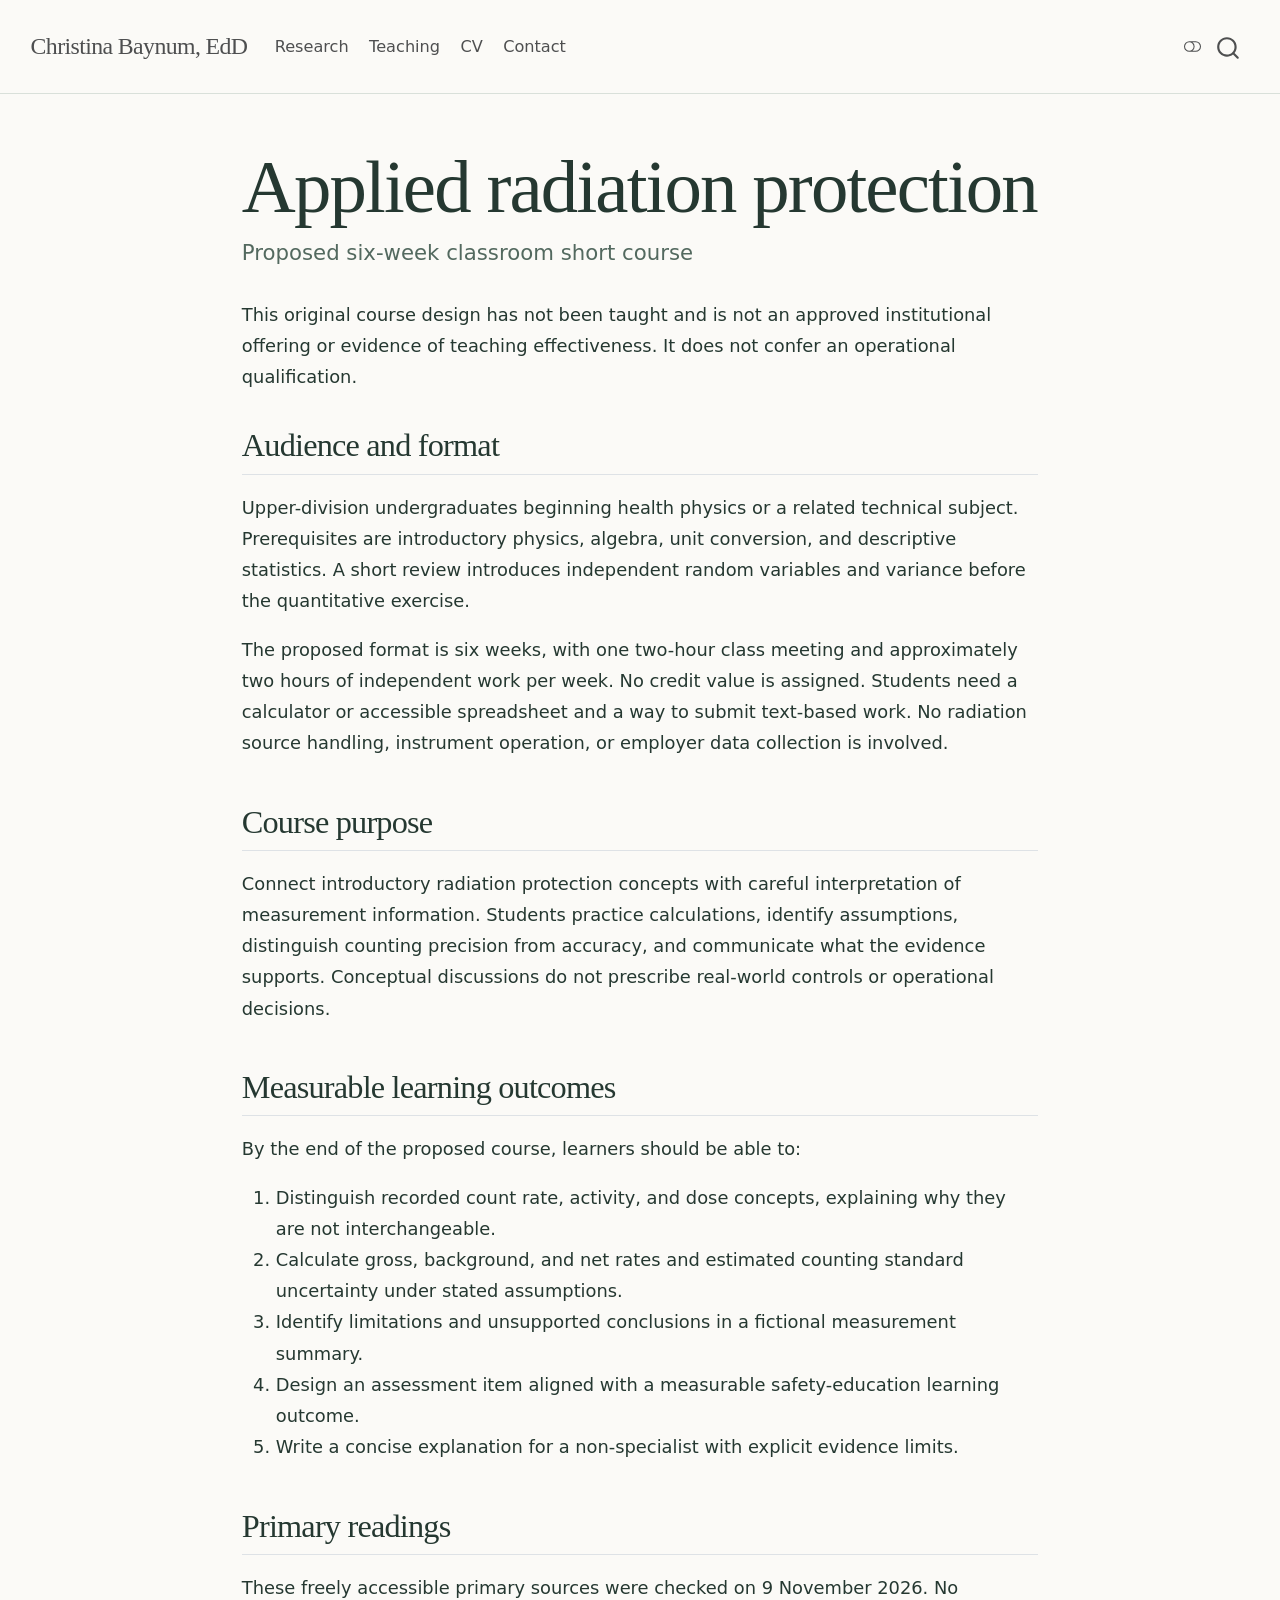
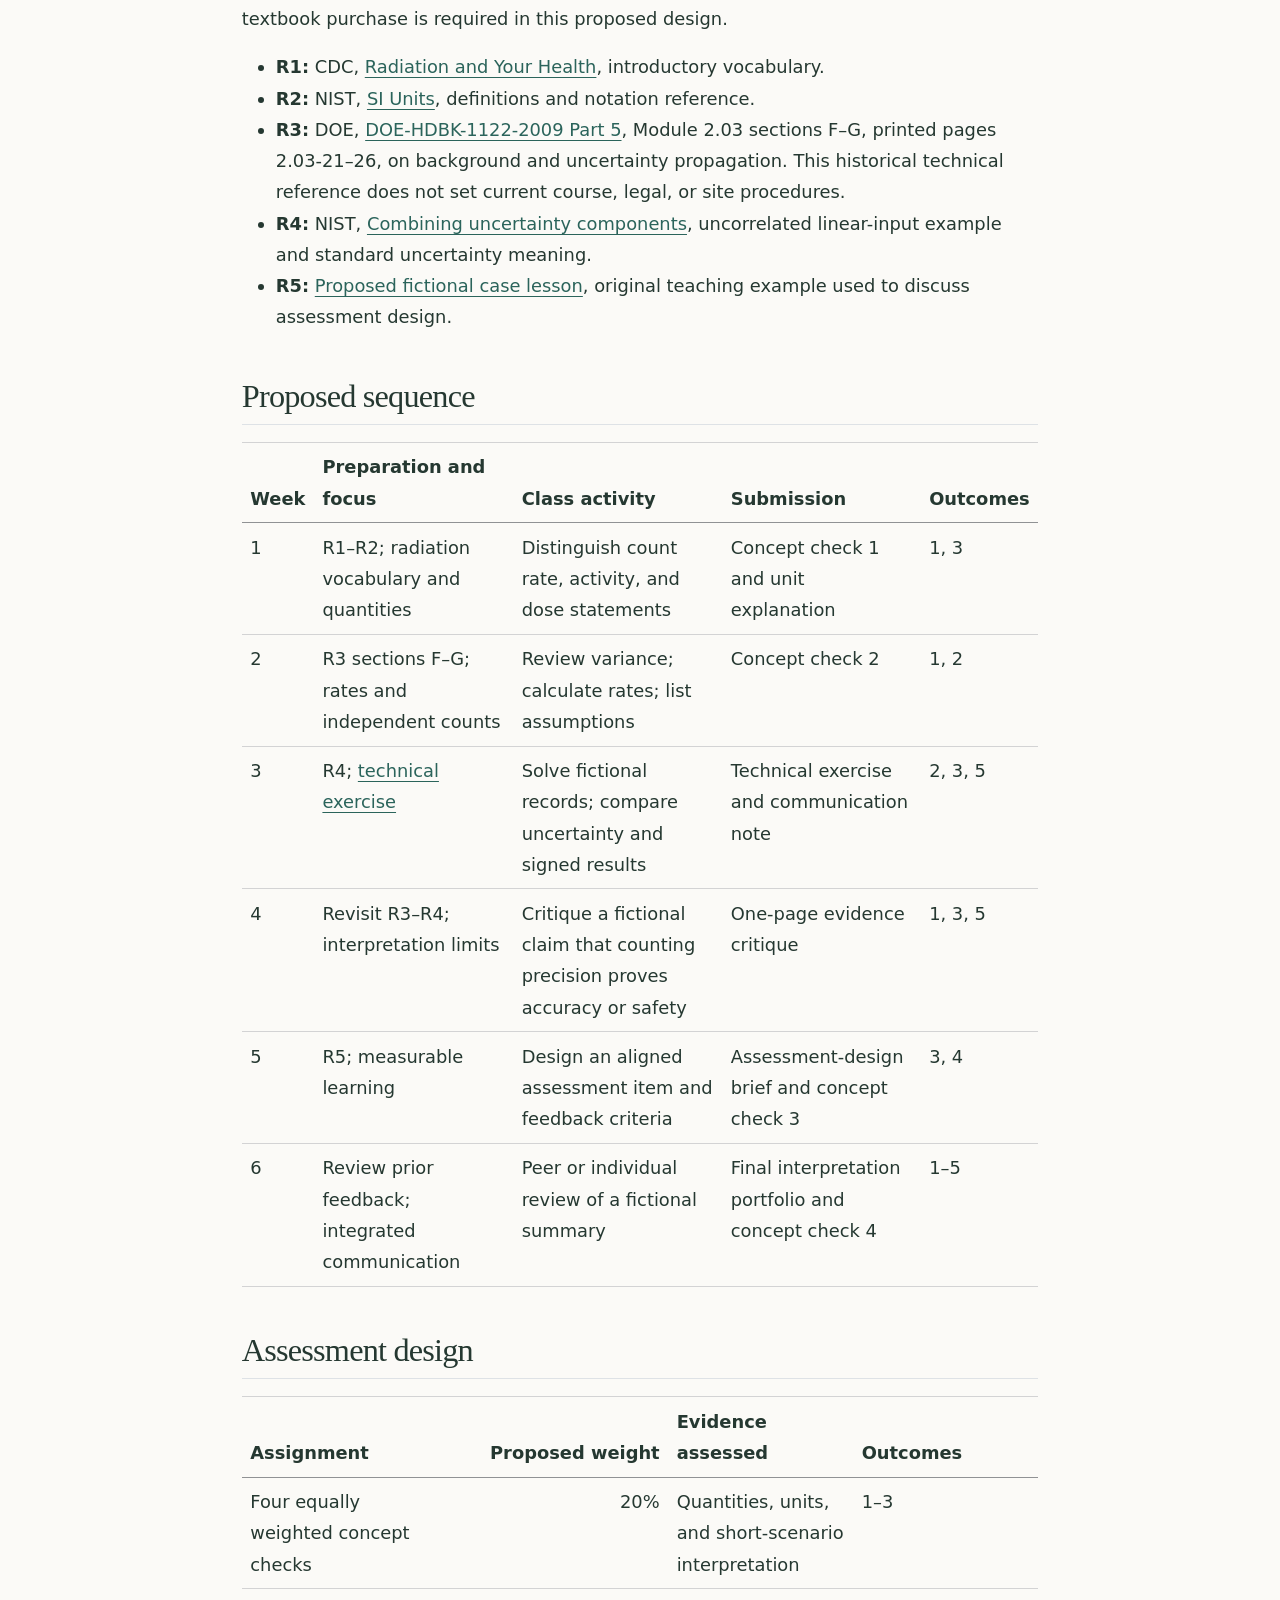
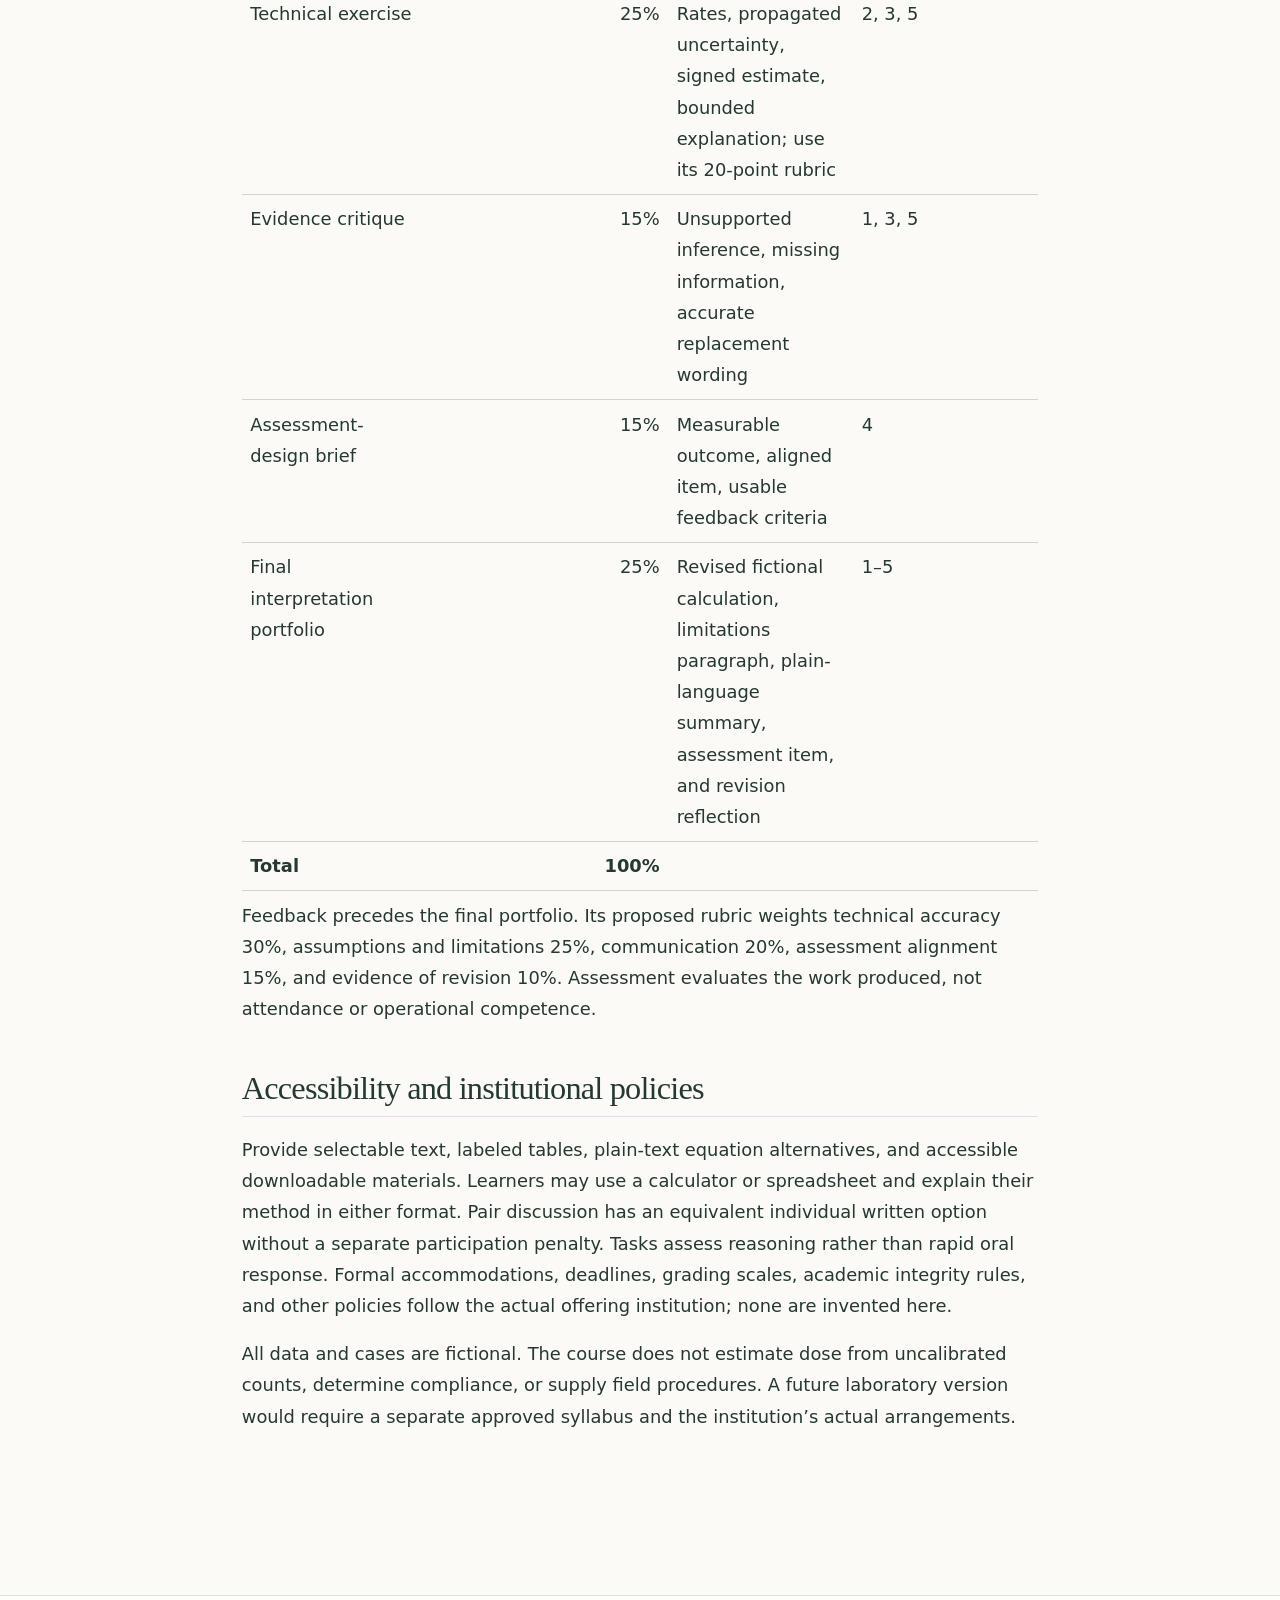
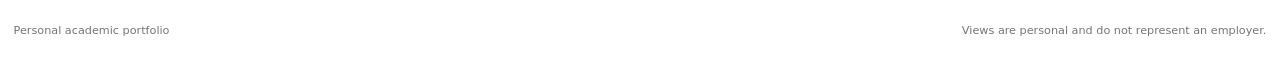
<file: syllabus-radiation.html>
<!DOCTYPE html>
<html xmlns="http://www.w3.org/1999/xhtml" lang="en" xml:lang="en"><head>

<meta charset="utf-8">
<meta name="generator" content="quarto-1.11.9">

<meta name="viewport" content="width=device-width, initial-scale=1.0, user-scalable=yes">


<title>Applied radiation protection – Christina Baynum, EdD</title>
<style>
/* Default styles provided by pandoc.
** See https://pandoc.org/MANUAL.html#variables-for-html for config info.
*/
span.smallcaps{font-variant: small-caps;}
div.columns{display: flex; gap: 1.5em;}
div.column{flex: auto;}
@media screen {
div.columns{gap: min(4vw, 1.5em);}
div.column{overflow-x: auto;}
}
div.hanging-indent{margin-left: 1.5em; text-indent: -1.5em;}
ul.task-list{list-style: none;}
ul.task-list li input[type="checkbox"] {
  width: 0.8em;
  margin: 0 0.8em 0.2em -1em; /* quarto-specific, see https://github.com/quarto-dev/quarto-cli/issues/4556 */ 
  vertical-align: middle;
}
</style>


<script src="site_libs/quarto-nav/quarto-nav.js"></script>
<script src="site_libs/quarto-nav/headroom.min.js"></script>
<script src="site_libs/clipboard/clipboard.min.js"></script>
<script src="site_libs/quarto-search/autocomplete.umd.js"></script>
<script src="site_libs/quarto-search/fuse.min.js"></script>
<script src="site_libs/quarto-search/quarto-search.js"></script>
<meta name="quarto:offset" content="./">
<script src="site_libs/quarto-html/quarto.js" type="module"></script>
<script src="site_libs/quarto-html/tabsets/tabsets.js" type="module"></script>
<script src="site_libs/quarto-html/scrollable-regions/scrollable-regions.js" type="module"></script>
<script src="site_libs/quarto-html/popper.min.js"></script>
<script src="site_libs/quarto-html/tippy.umd.min.js"></script>
<script src="site_libs/quarto-html/anchor.min.js"></script>
<link href="site_libs/quarto-html/tippy.css" rel="stylesheet">
<link href="site_libs/quarto-html/quarto-syntax-highlighting-63b5708e65d6cd79cd7618c58d0c21e7.css" rel="stylesheet" class="quarto-color-scheme" id="quarto-text-highlighting-styles">
<link href="site_libs/quarto-html/quarto-syntax-highlighting-dark-447e42e69aaa9833c0ba1b986f430b20.css" rel="stylesheet" class="quarto-color-scheme quarto-color-alternate" id="quarto-text-highlighting-styles">
<link href="site_libs/quarto-html/quarto-syntax-highlighting-63b5708e65d6cd79cd7618c58d0c21e7.css" rel="stylesheet" class="quarto-color-scheme-extra" id="quarto-text-highlighting-styles">
<script src="site_libs/bootstrap/bootstrap.min.js"></script>
<link href="site_libs/bootstrap/bootstrap-icons.css" rel="stylesheet">
<link href="site_libs/bootstrap/bootstrap-bd1dfc933d865eaa477dab5177700070.min.css" rel="stylesheet" append-hash="true" class="quarto-color-scheme" id="quarto-bootstrap" data-mode="light">
<link href="site_libs/bootstrap/bootstrap-dark-4abf25ec545a1bbc6d832a43c02fbeb4.min.css" rel="stylesheet" append-hash="true" class="quarto-color-scheme quarto-color-alternate" id="quarto-bootstrap" data-mode="dark">
<link href="site_libs/bootstrap/bootstrap-bd1dfc933d865eaa477dab5177700070.min.css" rel="stylesheet" append-hash="true" class="quarto-color-scheme-extra" id="quarto-bootstrap" data-mode="light">
<script id="quarto-search-options" type="application/json">{
  "location": "navbar",
  "copy-button": false,
  "collapse-after": 3,
  "panel-placement": "end",
  "type": "overlay",
  "limit": 50,
  "keyboard-shortcut": [
    "f",
    "/",
    "s"
  ],
  "show-item-context": false,
  "language": {
    "search-no-results-text": "No results",
    "search-matching-documents-text": "matching documents",
    "search-copy-link-title": "Copy link to search",
    "search-hide-matches-text": "Hide additional matches",
    "search-more-match-text": "more match in this document",
    "search-more-matches-text": "more matches in this document",
    "search-clear-button-title": "Clear",
    "search-text-placeholder": "",
    "search-detached-cancel-button-title": "Cancel",
    "search-submit-button-title": "Submit",
    "search-label": "Search"
  }
}</script>


<link rel="stylesheet" href="styles.css">
</head>

<body class="nav-fixed fullcontent quarto-light"><a id="quarto-skip-link" class="visually-hidden-focusable" href="#quarto-document-content">Skip to main content</a><script id="quarto-html-before-body" type="application/javascript">
    const toggleBodyColorMode = (bsSheetEl) => {
      const mode = bsSheetEl.getAttribute("data-mode");
      const bodyEl = window.document.querySelector("body");
      if (mode === "dark") {
        bodyEl.classList.add("quarto-dark");
        bodyEl.classList.remove("quarto-light");
      } else {
        bodyEl.classList.add("quarto-light");
        bodyEl.classList.remove("quarto-dark");
      }
    }
    const toggleBodyColorPrimary = () => {
      const bsSheetEl = window.document.querySelector("link#quarto-bootstrap:not([rel=disabled-stylesheet])");
      if (bsSheetEl) {
        toggleBodyColorMode(bsSheetEl);
      }
    }
    const setColorSchemeToggle = (alternate) => {
      const toggles = window.document.querySelectorAll('.quarto-color-scheme-toggle');
      for (let i=0; i < toggles.length; i++) {
        const toggle = toggles[i];
        if (toggle) {
          toggle.setAttribute("aria-checked", alternate ? "true" : "false");
          if (alternate) {
            toggle.classList.add("alternate");
          } else {
            toggle.classList.remove("alternate");
          }
        }
      }
    };
    const toggleColorMode = (alternate) => {
      // Switch the stylesheets
      const primaryStylesheets = window.document.querySelectorAll('link.quarto-color-scheme:not(.quarto-color-alternate)');
      const alternateStylesheets = window.document.querySelectorAll('link.quarto-color-scheme.quarto-color-alternate');
      manageTransitions('#quarto-margin-sidebar .nav-link', false);
      if (alternate) {
        // note: dark is layered on light, we don't disable primary!
        enableStylesheet(alternateStylesheets);
        for (const sheetNode of alternateStylesheets) {
          if (sheetNode.id === "quarto-bootstrap") {
            toggleBodyColorMode(sheetNode);
          }
        }
      } else {
        disableStylesheet(alternateStylesheets);
        enableStylesheet(primaryStylesheets)
        toggleBodyColorPrimary();
      }
      manageTransitions('#quarto-margin-sidebar .nav-link', true);
      // Switch the toggles
      setColorSchemeToggle(alternate)
    }
    // Hack to workaround the fact that safari doesn't
    // properly recolor the scrollbar when toggling (#1455).
    // Not run on load: stylesheets are set before first paint there, and
    // scrolling would undo the scroll to a URL fragment (#14973).
    // The one pixel nudge keeps the reader where they were.
    const refreshSafariScrollbar = () => {
      if (navigator.userAgent.indexOf('Safari') > 0 && navigator.userAgent.indexOf('Chrome') == -1) {
        manageTransitions("body", false);
        const scrollY = window.scrollY;
        window.scrollTo(0, scrollY > 0 ? scrollY - 1 : 1);
        setTimeout(() => {
          window.scrollTo(0, scrollY);
          manageTransitions("body", true);
        }, 40);
      }
    }
    const disableStylesheet = (stylesheets) => {
      for (let i=0; i < stylesheets.length; i++) {
        const stylesheet = stylesheets[i];
        stylesheet.rel = 'disabled-stylesheet';
      }
    }
    const enableStylesheet = (stylesheets) => {
      for (let i=0; i < stylesheets.length; i++) {
        const stylesheet = stylesheets[i];
        if(stylesheet.rel !== 'stylesheet') { // for Chrome, which will still FOUC without this check
          stylesheet.rel = 'stylesheet';
        }
      }
    }
    const manageTransitions = (selector, allowTransitions) => {
      const els = window.document.querySelectorAll(selector);
      for (let i=0; i < els.length; i++) {
        const el = els[i];
        if (allowTransitions) {
          el.classList.remove('notransition');
        } else {
          el.classList.add('notransition');
        }
      }
    }
    const isFileUrl = () => {
      return window.location.protocol === 'file:';
    }
    const hasAlternateSentinel = () => {
      let styleSentinel = getColorSchemeSentinel();
      if (styleSentinel !== null) {
        return styleSentinel === "alternate";
      } else {
        return false;
      }
    }
    const setStyleSentinel = (alternate) => {
      const value = alternate ? "alternate" : "default";
      if (!isFileUrl()) {
        window.localStorage.setItem("quarto-color-scheme", value);
      } else {
        localAlternateSentinel = value;
      }
    }
    const getColorSchemeSentinel = () => {
      if (!isFileUrl()) {
        const storageValue = window.localStorage.getItem("quarto-color-scheme");
        return storageValue != null ? storageValue : localAlternateSentinel;
      } else {
        return localAlternateSentinel;
      }
    }
    const toggleGiscusIfUsed = (isAlternate, darkModeDefault) => {
      const baseTheme = document.querySelector('#giscus-base-theme')?.value ?? 'light';
      const alternateTheme = document.querySelector('#giscus-alt-theme')?.value ?? 'dark';
      let newTheme = '';
      if(authorPrefersDark) {
        newTheme = isAlternate ? baseTheme : alternateTheme;
      } else {
        newTheme = isAlternate ? alternateTheme : baseTheme;
      }
      const changeGiscusTheme = () => {
        // From: https://github.com/giscus/giscus/issues/336
        const sendMessage = (message) => {
          const iframe = document.querySelector('iframe.giscus-frame');
          if (!iframe) return;
          iframe.contentWindow.postMessage({ giscus: message }, 'https://giscus.app');
        }
        sendMessage({
          setConfig: {
            theme: newTheme
          }
        });
      }
      const isGiscussLoaded = window.document.querySelector('iframe.giscus-frame') !== null;
      if (isGiscussLoaded) {
        changeGiscusTheme();
      }
    };
    const authorPrefersDark = false;
    const darkModeDefault = authorPrefersDark;
      document.querySelector('link#quarto-text-highlighting-styles.quarto-color-scheme-extra').rel = 'disabled-stylesheet';
      document.querySelector('link#quarto-bootstrap.quarto-color-scheme-extra').rel = 'disabled-stylesheet';
    let localAlternateSentinel = darkModeDefault ? 'alternate' : 'default';
    // Dark / light mode switch
    window.quartoToggleColorScheme = () => {
      // Read the current dark / light value
      let toAlternate = !hasAlternateSentinel();
      toggleColorMode(toAlternate);
      refreshSafariScrollbar();
      setStyleSentinel(toAlternate);
      toggleGiscusIfUsed(toAlternate, darkModeDefault);
      window.dispatchEvent(new Event('resize'));
    };
    // Switch to dark mode if need be
    if (hasAlternateSentinel()) {
      toggleColorMode(true);
    } else {
      toggleColorMode(false);
    }
  </script>

<div id="quarto-search-results"></div>
  <header id="quarto-header" class="headroom fixed-top">
    <nav class="navbar navbar-expand-lg " data-bs-theme="dark" aria-label="Site">
      <div class="navbar-container container-fluid">
      <div class="navbar-brand-container mx-auto">
    <a class="navbar-brand" href="./index.html">
    <span class="navbar-title">Christina Baynum, EdD</span>
    </a>
  </div>
          <button class="navbar-toggler" type="button" data-bs-toggle="collapse" data-bs-target="#navbarCollapse" aria-controls="navbarCollapse" aria-expanded="false" aria-label="Toggle navigation" onclick="if (window.quartoToggleHeadroom) { window.quartoToggleHeadroom(); }">
  <span class="navbar-toggler-icon"></span>
</button>
          <div class="collapse navbar-collapse" id="navbarCollapse">
            <ul class="navbar-nav navbar-nav-scroll me-auto">
  <li class="nav-item">
    <a class="nav-link" href="./research.html"> 
<span class="menu-text">Research</span></a>
  </li>  
  <li class="nav-item">
    <a class="nav-link" href="./teaching.html"> 
<span class="menu-text">Teaching</span></a>
  </li>  
  <li class="nav-item">
    <a class="nav-link" href="./cv.html"> 
<span class="menu-text">CV</span></a>
  </li>  
  <li class="nav-item">
    <a class="nav-link" href="./contact.html"> 
<span class="menu-text">Contact</span></a>
  </li>  
</ul>
          </div> <!-- /navcollapse -->
            <div class="quarto-navbar-tools">
  <button type="button" role="switch" aria-checked="false" class="quarto-color-scheme-toggle quarto-navigation-tool  px-1" onclick="window.quartoToggleColorScheme(); return false;" title="Toggle dark mode" aria-label="Toggle dark mode"><i class="bi"></i></button>
</div>
            <div id="quarto-search" class="" title="Search"></div>
      </div> <!-- /container-fluid -->
    </nav>
</header>
<!-- content -->
<div id="quarto-content" class="quarto-container page-columns page-rows-contents page-layout-article page-navbar">
<!-- sidebar -->
<!-- margin-sidebar -->
    
<!-- main -->
<main class="content" id="quarto-document-content" tabindex="-1">


<header id="title-block-header" class="quarto-title-block default">
<div class="quarto-title">
<h1 class="title">Applied radiation protection</h1>
<p class="subtitle lead">Proposed six-week classroom short course</p>
</div>



<div class="quarto-title-meta">

    
  
    
  </div>
  


</header>


<p>This original course design has not been taught and is not an approved institutional offering or evidence of teaching effectiveness. It does not confer an operational qualification.</p>
<section id="audience-and-format" class="level2">
<h2 class="anchored" data-anchor-id="audience-and-format">Audience and format</h2>
<p>Upper-division undergraduates beginning health physics or a related technical subject. Prerequisites are introductory physics, algebra, unit conversion, and descriptive statistics. A short review introduces independent random variables and variance before the quantitative exercise.</p>
<p>The proposed format is six weeks, with one two-hour class meeting and approximately two hours of independent work per week. No credit value is assigned. Students need a calculator or accessible spreadsheet and a way to submit text-based work. No radiation source handling, instrument operation, or employer data collection is involved.</p>
</section>
<section id="course-purpose" class="level2">
<h2 class="anchored" data-anchor-id="course-purpose">Course purpose</h2>
<p>Connect introductory radiation protection concepts with careful interpretation of measurement information. Students practice calculations, identify assumptions, distinguish counting precision from accuracy, and communicate what the evidence supports. Conceptual discussions do not prescribe real-world controls or operational decisions.</p>
</section>
<section id="measurable-learning-outcomes" class="level2">
<h2 class="anchored" data-anchor-id="measurable-learning-outcomes">Measurable learning outcomes</h2>
<p>By the end of the proposed course, learners should be able to:</p>
<ol type="1">
<li>Distinguish recorded count rate, activity, and dose concepts, explaining why they are not interchangeable.</li>
<li>Calculate gross, background, and net rates and estimated counting standard uncertainty under stated assumptions.</li>
<li>Identify limitations and unsupported conclusions in a fictional measurement summary.</li>
<li>Design an assessment item aligned with a measurable safety-education learning outcome.</li>
<li>Write a concise explanation for a non-specialist with explicit evidence limits.</li>
</ol>
</section>
<section id="primary-readings" class="level2">
<h2 class="anchored" data-anchor-id="primary-readings">Primary readings</h2>
<p>These freely accessible primary sources were checked on 9 November 2026. No textbook purchase is required in this proposed design.</p>
<ul>
<li><strong>R1:</strong> CDC, <a href="https://www.cdc.gov/radiation-health/about/index.html">Radiation and Your Health</a>, introductory vocabulary.</li>
<li><strong>R2:</strong> NIST, <a href="https://www.nist.gov/pml/owm/metric-si/si-units">SI Units</a>, definitions and notation reference.</li>
<li><strong>R3:</strong> DOE, <a href="https://www.energy.gov/documents/doe-hdbk-1122-2009part5pdf#page=38">DOE-HDBK-1122-2009 Part 5</a>, Module 2.03 sections F–G, printed pages 2.03-21–26, on background and uncertainty propagation. This historical technical reference does not set current course, legal, or site procedures.</li>
<li><strong>R4:</strong> NIST, <a href="https://physics.nist.gov/cuu/Uncertainty/combination.html">Combining uncertainty components</a>, uncorrelated linear-input example and standard uncertainty meaning.</li>
<li><strong>R5:</strong> <a href="./lesson.html">Proposed fictional case lesson</a>, original teaching example used to discuss assessment design.</li>
</ul>
</section>
<section id="proposed-sequence" class="level2">
<h2 class="anchored" data-anchor-id="proposed-sequence">Proposed sequence</h2>
<table class="caption-top table">
<thead>
<tr class="header">
<th>Week</th>
<th>Preparation and focus</th>
<th>Class activity</th>
<th>Submission</th>
<th>Outcomes</th>
</tr>
</thead>
<tbody>
<tr class="odd">
<td>1</td>
<td>R1–R2; radiation vocabulary and quantities</td>
<td>Distinguish count rate, activity, and dose statements</td>
<td>Concept check 1 and unit explanation</td>
<td>1, 3</td>
</tr>
<tr class="even">
<td>2</td>
<td>R3 sections F–G; rates and independent counts</td>
<td>Review variance; calculate rates; list assumptions</td>
<td>Concept check 2</td>
<td>1, 2</td>
</tr>
<tr class="odd">
<td>3</td>
<td>R4; <a href="./technical-exercise.html">technical exercise</a></td>
<td>Solve fictional records; compare uncertainty and signed results</td>
<td>Technical exercise and communication note</td>
<td>2, 3, 5</td>
</tr>
<tr class="even">
<td>4</td>
<td>Revisit R3–R4; interpretation limits</td>
<td>Critique a fictional claim that counting precision proves accuracy or safety</td>
<td>One-page evidence critique</td>
<td>1, 3, 5</td>
</tr>
<tr class="odd">
<td>5</td>
<td>R5; measurable learning</td>
<td>Design an aligned assessment item and feedback criteria</td>
<td>Assessment-design brief and concept check 3</td>
<td>3, 4</td>
</tr>
<tr class="even">
<td>6</td>
<td>Review prior feedback; integrated communication</td>
<td>Peer or individual review of a fictional summary</td>
<td>Final interpretation portfolio and concept check 4</td>
<td>1–5</td>
</tr>
</tbody>
</table>
</section>
<section id="assessment-design" class="level2">
<h2 class="anchored" data-anchor-id="assessment-design">Assessment design</h2>
<table class="caption-top table">
<colgroup>
<col style="width: 23%">
<col style="width: 30%">
<col style="width: 23%">
<col style="width: 23%">
</colgroup>
<thead>
<tr class="header">
<th>Assignment</th>
<th style="text-align: right;">Proposed weight</th>
<th>Evidence assessed</th>
<th>Outcomes</th>
</tr>
</thead>
<tbody>
<tr class="odd">
<td>Four equally weighted concept checks</td>
<td style="text-align: right;">20%</td>
<td>Quantities, units, and short-scenario interpretation</td>
<td>1–3</td>
</tr>
<tr class="even">
<td>Technical exercise</td>
<td style="text-align: right;">25%</td>
<td>Rates, propagated uncertainty, signed estimate, bounded explanation; use its 20-point rubric</td>
<td>2, 3, 5</td>
</tr>
<tr class="odd">
<td>Evidence critique</td>
<td style="text-align: right;">15%</td>
<td>Unsupported inference, missing information, accurate replacement wording</td>
<td>1, 3, 5</td>
</tr>
<tr class="even">
<td>Assessment-design brief</td>
<td style="text-align: right;">15%</td>
<td>Measurable outcome, aligned item, usable feedback criteria</td>
<td>4</td>
</tr>
<tr class="odd">
<td>Final interpretation portfolio</td>
<td style="text-align: right;">25%</td>
<td>Revised fictional calculation, limitations paragraph, plain-language summary, assessment item, and revision reflection</td>
<td>1–5</td>
</tr>
<tr class="even">
<td><strong>Total</strong></td>
<td style="text-align: right;"><strong>100%</strong></td>
<td></td>
<td></td>
</tr>
</tbody>
</table>
<p>Feedback precedes the final portfolio. Its proposed rubric weights technical accuracy 30%, assumptions and limitations 25%, communication 20%, assessment alignment 15%, and evidence of revision 10%. Assessment evaluates the work produced, not attendance or operational competence.</p>
</section>
<section id="accessibility-and-institutional-policies" class="level2">
<h2 class="anchored" data-anchor-id="accessibility-and-institutional-policies">Accessibility and institutional policies</h2>
<p>Provide selectable text, labeled tables, plain-text equation alternatives, and accessible downloadable materials. Learners may use a calculator or spreadsheet and explain their method in either format. Pair discussion has an equivalent individual written option without a separate participation penalty. Tasks assess reasoning rather than rapid oral response. Formal accommodations, deadlines, grading scales, academic integrity rules, and other policies follow the actual offering institution; none are invented here.</p>
<p>All data and cases are fictional. The course does not estimate dose from uncalibrated counts, determine compliance, or supply field procedures. A future laboratory version would require a separate approved syllabus and the institution’s actual arrangements.</p>


</section>

</main> <!-- /main -->
<script id="quarto-html-after-body" type="application/javascript">
  window.document.addEventListener("DOMContentLoaded", function (event) {
    // Ensure there is a toggle, if there isn't float one in the top right
    if (window.document.querySelector('.quarto-color-scheme-toggle') === null) {
      const toggle = window.document.createElement('button');
      toggle.type = "button";
      toggle.setAttribute("role", "switch");
      toggle.setAttribute("aria-checked", "false");
      toggle.classList.add('top-right');
      toggle.classList.add('quarto-color-scheme-toggle');
      toggle.setAttribute("aria-label", "Toggle dark mode");
      toggle.onclick = function() { try { window.quartoToggleColorScheme(); } catch {} return false; };
      const i = window.document.createElement("i");
      i.classList.add('bi');
      toggle.appendChild(i);
      // Put the toggle in a landmark of its own, so that landmark navigation
      // can reach it.
      //
      // The container is always a fresh direct child of body, and the toggle is
      // never moved into page furniture that the theme or the author controls.
      // The toggle is positioned against the page, so any ancestor that
      // establishes a containing block captures it: a positioned element or a
      // grid for position: absolute, and transform, filter, will-change or
      // contain for position: fixed. A direct child of body has none of these
      // to inherit, and the shift when one appears is silent and visual.
      //
      // ARIA says a document should have at most one banner, and axe reports a
      // duplicate whether or not the banners carry distinct labels. So use a
      // header when the page has no banner yet, and a named region otherwise.
      //
      // A header is a banner wherever it sits, unless it is inside sectioning
      // content, so this cannot just look at the children of body: a custom
      // page layout wraps the title block header in a plain div. An explicit
      // role="banner" always counts.
      const sectioning = 'article, aside, main, nav, section, [role="article"], [role="complementary"], [role="main"], [role="navigation"], [role="region"]';
      const hasBanner = Array.from(
        window.document.querySelectorAll('header:not([role]), [role="banner"]')
      ).some(function(el) {
        return el.hasAttribute("role") || el.closest(sectioning) === null;
      });
      const container = window.document.createElement(hasBanner ? "div" : "header");
      if (hasBanner) {
        container.setAttribute("role", "region");
        container.setAttribute("aria-label", "Toggle dark mode");
      }
      container.classList.add('quarto-color-scheme-toggle-container');
      container.appendChild(toggle);
      window.document.body.appendChild(container);
    }
    setColorSchemeToggle(hasAlternateSentinel())
    const icon = "";
    const anchorJS = new window.AnchorJS();
    anchorJS.options = {
      placement: 'right',
      icon: icon
    };
    anchorJS.add('.anchored');
    const isCodeAnnotation = (el) => {
      for (const clz of el.classList) {
        if (clz.startsWith('code-annotation-')) {                     
          return true;
        }
      }
      return false;
    }
    const onCopySuccess = function(e) {
      // button target
      const button = e.trigger;
      // don't keep focus
      button.blur();
      // flash "checked"
      button.classList.add('code-copy-button-checked');
      var currentTitle = button.getAttribute("title");
      button.setAttribute("title", "Copied!");
      let tooltip;
      if (window.bootstrap) {
        button.setAttribute("data-bs-toggle", "tooltip");
        button.setAttribute("data-bs-placement", "left");
        button.setAttribute("data-bs-title", "Copied!");
        tooltip = new bootstrap.Tooltip(button, 
          { trigger: "manual", 
            customClass: "code-copy-button-tooltip",
            offset: [0, -8]});
        tooltip.show();    
      }
      setTimeout(function() {
        if (tooltip) {
          tooltip.hide();
          button.removeAttribute("data-bs-title");
          button.removeAttribute("data-bs-toggle");
          button.removeAttribute("data-bs-placement");
        }
        button.setAttribute("title", currentTitle);
        button.classList.remove('code-copy-button-checked');
      }, 1000);
      // clear code selection
      e.clearSelection();
    }
    const getTextToCopy = function(trigger) {
      const outerScaffold = trigger.parentElement.cloneNode(true);
      const codeEl = outerScaffold.querySelector('code');
      for (const childEl of codeEl.children) {
        if (isCodeAnnotation(childEl)) {
          childEl.remove();
        }
      }
      return codeEl.innerText;
    }
    const clipboard = new window.ClipboardJS('.code-copy-button:not([data-in-quarto-modal])', {
      text: getTextToCopy
    });
    clipboard.on('success', onCopySuccess);
    if (window.document.getElementById('quarto-embedded-source-code-modal')) {
      const clipboardModal = new window.ClipboardJS('.code-copy-button[data-in-quarto-modal]', {
        text: getTextToCopy,
        container: window.document.getElementById('quarto-embedded-source-code-modal')
      });
      clipboardModal.on('success', onCopySuccess);
    }
      var localhostRegex = new RegExp(/^(?:http|https):\/\/localhost\:?[0-9]*\//);
      var mailtoRegex = new RegExp(/^mailto:/);
        var filterRegex = new RegExp("https:\/\/drchristinabaynum\.github\.io");
      var isInternal = (href) => {
          return filterRegex.test(href) || localhostRegex.test(href) || mailtoRegex.test(href);
      }
      // Inspect non-navigation links and adorn them if external
      window.quartoDecorateExternalLinks = function (root) {
     var links = (root || window.document).querySelectorAll('a[href]:not(.nav-link):not(.navbar-brand):not(.toc-action):not(.sidebar-link):not(.sidebar-item-toggle):not(.pagination-link):not(.no-external):not([aria-hidden]):not(.dropdown-item):not(.quarto-navigation-tool):not(.about-link)');
      for (var i=0; i<links.length; i++) {
        const link = links[i];
        if (!isInternal(link.href)) {
          // undo the damage that might have been done by quarto-nav.js in the case of
          // links that we want to consider external
          if (link.dataset.originalHref !== undefined) {
            link.href = link.dataset.originalHref;
          }
          if (!link.classList.contains('no-external-icon')) {
          }
        }
      }
      };
      window.quartoDecorateExternalLinks(window.document);
    // Esc closes the popup (WCAG 1.4.13) and focus leaving both trigger and
    // popup closes it (WCAG 2.4.11); tippy handles neither for interactive popups.
    const hideOnEscAndFocusOut = {
      name: 'hideOnEscAndFocusOut',
      defaultValue: true,
      fn(instance) {
        const dismiss = () => {
          // A show scheduled by the trigger delay would otherwise reopen it
          instance.clearDelayTimeouts();
          instance.hide();
        };
        const onKeyDown = (event) => {
          if (event.key !== 'Escape') {
            return;
          }
          // Keep Esc from also reaching page handlers (e.g. reveal.js overview),
          // except an open reveal.js slide menu, which Esc should close too.
          // The menu handles keys only when its keyboard option is on.
          const menuHandlesEsc = window.Reveal?.getPlugin?.('menu')?.isOpen() &&
            window.Reveal.getConfig().menu?.keyboard !== false;
          if (!menuHandlesEsc) {
            event.stopPropagation();
          }
          if (instance.popper.contains(window.document.activeElement)) {
            // Disabled while refocusing so the focus trigger does not reopen it
            instance.disable();
            instance.reference.focus();
            instance.enable();
          }
          dismiss();
        };
        const onFocusOut = (event) => {
          const target = event.relatedTarget;
          if (target && !instance.reference.contains(target) &&
              !instance.popper.contains(target)) {
            dismiss();
          }
        };
        // On the trigger too: a click trigger (code-annotations: select) has no
        // blur handling. Attached for the instance's lifetime so leaving the
        // trigger also cancels a show still pending on the trigger delay.
        instance.reference.addEventListener('focusout', onFocusOut);
        return {
          onShow() {
            window.document.addEventListener('keydown', onKeyDown, true);
            instance.popper.addEventListener('focusout', onFocusOut);
          },
          onHide() {
            window.document.removeEventListener('keydown', onKeyDown, true);
            instance.popper.removeEventListener('focusout', onFocusOut);
          },
          onDestroy() {
            instance.reference.removeEventListener('focusout', onFocusOut);
          },
        };
      },
    };
    function tippyHover(el, contentFn, onTriggerFn, onUntriggerFn) {
      const config = {
        allowHTML: true,
        maxWidth: 500,
        delay: 100,
        arrow: false,
        appendTo: function(el) {
            return el.parentElement;
        },
        interactive: true,
        interactiveBorder: 10,
        theme: 'quarto',
        placement: 'bottom-start',
        plugins: [hideOnEscAndFocusOut],
      };
      if (contentFn) {
        config.content = contentFn;
      }
      if (onTriggerFn) {
        config.onTrigger = onTriggerFn;
      }
      if (onUntriggerFn) {
        config.onUntrigger = onUntriggerFn;
      }
      window.tippy(el, config); 
    }
    const noterefs = window.document.querySelectorAll('a[role="doc-noteref"]');
    for (var i=0; i<noterefs.length; i++) {
      const ref = noterefs[i];
      tippyHover(ref, function() {
        // use id or data attribute instead here
        let href = ref.getAttribute('data-footnote-href') || ref.getAttribute('href');
        try { href = new URL(href).hash; } catch {}
        const id = href.replace(/^#\/?/, "");
        const note = window.document.getElementById(id);
        if (note) {
          return note.innerHTML;
        } else {
          return "";
        }
      });
    }
    const xrefs = window.document.querySelectorAll('a.quarto-xref');
    const processXRef = (id, note) => {
      // Strip column container classes
      const stripColumnClz = (el) => {
        el.classList.remove("page-full", "page-columns");
        if (el.children) {
          for (const child of el.children) {
            stripColumnClz(child);
          }
        }
      }
      stripColumnClz(note)
      if (id === null || id.startsWith('sec-')) {
        // Special case sections, only their first couple elements
        const container = document.createElement("div");
        if (note.children && note.children.length > 2) {
          container.appendChild(note.children[0].cloneNode(true));
          for (let i = 1; i < note.children.length; i++) {
            const child = note.children[i];
            if (child.tagName === "P" && child.innerText === "") {
              continue;
            } else {
              container.appendChild(child.cloneNode(true));
              break;
            }
          }
          if (window.Quarto?.typesetMath) {
            window.Quarto.typesetMath(container);
          }
          return container.innerHTML
        } else {
          if (window.Quarto?.typesetMath) {
            window.Quarto.typesetMath(note);
          }
          return note.innerHTML;
        }
      } else {
        // Remove any anchor links if they are present
        const anchorLink = note.querySelector('a.anchorjs-link');
        if (anchorLink) {
          anchorLink.remove();
        }
        if (window.Quarto?.typesetMath) {
          window.Quarto.typesetMath(note);
        }
        if (note.classList.contains("callout")) {
          return note.outerHTML;
        } else {
          return note.innerHTML;
        }
      }
    }
    for (var i=0; i<xrefs.length; i++) {
      const xref = xrefs[i];
      tippyHover(xref, undefined, function(instance) {
        instance.disable();
        let url = xref.getAttribute('href');
        let hash = undefined; 
        if (url.startsWith('#')) {
          hash = url;
        } else {
          try { hash = new URL(url).hash; } catch {}
        }
        if (hash) {
          const id = hash.replace(/^#\/?/, "");
          const note = window.document.getElementById(id);
          if (note !== null) {
            try {
              const html = processXRef(id, note.cloneNode(true));
              instance.setContent(html);
            } finally {
              instance.enable();
              instance.show();
            }
          } else {
            // See if we can fetch this
            fetch(url.split('#')[0])
            .then(res => res.text())
            .then(html => {
              const parser = new DOMParser();
              const htmlDoc = parser.parseFromString(html, "text/html");
              const note = htmlDoc.getElementById(id);
              if (note !== null) {
                const html = processXRef(id, note);
                instance.setContent(html);
              } 
            }).finally(() => {
              instance.enable();
              instance.show();
            });
          }
        } else {
          // See if we can fetch a full url (with no hash to target)
          // This is a special case and we should probably do some content thinning / targeting
          fetch(url)
          .then(res => res.text())
          .then(html => {
            const parser = new DOMParser();
            const htmlDoc = parser.parseFromString(html, "text/html");
            const note = htmlDoc.querySelector('main.content');
            if (note !== null) {
              // This should only happen for chapter cross references
              // (since there is no id in the URL)
              // remove the first header
              if (note.children.length > 0 && note.children[0].tagName === "HEADER") {
                note.children[0].remove();
              }
              const html = processXRef(null, note);
              instance.setContent(html);
            } 
          }).finally(() => {
            instance.enable();
            instance.show();
          });
        }
      }, function(instance) {
      });
    }
        let selectedAnnoteEl;
        const selectorForAnnotation = ( cell, annotation) => {
          let cellAttr = 'data-code-cell="' + cell + '"';
          let lineAttr = 'data-code-annotation="' +  annotation + '"';
          const selector = 'span[' + cellAttr + '][' + lineAttr + ']';
          return selector;
        }
        const selectCodeLines = (annoteEl) => {
          const doc = window.document;
          const targetCell = annoteEl.getAttribute("data-target-cell");
          const targetAnnotation = annoteEl.getAttribute("data-target-annotation");
          const annoteSpan = window.document.querySelector(selectorForAnnotation(targetCell, targetAnnotation));
          const lines = annoteSpan.getAttribute("data-code-lines").split(",");
          const lineIds = lines.map((line) => {
            return targetCell + "-" + line;
          })
          // Each band is positioned against its own containing block, which is
          // not the offsetParent of the lines, so place it from client rects.
          const placeBand = (band, firstEl, lastEl, codeBlock) => {
            const container = band.offsetParent;
            if (container === null) {
              return;
            }
            const containerRect = container.getBoundingClientRect();
            // Reveal.js scales slides with a transform, so convert client
            // pixels back to the CSS pixels of the container.
            const scale = containerRect.height / container.offsetHeight || 1;
            const firstRect = firstEl.getBoundingClientRect();
            const lastRect = lastEl.getBoundingClientRect();
            const top = (firstRect.top - containerRect.top) / scale - container.clientTop + container.scrollTop;
            const height = (lastRect.bottom - firstRect.top) / scale;
            band.style.top = top - 2 + "px";
            band.style.height = height + 4 + "px";
            if (codeBlock) {
              // Without the copy button wrapper, the containing block is wider
              // than the code block, so span the code block explicitly.
              const blockRect = codeBlock.getBoundingClientRect();
              band.style.left = (blockRect.left - containerRect.left) / scale - container.clientLeft + container.scrollLeft + "px";
              band.style.width = blockRect.width / scale + "px";
            }
          };
          if (lineIds.length > 0) {
            const el = window.document.getElementById(lineIds[0]);
            const lastEl = window.document.getElementById(lineIds[lineIds.length - 1]);
            const parent = el.parentElement.parentElement;
            // cook up a div (if necessary) and position it
            let div = window.document.getElementById("code-annotation-line-highlight");
            if (div === null) {
              div = window.document.createElement("div");
              div.setAttribute("id", "code-annotation-line-highlight");
              div.style.position = 'absolute';
              parent.appendChild(div);
            }
            placeBand(div, el, lastEl, parent.closest("div.sourceCode") || parent);
            let gutterDiv = window.document.getElementById("code-annotation-line-highlight-gutter");
            if (gutterDiv === null) {
              gutterDiv = window.document.createElement("div");
              gutterDiv.setAttribute("id", "code-annotation-line-highlight-gutter");
              gutterDiv.style.position = 'absolute';
              const codeCell = window.document.getElementById(targetCell);
              const gutter = codeCell.querySelector('.code-annotation-gutter');
              gutter.appendChild(gutterDiv);
            }
            placeBand(gutterDiv, el, lastEl);
            selectedAnnoteEl = annoteEl;
          }
        };
        const unselectCodeLines = () => {
          const elementsIds = ["code-annotation-line-highlight", "code-annotation-line-highlight-gutter"];
          elementsIds.forEach((elId) => {
            const div = window.document.getElementById(elId);
            if (div) {
              div.remove();
            }
          });
          selectedAnnoteEl = undefined;
        };
          // Handle positioning of the toggle
      window.addEventListener(
        "resize",
        throttle(() => {
          elRect = undefined;
          if (selectedAnnoteEl) {
            selectCodeLines(selectedAnnoteEl);
          }
        }, 10)
      );
      function throttle(fn, ms) {
      let throttle = false;
      let timer;
        return (...args) => {
          if(!throttle) { // first call gets through
              fn.apply(this, args);
              throttle = true;
          } else { // all the others get throttled
              if(timer) clearTimeout(timer); // cancel #2
              timer = setTimeout(() => {
                fn.apply(this, args);
                timer = throttle = false;
              }, ms);
          }
        };
      }
        // Attach click handler to the DT
        const annoteDls = window.document.querySelectorAll('dt[data-target-cell]');
        for (const annoteDlNode of annoteDls) {
          annoteDlNode.addEventListener('click', (event) => {
            const clickedEl = event.target;
            if (clickedEl !== selectedAnnoteEl) {
              unselectCodeLines();
              const activeEl = window.document.querySelector('dt[data-target-cell].code-annotation-active');
              if (activeEl) {
                activeEl.classList.remove('code-annotation-active');
              }
              selectCodeLines(clickedEl);
              clickedEl.classList.add('code-annotation-active');
            } else {
              // Unselect the line
              unselectCodeLines();
              clickedEl.classList.remove('code-annotation-active');
            }
          });
        }
    const findCites = (el) => {
      const parentEl = el.parentElement;
      if (parentEl) {
        const cites = parentEl.dataset.cites;
        if (cites) {
          return {
            el,
            cites: cites.split(' ')
          };
        } else {
          return findCites(el.parentElement)
        }
      } else {
        return undefined;
      }
    };
    var bibliorefs = window.document.querySelectorAll('a[role="doc-biblioref"]');
    for (var i=0; i<bibliorefs.length; i++) {
      const ref = bibliorefs[i];
      const citeInfo = findCites(ref);
      if (citeInfo) {
        tippyHover(citeInfo.el, function() {
          var popup = window.document.createElement('div');
          citeInfo.cites.forEach(function(cite) {
            var citeDiv = window.document.createElement('div');
            citeDiv.classList.add('hanging-indent');
            citeDiv.classList.add('csl-entry');
            var biblioDiv = window.document.getElementById('ref-' + cite);
            if (biblioDiv) {
              citeDiv.innerHTML = biblioDiv.innerHTML;
            }
            popup.appendChild(citeDiv);
          });
          return popup.innerHTML;
        });
      }
    }
  });
  </script>
  <script type="application/javascript">
  window.quartoScrollableRegionsLabels = {"code":"Scrollable code","output":"Scrollable output"};
  </script>
</div> <!-- /content -->
<footer class="footer">
  <div class="nav-footer">
    <div class="nav-footer-left">
<p>Personal academic portfolio</p>
</div>   
    <div class="nav-footer-center">
      &nbsp;
    </div>
    <div class="nav-footer-right">
<p>Views are personal and do not represent an employer.</p>
</div>
  </div>
</footer>




</body></html>
</file>
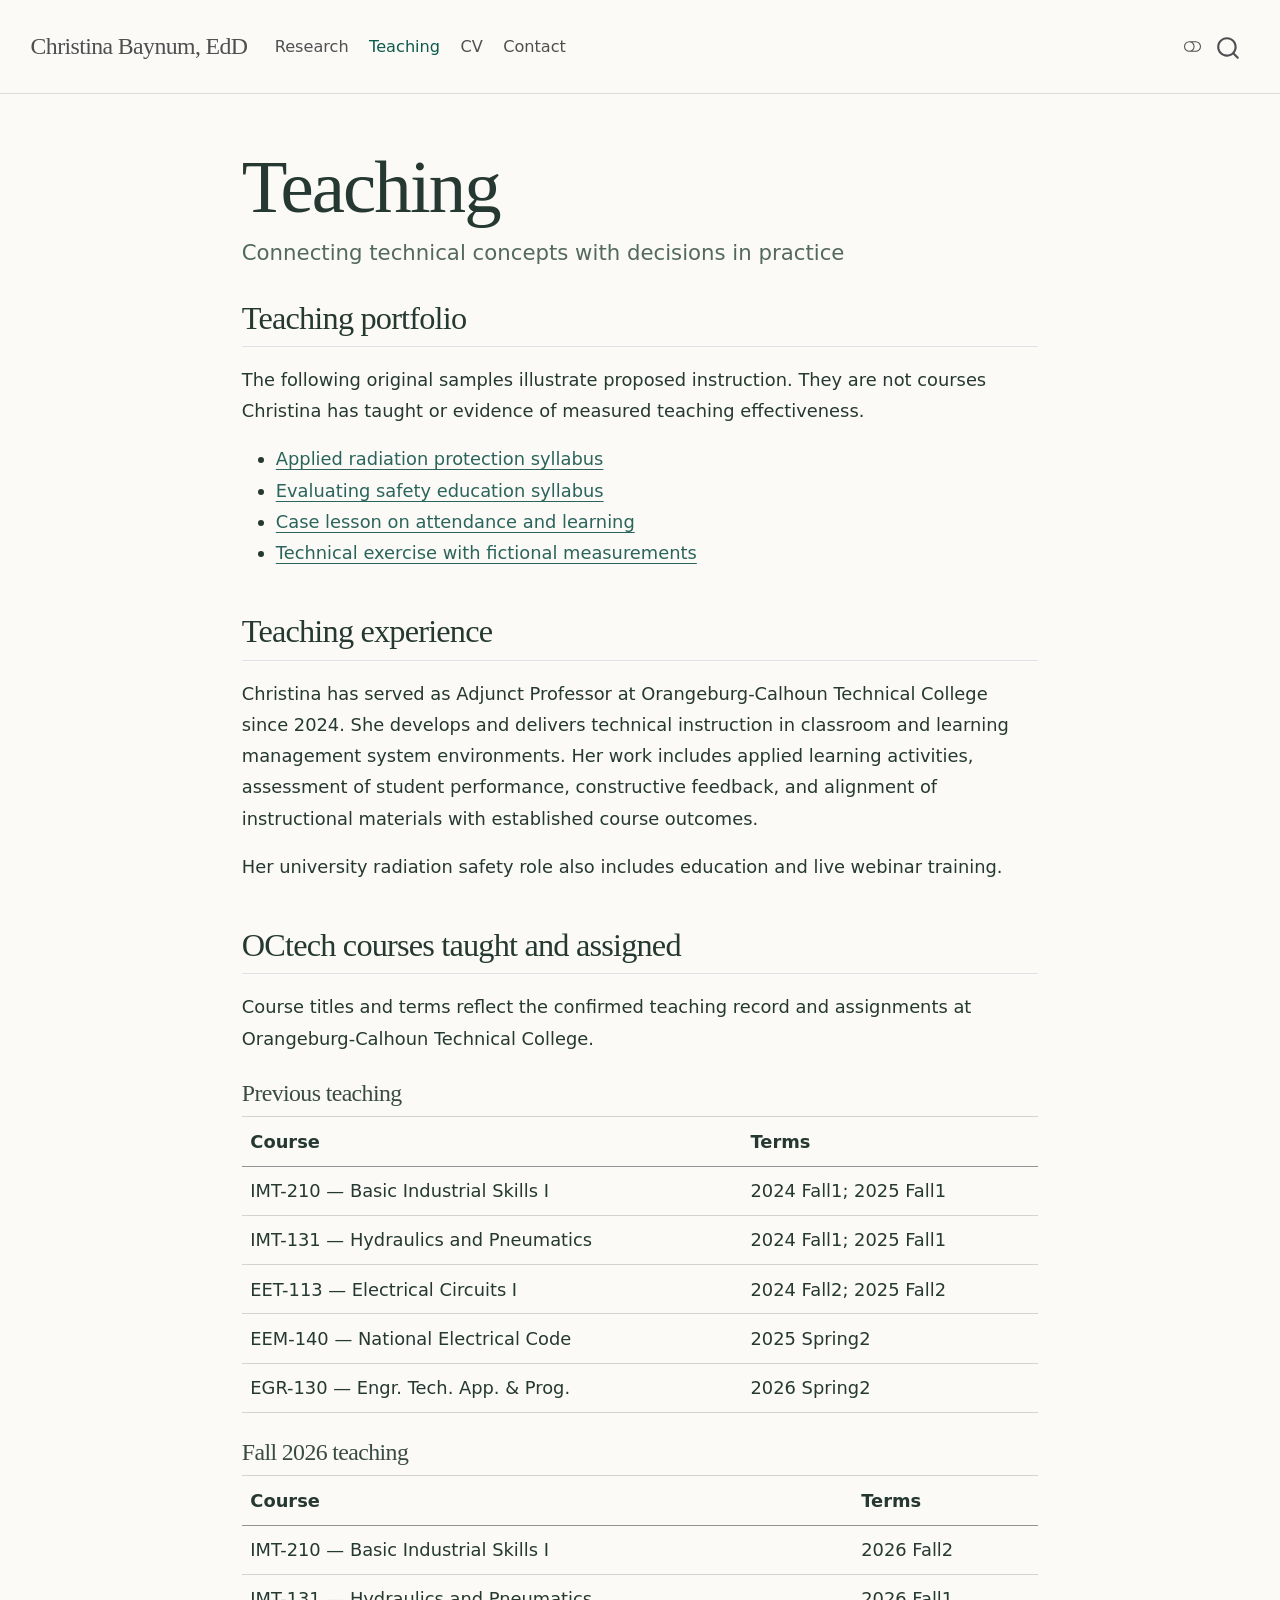
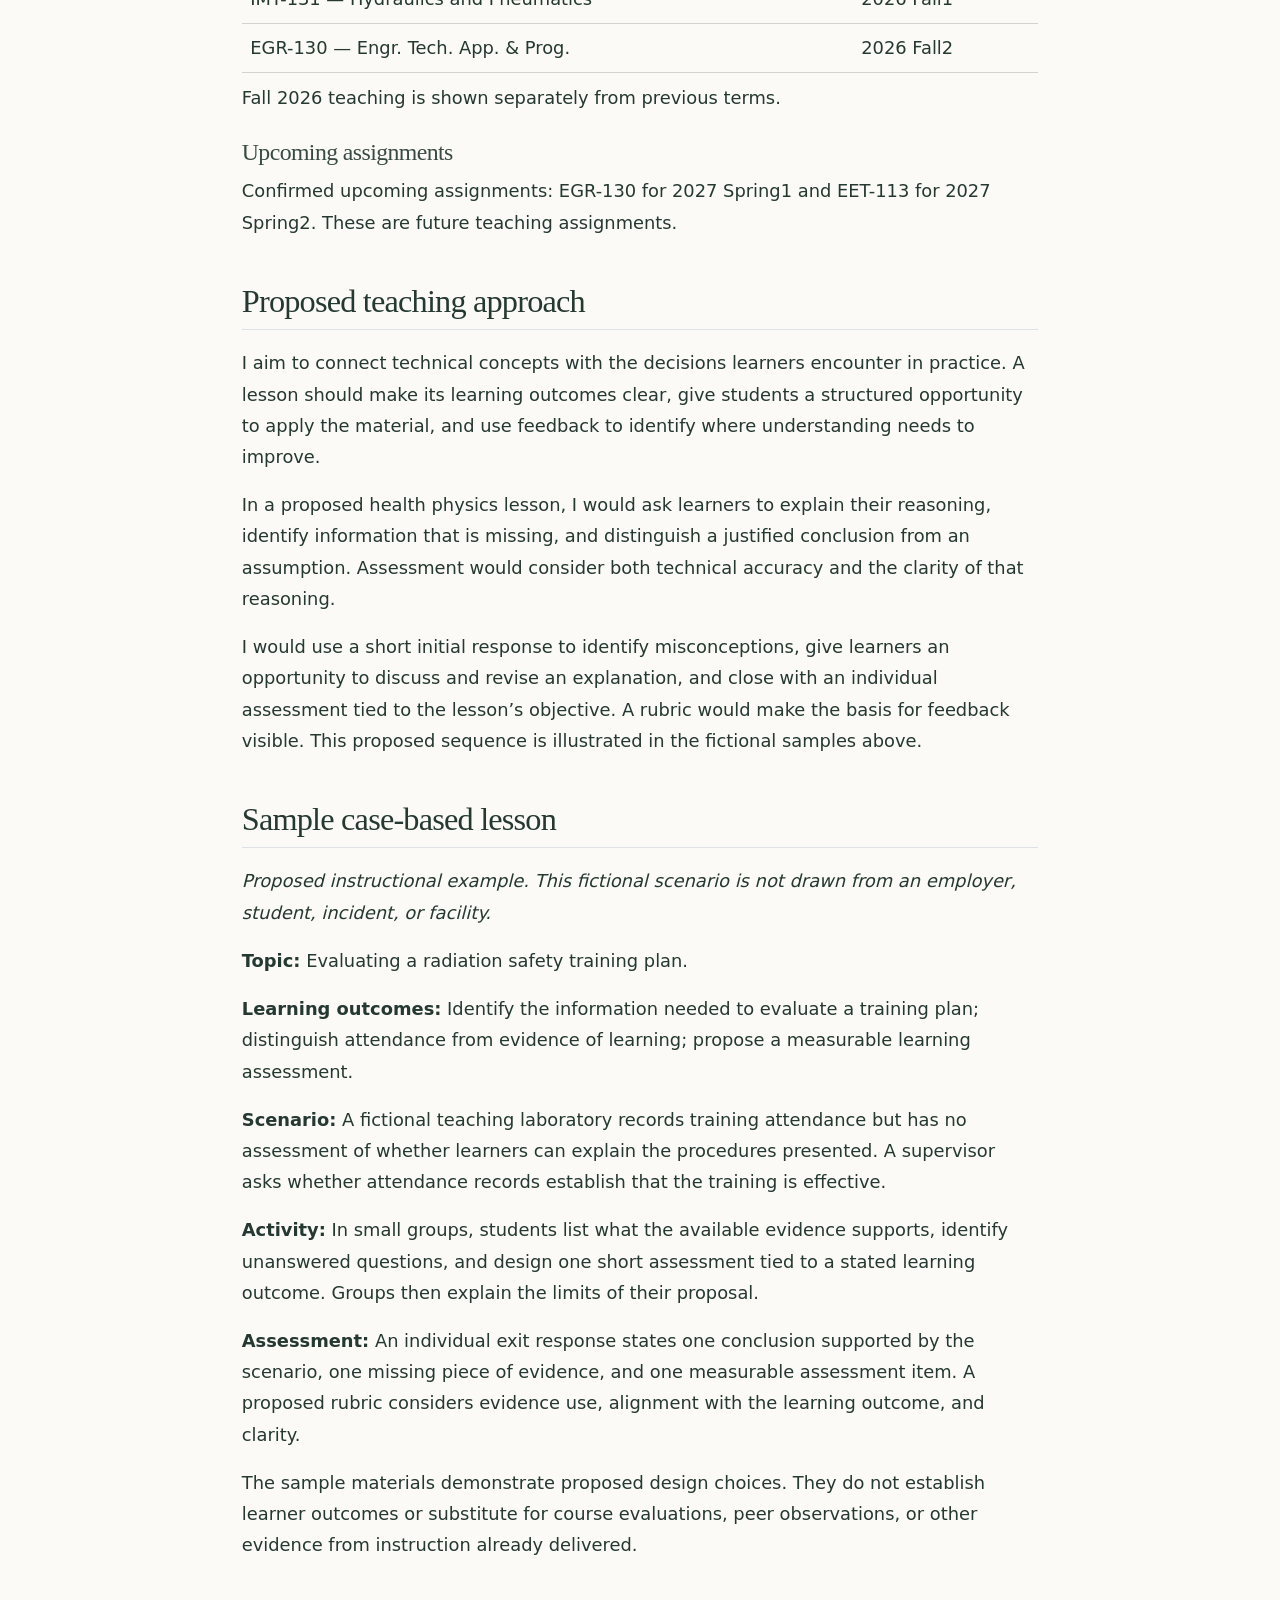
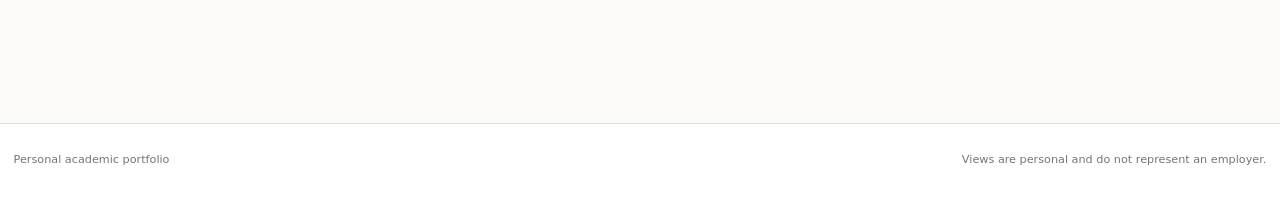
<file: teaching.html>
<!DOCTYPE html>
<html xmlns="http://www.w3.org/1999/xhtml" lang="en" xml:lang="en"><head>

<meta charset="utf-8">
<meta name="generator" content="quarto-1.11.9">

<meta name="viewport" content="width=device-width, initial-scale=1.0, user-scalable=yes">


<title>Teaching – Christina Baynum, EdD</title>
<style>
/* Default styles provided by pandoc.
** See https://pandoc.org/MANUAL.html#variables-for-html for config info.
*/
span.smallcaps{font-variant: small-caps;}
div.columns{display: flex; gap: 1.5em;}
div.column{flex: auto;}
@media screen {
div.columns{gap: min(4vw, 1.5em);}
div.column{overflow-x: auto;}
}
div.hanging-indent{margin-left: 1.5em; text-indent: -1.5em;}
ul.task-list{list-style: none;}
ul.task-list li input[type="checkbox"] {
  width: 0.8em;
  margin: 0 0.8em 0.2em -1em; /* quarto-specific, see https://github.com/quarto-dev/quarto-cli/issues/4556 */ 
  vertical-align: middle;
}
</style>


<script src="site_libs/quarto-nav/quarto-nav.js"></script>
<script src="site_libs/quarto-nav/headroom.min.js"></script>
<script src="site_libs/clipboard/clipboard.min.js"></script>
<script src="site_libs/quarto-search/autocomplete.umd.js"></script>
<script src="site_libs/quarto-search/fuse.min.js"></script>
<script src="site_libs/quarto-search/quarto-search.js"></script>
<meta name="quarto:offset" content="./">
<script src="site_libs/quarto-html/quarto.js" type="module"></script>
<script src="site_libs/quarto-html/tabsets/tabsets.js" type="module"></script>
<script src="site_libs/quarto-html/scrollable-regions/scrollable-regions.js" type="module"></script>
<script src="site_libs/quarto-html/popper.min.js"></script>
<script src="site_libs/quarto-html/tippy.umd.min.js"></script>
<script src="site_libs/quarto-html/anchor.min.js"></script>
<link href="site_libs/quarto-html/tippy.css" rel="stylesheet">
<link href="site_libs/quarto-html/quarto-syntax-highlighting-63b5708e65d6cd79cd7618c58d0c21e7.css" rel="stylesheet" class="quarto-color-scheme" id="quarto-text-highlighting-styles">
<link href="site_libs/quarto-html/quarto-syntax-highlighting-dark-447e42e69aaa9833c0ba1b986f430b20.css" rel="stylesheet" class="quarto-color-scheme quarto-color-alternate" id="quarto-text-highlighting-styles">
<link href="site_libs/quarto-html/quarto-syntax-highlighting-63b5708e65d6cd79cd7618c58d0c21e7.css" rel="stylesheet" class="quarto-color-scheme-extra" id="quarto-text-highlighting-styles">
<script src="site_libs/bootstrap/bootstrap.min.js"></script>
<link href="site_libs/bootstrap/bootstrap-icons.css" rel="stylesheet">
<link href="site_libs/bootstrap/bootstrap-bd1dfc933d865eaa477dab5177700070.min.css" rel="stylesheet" append-hash="true" class="quarto-color-scheme" id="quarto-bootstrap" data-mode="light">
<link href="site_libs/bootstrap/bootstrap-dark-4abf25ec545a1bbc6d832a43c02fbeb4.min.css" rel="stylesheet" append-hash="true" class="quarto-color-scheme quarto-color-alternate" id="quarto-bootstrap" data-mode="dark">
<link href="site_libs/bootstrap/bootstrap-bd1dfc933d865eaa477dab5177700070.min.css" rel="stylesheet" append-hash="true" class="quarto-color-scheme-extra" id="quarto-bootstrap" data-mode="light">
<script id="quarto-search-options" type="application/json">{
  "location": "navbar",
  "copy-button": false,
  "collapse-after": 3,
  "panel-placement": "end",
  "type": "overlay",
  "limit": 50,
  "keyboard-shortcut": [
    "f",
    "/",
    "s"
  ],
  "show-item-context": false,
  "language": {
    "search-no-results-text": "No results",
    "search-matching-documents-text": "matching documents",
    "search-copy-link-title": "Copy link to search",
    "search-hide-matches-text": "Hide additional matches",
    "search-more-match-text": "more match in this document",
    "search-more-matches-text": "more matches in this document",
    "search-clear-button-title": "Clear",
    "search-text-placeholder": "",
    "search-detached-cancel-button-title": "Cancel",
    "search-submit-button-title": "Submit",
    "search-label": "Search"
  }
}</script>


<link rel="stylesheet" href="styles.css">
</head>

<body class="nav-fixed fullcontent quarto-light"><a id="quarto-skip-link" class="visually-hidden-focusable" href="#quarto-document-content">Skip to main content</a><script id="quarto-html-before-body" type="application/javascript">
    const toggleBodyColorMode = (bsSheetEl) => {
      const mode = bsSheetEl.getAttribute("data-mode");
      const bodyEl = window.document.querySelector("body");
      if (mode === "dark") {
        bodyEl.classList.add("quarto-dark");
        bodyEl.classList.remove("quarto-light");
      } else {
        bodyEl.classList.add("quarto-light");
        bodyEl.classList.remove("quarto-dark");
      }
    }
    const toggleBodyColorPrimary = () => {
      const bsSheetEl = window.document.querySelector("link#quarto-bootstrap:not([rel=disabled-stylesheet])");
      if (bsSheetEl) {
        toggleBodyColorMode(bsSheetEl);
      }
    }
    const setColorSchemeToggle = (alternate) => {
      const toggles = window.document.querySelectorAll('.quarto-color-scheme-toggle');
      for (let i=0; i < toggles.length; i++) {
        const toggle = toggles[i];
        if (toggle) {
          toggle.setAttribute("aria-checked", alternate ? "true" : "false");
          if (alternate) {
            toggle.classList.add("alternate");
          } else {
            toggle.classList.remove("alternate");
          }
        }
      }
    };
    const toggleColorMode = (alternate) => {
      // Switch the stylesheets
      const primaryStylesheets = window.document.querySelectorAll('link.quarto-color-scheme:not(.quarto-color-alternate)');
      const alternateStylesheets = window.document.querySelectorAll('link.quarto-color-scheme.quarto-color-alternate');
      manageTransitions('#quarto-margin-sidebar .nav-link', false);
      if (alternate) {
        // note: dark is layered on light, we don't disable primary!
        enableStylesheet(alternateStylesheets);
        for (const sheetNode of alternateStylesheets) {
          if (sheetNode.id === "quarto-bootstrap") {
            toggleBodyColorMode(sheetNode);
          }
        }
      } else {
        disableStylesheet(alternateStylesheets);
        enableStylesheet(primaryStylesheets)
        toggleBodyColorPrimary();
      }
      manageTransitions('#quarto-margin-sidebar .nav-link', true);
      // Switch the toggles
      setColorSchemeToggle(alternate)
    }
    // Hack to workaround the fact that safari doesn't
    // properly recolor the scrollbar when toggling (#1455).
    // Not run on load: stylesheets are set before first paint there, and
    // scrolling would undo the scroll to a URL fragment (#14973).
    // The one pixel nudge keeps the reader where they were.
    const refreshSafariScrollbar = () => {
      if (navigator.userAgent.indexOf('Safari') > 0 && navigator.userAgent.indexOf('Chrome') == -1) {
        manageTransitions("body", false);
        const scrollY = window.scrollY;
        window.scrollTo(0, scrollY > 0 ? scrollY - 1 : 1);
        setTimeout(() => {
          window.scrollTo(0, scrollY);
          manageTransitions("body", true);
        }, 40);
      }
    }
    const disableStylesheet = (stylesheets) => {
      for (let i=0; i < stylesheets.length; i++) {
        const stylesheet = stylesheets[i];
        stylesheet.rel = 'disabled-stylesheet';
      }
    }
    const enableStylesheet = (stylesheets) => {
      for (let i=0; i < stylesheets.length; i++) {
        const stylesheet = stylesheets[i];
        if(stylesheet.rel !== 'stylesheet') { // for Chrome, which will still FOUC without this check
          stylesheet.rel = 'stylesheet';
        }
      }
    }
    const manageTransitions = (selector, allowTransitions) => {
      const els = window.document.querySelectorAll(selector);
      for (let i=0; i < els.length; i++) {
        const el = els[i];
        if (allowTransitions) {
          el.classList.remove('notransition');
        } else {
          el.classList.add('notransition');
        }
      }
    }
    const isFileUrl = () => {
      return window.location.protocol === 'file:';
    }
    const hasAlternateSentinel = () => {
      let styleSentinel = getColorSchemeSentinel();
      if (styleSentinel !== null) {
        return styleSentinel === "alternate";
      } else {
        return false;
      }
    }
    const setStyleSentinel = (alternate) => {
      const value = alternate ? "alternate" : "default";
      if (!isFileUrl()) {
        window.localStorage.setItem("quarto-color-scheme", value);
      } else {
        localAlternateSentinel = value;
      }
    }
    const getColorSchemeSentinel = () => {
      if (!isFileUrl()) {
        const storageValue = window.localStorage.getItem("quarto-color-scheme");
        return storageValue != null ? storageValue : localAlternateSentinel;
      } else {
        return localAlternateSentinel;
      }
    }
    const toggleGiscusIfUsed = (isAlternate, darkModeDefault) => {
      const baseTheme = document.querySelector('#giscus-base-theme')?.value ?? 'light';
      const alternateTheme = document.querySelector('#giscus-alt-theme')?.value ?? 'dark';
      let newTheme = '';
      if(authorPrefersDark) {
        newTheme = isAlternate ? baseTheme : alternateTheme;
      } else {
        newTheme = isAlternate ? alternateTheme : baseTheme;
      }
      const changeGiscusTheme = () => {
        // From: https://github.com/giscus/giscus/issues/336
        const sendMessage = (message) => {
          const iframe = document.querySelector('iframe.giscus-frame');
          if (!iframe) return;
          iframe.contentWindow.postMessage({ giscus: message }, 'https://giscus.app');
        }
        sendMessage({
          setConfig: {
            theme: newTheme
          }
        });
      }
      const isGiscussLoaded = window.document.querySelector('iframe.giscus-frame') !== null;
      if (isGiscussLoaded) {
        changeGiscusTheme();
      }
    };
    const authorPrefersDark = false;
    const darkModeDefault = authorPrefersDark;
      document.querySelector('link#quarto-text-highlighting-styles.quarto-color-scheme-extra').rel = 'disabled-stylesheet';
      document.querySelector('link#quarto-bootstrap.quarto-color-scheme-extra').rel = 'disabled-stylesheet';
    let localAlternateSentinel = darkModeDefault ? 'alternate' : 'default';
    // Dark / light mode switch
    window.quartoToggleColorScheme = () => {
      // Read the current dark / light value
      let toAlternate = !hasAlternateSentinel();
      toggleColorMode(toAlternate);
      refreshSafariScrollbar();
      setStyleSentinel(toAlternate);
      toggleGiscusIfUsed(toAlternate, darkModeDefault);
      window.dispatchEvent(new Event('resize'));
    };
    // Switch to dark mode if need be
    if (hasAlternateSentinel()) {
      toggleColorMode(true);
    } else {
      toggleColorMode(false);
    }
  </script>

<div id="quarto-search-results"></div>
  <header id="quarto-header" class="headroom fixed-top">
    <nav class="navbar navbar-expand-lg " data-bs-theme="dark" aria-label="Site">
      <div class="navbar-container container-fluid">
      <div class="navbar-brand-container mx-auto">
    <a class="navbar-brand" href="./index.html">
    <span class="navbar-title">Christina Baynum, EdD</span>
    </a>
  </div>
          <button class="navbar-toggler" type="button" data-bs-toggle="collapse" data-bs-target="#navbarCollapse" aria-controls="navbarCollapse" aria-expanded="false" aria-label="Toggle navigation" onclick="if (window.quartoToggleHeadroom) { window.quartoToggleHeadroom(); }">
  <span class="navbar-toggler-icon"></span>
</button>
          <div class="collapse navbar-collapse" id="navbarCollapse">
            <ul class="navbar-nav navbar-nav-scroll me-auto">
  <li class="nav-item">
    <a class="nav-link" href="./research.html"> 
<span class="menu-text">Research</span></a>
  </li>  
  <li class="nav-item">
    <a class="nav-link active" href="./teaching.html" aria-current="page"> 
<span class="menu-text">Teaching</span></a>
  </li>  
  <li class="nav-item">
    <a class="nav-link" href="./cv.html"> 
<span class="menu-text">CV</span></a>
  </li>  
  <li class="nav-item">
    <a class="nav-link" href="./contact.html"> 
<span class="menu-text">Contact</span></a>
  </li>  
</ul>
          </div> <!-- /navcollapse -->
            <div class="quarto-navbar-tools">
  <button type="button" role="switch" aria-checked="false" class="quarto-color-scheme-toggle quarto-navigation-tool  px-1" onclick="window.quartoToggleColorScheme(); return false;" title="Toggle dark mode" aria-label="Toggle dark mode"><i class="bi"></i></button>
</div>
            <div id="quarto-search" class="" title="Search"></div>
      </div> <!-- /container-fluid -->
    </nav>
</header>
<!-- content -->
<div id="quarto-content" class="quarto-container page-columns page-rows-contents page-layout-article page-navbar">
<!-- sidebar -->
<!-- margin-sidebar -->
    
<!-- main -->
<main class="content" id="quarto-document-content" tabindex="-1">


<header id="title-block-header" class="quarto-title-block default">
<div class="quarto-title">
<h1 class="title">Teaching</h1>
<p class="subtitle lead">Connecting technical concepts with decisions in practice</p>
</div>



<div class="quarto-title-meta">

    
  
    
  </div>
  


</header>


<section id="teaching-portfolio" class="level2">
<h2 class="anchored" data-anchor-id="teaching-portfolio">Teaching portfolio</h2>
<p>The following original samples illustrate proposed instruction. They are not courses Christina has taught or evidence of measured teaching effectiveness.</p>
<ul>
<li><a href="./syllabus-radiation.html">Applied radiation protection syllabus</a></li>
<li><a href="./syllabus-evaluation.html">Evaluating safety education syllabus</a></li>
<li><a href="./lesson.html">Case lesson on attendance and learning</a></li>
<li><a href="./technical-exercise.html">Technical exercise with fictional measurements</a></li>
</ul>
</section>
<section id="teaching-experience" class="level2">
<h2 class="anchored" data-anchor-id="teaching-experience">Teaching experience</h2>
<p>Christina has served as Adjunct Professor at Orangeburg-Calhoun Technical College since 2024. She develops and delivers technical instruction in classroom and learning management system environments. Her work includes applied learning activities, assessment of student performance, constructive feedback, and alignment of instructional materials with established course outcomes.</p>
<p>Her university radiation safety role also includes education and live webinar training.</p>
</section>
<section id="octech-courses-taught-and-assigned" class="level2">
<h2 class="anchored" data-anchor-id="octech-courses-taught-and-assigned">OCtech courses taught and assigned</h2>
<p>Course titles and terms reflect the confirmed teaching record and assignments at Orangeburg-Calhoun Technical College.</p>
<section id="previous-teaching" class="level3">
<h3 class="anchored" data-anchor-id="previous-teaching">Previous teaching</h3>
<table class="caption-top table">
<thead>
<tr class="header">
<th>Course</th>
<th>Terms</th>
</tr>
</thead>
<tbody>
<tr class="odd">
<td>IMT-210 — Basic Industrial Skills I</td>
<td>2024 Fall1; 2025 Fall1</td>
</tr>
<tr class="even">
<td>IMT-131 — Hydraulics and Pneumatics</td>
<td>2024 Fall1; 2025 Fall1</td>
</tr>
<tr class="odd">
<td>EET-113 — Electrical Circuits I</td>
<td>2024 Fall2; 2025 Fall2</td>
</tr>
<tr class="even">
<td>EEM-140 — National Electrical Code</td>
<td>2025 Spring2</td>
</tr>
<tr class="odd">
<td>EGR-130 — Engr. Tech. App. &amp; Prog.</td>
<td>2026 Spring2</td>
</tr>
</tbody>
</table>
</section>
<section id="fall-2026-teaching" class="level3">
<h3 class="anchored" data-anchor-id="fall-2026-teaching">Fall 2026 teaching</h3>
<table class="caption-top table">
<thead>
<tr class="header">
<th>Course</th>
<th>Terms</th>
</tr>
</thead>
<tbody>
<tr class="odd">
<td>IMT-210 — Basic Industrial Skills I</td>
<td>2026 Fall2</td>
</tr>
<tr class="even">
<td>IMT-131 — Hydraulics and Pneumatics</td>
<td>2026 Fall1</td>
</tr>
<tr class="odd">
<td>EGR-130 — Engr. Tech. App. &amp; Prog.</td>
<td>2026 Fall2</td>
</tr>
</tbody>
</table>
<p>Fall 2026 teaching is shown separately from previous terms.</p>
</section>
<section id="upcoming-assignments" class="level3">
<h3 class="anchored" data-anchor-id="upcoming-assignments">Upcoming assignments</h3>
<p>Confirmed upcoming assignments: EGR-130 for 2027 Spring1 and EET-113 for 2027 Spring2. These are future teaching assignments.</p>
</section>
</section>
<section id="proposed-teaching-approach" class="level2">
<h2 class="anchored" data-anchor-id="proposed-teaching-approach">Proposed teaching approach</h2>
<p>I aim to connect technical concepts with the decisions learners encounter in practice. A lesson should make its learning outcomes clear, give students a structured opportunity to apply the material, and use feedback to identify where understanding needs to improve.</p>
<p>In a proposed health physics lesson, I would ask learners to explain their reasoning, identify information that is missing, and distinguish a justified conclusion from an assumption. Assessment would consider both technical accuracy and the clarity of that reasoning.</p>
<p>I would use a short initial response to identify misconceptions, give learners an opportunity to discuss and revise an explanation, and close with an individual assessment tied to the lesson’s objective. A rubric would make the basis for feedback visible. This proposed sequence is illustrated in the fictional samples above.</p>
</section>
<section id="sample-case-based-lesson" class="level2">
<h2 class="anchored" data-anchor-id="sample-case-based-lesson">Sample case-based lesson</h2>
<p><em>Proposed instructional example. This fictional scenario is not drawn from an employer, student, incident, or facility.</em></p>
<p><strong>Topic:</strong> Evaluating a radiation safety training plan.</p>
<p><strong>Learning outcomes:</strong> Identify the information needed to evaluate a training plan; distinguish attendance from evidence of learning; propose a measurable learning assessment.</p>
<p><strong>Scenario:</strong> A fictional teaching laboratory records training attendance but has no assessment of whether learners can explain the procedures presented. A supervisor asks whether attendance records establish that the training is effective.</p>
<p><strong>Activity:</strong> In small groups, students list what the available evidence supports, identify unanswered questions, and design one short assessment tied to a stated learning outcome. Groups then explain the limits of their proposal.</p>
<p><strong>Assessment:</strong> An individual exit response states one conclusion supported by the scenario, one missing piece of evidence, and one measurable assessment item. A proposed rubric considers evidence use, alignment with the learning outcome, and clarity.</p>
<p>The sample materials demonstrate proposed design choices. They do not establish learner outcomes or substitute for course evaluations, peer observations, or other evidence from instruction already delivered.</p>


</section>

</main> <!-- /main -->
<script id="quarto-html-after-body" type="application/javascript">
  window.document.addEventListener("DOMContentLoaded", function (event) {
    // Ensure there is a toggle, if there isn't float one in the top right
    if (window.document.querySelector('.quarto-color-scheme-toggle') === null) {
      const toggle = window.document.createElement('button');
      toggle.type = "button";
      toggle.setAttribute("role", "switch");
      toggle.setAttribute("aria-checked", "false");
      toggle.classList.add('top-right');
      toggle.classList.add('quarto-color-scheme-toggle');
      toggle.setAttribute("aria-label", "Toggle dark mode");
      toggle.onclick = function() { try { window.quartoToggleColorScheme(); } catch {} return false; };
      const i = window.document.createElement("i");
      i.classList.add('bi');
      toggle.appendChild(i);
      // Put the toggle in a landmark of its own, so that landmark navigation
      // can reach it.
      //
      // The container is always a fresh direct child of body, and the toggle is
      // never moved into page furniture that the theme or the author controls.
      // The toggle is positioned against the page, so any ancestor that
      // establishes a containing block captures it: a positioned element or a
      // grid for position: absolute, and transform, filter, will-change or
      // contain for position: fixed. A direct child of body has none of these
      // to inherit, and the shift when one appears is silent and visual.
      //
      // ARIA says a document should have at most one banner, and axe reports a
      // duplicate whether or not the banners carry distinct labels. So use a
      // header when the page has no banner yet, and a named region otherwise.
      //
      // A header is a banner wherever it sits, unless it is inside sectioning
      // content, so this cannot just look at the children of body: a custom
      // page layout wraps the title block header in a plain div. An explicit
      // role="banner" always counts.
      const sectioning = 'article, aside, main, nav, section, [role="article"], [role="complementary"], [role="main"], [role="navigation"], [role="region"]';
      const hasBanner = Array.from(
        window.document.querySelectorAll('header:not([role]), [role="banner"]')
      ).some(function(el) {
        return el.hasAttribute("role") || el.closest(sectioning) === null;
      });
      const container = window.document.createElement(hasBanner ? "div" : "header");
      if (hasBanner) {
        container.setAttribute("role", "region");
        container.setAttribute("aria-label", "Toggle dark mode");
      }
      container.classList.add('quarto-color-scheme-toggle-container');
      container.appendChild(toggle);
      window.document.body.appendChild(container);
    }
    setColorSchemeToggle(hasAlternateSentinel())
    const icon = "";
    const anchorJS = new window.AnchorJS();
    anchorJS.options = {
      placement: 'right',
      icon: icon
    };
    anchorJS.add('.anchored');
    const isCodeAnnotation = (el) => {
      for (const clz of el.classList) {
        if (clz.startsWith('code-annotation-')) {                     
          return true;
        }
      }
      return false;
    }
    const onCopySuccess = function(e) {
      // button target
      const button = e.trigger;
      // don't keep focus
      button.blur();
      // flash "checked"
      button.classList.add('code-copy-button-checked');
      var currentTitle = button.getAttribute("title");
      button.setAttribute("title", "Copied!");
      let tooltip;
      if (window.bootstrap) {
        button.setAttribute("data-bs-toggle", "tooltip");
        button.setAttribute("data-bs-placement", "left");
        button.setAttribute("data-bs-title", "Copied!");
        tooltip = new bootstrap.Tooltip(button, 
          { trigger: "manual", 
            customClass: "code-copy-button-tooltip",
            offset: [0, -8]});
        tooltip.show();    
      }
      setTimeout(function() {
        if (tooltip) {
          tooltip.hide();
          button.removeAttribute("data-bs-title");
          button.removeAttribute("data-bs-toggle");
          button.removeAttribute("data-bs-placement");
        }
        button.setAttribute("title", currentTitle);
        button.classList.remove('code-copy-button-checked');
      }, 1000);
      // clear code selection
      e.clearSelection();
    }
    const getTextToCopy = function(trigger) {
      const outerScaffold = trigger.parentElement.cloneNode(true);
      const codeEl = outerScaffold.querySelector('code');
      for (const childEl of codeEl.children) {
        if (isCodeAnnotation(childEl)) {
          childEl.remove();
        }
      }
      return codeEl.innerText;
    }
    const clipboard = new window.ClipboardJS('.code-copy-button:not([data-in-quarto-modal])', {
      text: getTextToCopy
    });
    clipboard.on('success', onCopySuccess);
    if (window.document.getElementById('quarto-embedded-source-code-modal')) {
      const clipboardModal = new window.ClipboardJS('.code-copy-button[data-in-quarto-modal]', {
        text: getTextToCopy,
        container: window.document.getElementById('quarto-embedded-source-code-modal')
      });
      clipboardModal.on('success', onCopySuccess);
    }
      var localhostRegex = new RegExp(/^(?:http|https):\/\/localhost\:?[0-9]*\//);
      var mailtoRegex = new RegExp(/^mailto:/);
        var filterRegex = new RegExp("https:\/\/drchristinabaynum\.github\.io");
      var isInternal = (href) => {
          return filterRegex.test(href) || localhostRegex.test(href) || mailtoRegex.test(href);
      }
      // Inspect non-navigation links and adorn them if external
      window.quartoDecorateExternalLinks = function (root) {
     var links = (root || window.document).querySelectorAll('a[href]:not(.nav-link):not(.navbar-brand):not(.toc-action):not(.sidebar-link):not(.sidebar-item-toggle):not(.pagination-link):not(.no-external):not([aria-hidden]):not(.dropdown-item):not(.quarto-navigation-tool):not(.about-link)');
      for (var i=0; i<links.length; i++) {
        const link = links[i];
        if (!isInternal(link.href)) {
          // undo the damage that might have been done by quarto-nav.js in the case of
          // links that we want to consider external
          if (link.dataset.originalHref !== undefined) {
            link.href = link.dataset.originalHref;
          }
          if (!link.classList.contains('no-external-icon')) {
          }
        }
      }
      };
      window.quartoDecorateExternalLinks(window.document);
    // Esc closes the popup (WCAG 1.4.13) and focus leaving both trigger and
    // popup closes it (WCAG 2.4.11); tippy handles neither for interactive popups.
    const hideOnEscAndFocusOut = {
      name: 'hideOnEscAndFocusOut',
      defaultValue: true,
      fn(instance) {
        const dismiss = () => {
          // A show scheduled by the trigger delay would otherwise reopen it
          instance.clearDelayTimeouts();
          instance.hide();
        };
        const onKeyDown = (event) => {
          if (event.key !== 'Escape') {
            return;
          }
          // Keep Esc from also reaching page handlers (e.g. reveal.js overview),
          // except an open reveal.js slide menu, which Esc should close too.
          // The menu handles keys only when its keyboard option is on.
          const menuHandlesEsc = window.Reveal?.getPlugin?.('menu')?.isOpen() &&
            window.Reveal.getConfig().menu?.keyboard !== false;
          if (!menuHandlesEsc) {
            event.stopPropagation();
          }
          if (instance.popper.contains(window.document.activeElement)) {
            // Disabled while refocusing so the focus trigger does not reopen it
            instance.disable();
            instance.reference.focus();
            instance.enable();
          }
          dismiss();
        };
        const onFocusOut = (event) => {
          const target = event.relatedTarget;
          if (target && !instance.reference.contains(target) &&
              !instance.popper.contains(target)) {
            dismiss();
          }
        };
        // On the trigger too: a click trigger (code-annotations: select) has no
        // blur handling. Attached for the instance's lifetime so leaving the
        // trigger also cancels a show still pending on the trigger delay.
        instance.reference.addEventListener('focusout', onFocusOut);
        return {
          onShow() {
            window.document.addEventListener('keydown', onKeyDown, true);
            instance.popper.addEventListener('focusout', onFocusOut);
          },
          onHide() {
            window.document.removeEventListener('keydown', onKeyDown, true);
            instance.popper.removeEventListener('focusout', onFocusOut);
          },
          onDestroy() {
            instance.reference.removeEventListener('focusout', onFocusOut);
          },
        };
      },
    };
    function tippyHover(el, contentFn, onTriggerFn, onUntriggerFn) {
      const config = {
        allowHTML: true,
        maxWidth: 500,
        delay: 100,
        arrow: false,
        appendTo: function(el) {
            return el.parentElement;
        },
        interactive: true,
        interactiveBorder: 10,
        theme: 'quarto',
        placement: 'bottom-start',
        plugins: [hideOnEscAndFocusOut],
      };
      if (contentFn) {
        config.content = contentFn;
      }
      if (onTriggerFn) {
        config.onTrigger = onTriggerFn;
      }
      if (onUntriggerFn) {
        config.onUntrigger = onUntriggerFn;
      }
      window.tippy(el, config); 
    }
    const noterefs = window.document.querySelectorAll('a[role="doc-noteref"]');
    for (var i=0; i<noterefs.length; i++) {
      const ref = noterefs[i];
      tippyHover(ref, function() {
        // use id or data attribute instead here
        let href = ref.getAttribute('data-footnote-href') || ref.getAttribute('href');
        try { href = new URL(href).hash; } catch {}
        const id = href.replace(/^#\/?/, "");
        const note = window.document.getElementById(id);
        if (note) {
          return note.innerHTML;
        } else {
          return "";
        }
      });
    }
    const xrefs = window.document.querySelectorAll('a.quarto-xref');
    const processXRef = (id, note) => {
      // Strip column container classes
      const stripColumnClz = (el) => {
        el.classList.remove("page-full", "page-columns");
        if (el.children) {
          for (const child of el.children) {
            stripColumnClz(child);
          }
        }
      }
      stripColumnClz(note)
      if (id === null || id.startsWith('sec-')) {
        // Special case sections, only their first couple elements
        const container = document.createElement("div");
        if (note.children && note.children.length > 2) {
          container.appendChild(note.children[0].cloneNode(true));
          for (let i = 1; i < note.children.length; i++) {
            const child = note.children[i];
            if (child.tagName === "P" && child.innerText === "") {
              continue;
            } else {
              container.appendChild(child.cloneNode(true));
              break;
            }
          }
          if (window.Quarto?.typesetMath) {
            window.Quarto.typesetMath(container);
          }
          return container.innerHTML
        } else {
          if (window.Quarto?.typesetMath) {
            window.Quarto.typesetMath(note);
          }
          return note.innerHTML;
        }
      } else {
        // Remove any anchor links if they are present
        const anchorLink = note.querySelector('a.anchorjs-link');
        if (anchorLink) {
          anchorLink.remove();
        }
        if (window.Quarto?.typesetMath) {
          window.Quarto.typesetMath(note);
        }
        if (note.classList.contains("callout")) {
          return note.outerHTML;
        } else {
          return note.innerHTML;
        }
      }
    }
    for (var i=0; i<xrefs.length; i++) {
      const xref = xrefs[i];
      tippyHover(xref, undefined, function(instance) {
        instance.disable();
        let url = xref.getAttribute('href');
        let hash = undefined; 
        if (url.startsWith('#')) {
          hash = url;
        } else {
          try { hash = new URL(url).hash; } catch {}
        }
        if (hash) {
          const id = hash.replace(/^#\/?/, "");
          const note = window.document.getElementById(id);
          if (note !== null) {
            try {
              const html = processXRef(id, note.cloneNode(true));
              instance.setContent(html);
            } finally {
              instance.enable();
              instance.show();
            }
          } else {
            // See if we can fetch this
            fetch(url.split('#')[0])
            .then(res => res.text())
            .then(html => {
              const parser = new DOMParser();
              const htmlDoc = parser.parseFromString(html, "text/html");
              const note = htmlDoc.getElementById(id);
              if (note !== null) {
                const html = processXRef(id, note);
                instance.setContent(html);
              } 
            }).finally(() => {
              instance.enable();
              instance.show();
            });
          }
        } else {
          // See if we can fetch a full url (with no hash to target)
          // This is a special case and we should probably do some content thinning / targeting
          fetch(url)
          .then(res => res.text())
          .then(html => {
            const parser = new DOMParser();
            const htmlDoc = parser.parseFromString(html, "text/html");
            const note = htmlDoc.querySelector('main.content');
            if (note !== null) {
              // This should only happen for chapter cross references
              // (since there is no id in the URL)
              // remove the first header
              if (note.children.length > 0 && note.children[0].tagName === "HEADER") {
                note.children[0].remove();
              }
              const html = processXRef(null, note);
              instance.setContent(html);
            } 
          }).finally(() => {
            instance.enable();
            instance.show();
          });
        }
      }, function(instance) {
      });
    }
        let selectedAnnoteEl;
        const selectorForAnnotation = ( cell, annotation) => {
          let cellAttr = 'data-code-cell="' + cell + '"';
          let lineAttr = 'data-code-annotation="' +  annotation + '"';
          const selector = 'span[' + cellAttr + '][' + lineAttr + ']';
          return selector;
        }
        const selectCodeLines = (annoteEl) => {
          const doc = window.document;
          const targetCell = annoteEl.getAttribute("data-target-cell");
          const targetAnnotation = annoteEl.getAttribute("data-target-annotation");
          const annoteSpan = window.document.querySelector(selectorForAnnotation(targetCell, targetAnnotation));
          const lines = annoteSpan.getAttribute("data-code-lines").split(",");
          const lineIds = lines.map((line) => {
            return targetCell + "-" + line;
          })
          // Each band is positioned against its own containing block, which is
          // not the offsetParent of the lines, so place it from client rects.
          const placeBand = (band, firstEl, lastEl, codeBlock) => {
            const container = band.offsetParent;
            if (container === null) {
              return;
            }
            const containerRect = container.getBoundingClientRect();
            // Reveal.js scales slides with a transform, so convert client
            // pixels back to the CSS pixels of the container.
            const scale = containerRect.height / container.offsetHeight || 1;
            const firstRect = firstEl.getBoundingClientRect();
            const lastRect = lastEl.getBoundingClientRect();
            const top = (firstRect.top - containerRect.top) / scale - container.clientTop + container.scrollTop;
            const height = (lastRect.bottom - firstRect.top) / scale;
            band.style.top = top - 2 + "px";
            band.style.height = height + 4 + "px";
            if (codeBlock) {
              // Without the copy button wrapper, the containing block is wider
              // than the code block, so span the code block explicitly.
              const blockRect = codeBlock.getBoundingClientRect();
              band.style.left = (blockRect.left - containerRect.left) / scale - container.clientLeft + container.scrollLeft + "px";
              band.style.width = blockRect.width / scale + "px";
            }
          };
          if (lineIds.length > 0) {
            const el = window.document.getElementById(lineIds[0]);
            const lastEl = window.document.getElementById(lineIds[lineIds.length - 1]);
            const parent = el.parentElement.parentElement;
            // cook up a div (if necessary) and position it
            let div = window.document.getElementById("code-annotation-line-highlight");
            if (div === null) {
              div = window.document.createElement("div");
              div.setAttribute("id", "code-annotation-line-highlight");
              div.style.position = 'absolute';
              parent.appendChild(div);
            }
            placeBand(div, el, lastEl, parent.closest("div.sourceCode") || parent);
            let gutterDiv = window.document.getElementById("code-annotation-line-highlight-gutter");
            if (gutterDiv === null) {
              gutterDiv = window.document.createElement("div");
              gutterDiv.setAttribute("id", "code-annotation-line-highlight-gutter");
              gutterDiv.style.position = 'absolute';
              const codeCell = window.document.getElementById(targetCell);
              const gutter = codeCell.querySelector('.code-annotation-gutter');
              gutter.appendChild(gutterDiv);
            }
            placeBand(gutterDiv, el, lastEl);
            selectedAnnoteEl = annoteEl;
          }
        };
        const unselectCodeLines = () => {
          const elementsIds = ["code-annotation-line-highlight", "code-annotation-line-highlight-gutter"];
          elementsIds.forEach((elId) => {
            const div = window.document.getElementById(elId);
            if (div) {
              div.remove();
            }
          });
          selectedAnnoteEl = undefined;
        };
          // Handle positioning of the toggle
      window.addEventListener(
        "resize",
        throttle(() => {
          elRect = undefined;
          if (selectedAnnoteEl) {
            selectCodeLines(selectedAnnoteEl);
          }
        }, 10)
      );
      function throttle(fn, ms) {
      let throttle = false;
      let timer;
        return (...args) => {
          if(!throttle) { // first call gets through
              fn.apply(this, args);
              throttle = true;
          } else { // all the others get throttled
              if(timer) clearTimeout(timer); // cancel #2
              timer = setTimeout(() => {
                fn.apply(this, args);
                timer = throttle = false;
              }, ms);
          }
        };
      }
        // Attach click handler to the DT
        const annoteDls = window.document.querySelectorAll('dt[data-target-cell]');
        for (const annoteDlNode of annoteDls) {
          annoteDlNode.addEventListener('click', (event) => {
            const clickedEl = event.target;
            if (clickedEl !== selectedAnnoteEl) {
              unselectCodeLines();
              const activeEl = window.document.querySelector('dt[data-target-cell].code-annotation-active');
              if (activeEl) {
                activeEl.classList.remove('code-annotation-active');
              }
              selectCodeLines(clickedEl);
              clickedEl.classList.add('code-annotation-active');
            } else {
              // Unselect the line
              unselectCodeLines();
              clickedEl.classList.remove('code-annotation-active');
            }
          });
        }
    const findCites = (el) => {
      const parentEl = el.parentElement;
      if (parentEl) {
        const cites = parentEl.dataset.cites;
        if (cites) {
          return {
            el,
            cites: cites.split(' ')
          };
        } else {
          return findCites(el.parentElement)
        }
      } else {
        return undefined;
      }
    };
    var bibliorefs = window.document.querySelectorAll('a[role="doc-biblioref"]');
    for (var i=0; i<bibliorefs.length; i++) {
      const ref = bibliorefs[i];
      const citeInfo = findCites(ref);
      if (citeInfo) {
        tippyHover(citeInfo.el, function() {
          var popup = window.document.createElement('div');
          citeInfo.cites.forEach(function(cite) {
            var citeDiv = window.document.createElement('div');
            citeDiv.classList.add('hanging-indent');
            citeDiv.classList.add('csl-entry');
            var biblioDiv = window.document.getElementById('ref-' + cite);
            if (biblioDiv) {
              citeDiv.innerHTML = biblioDiv.innerHTML;
            }
            popup.appendChild(citeDiv);
          });
          return popup.innerHTML;
        });
      }
    }
  });
  </script>
  <script type="application/javascript">
  window.quartoScrollableRegionsLabels = {"code":"Scrollable code","output":"Scrollable output"};
  </script>
</div> <!-- /content -->
<footer class="footer">
  <div class="nav-footer">
    <div class="nav-footer-left">
<p>Personal academic portfolio</p>
</div>   
    <div class="nav-footer-center">
      &nbsp;
    </div>
    <div class="nav-footer-right">
<p>Views are personal and do not represent an employer.</p>
</div>
  </div>
</footer>




</body></html>
</file>
<file: site_libs/quarto-html/tippy.css>
.tippy-box[data-animation=fade][data-state=hidden]{opacity:0}[data-tippy-root]{max-width:calc(100vw - 10px)}.tippy-box{position:relative;background-color:#333;color:#fff;border-radius:4px;font-size:14px;line-height:1.4;white-space:normal;outline:0;transition-property:transform,visibility,opacity}.tippy-box[data-placement^=top]>.tippy-arrow{bottom:0}.tippy-box[data-placement^=top]>.tippy-arrow:before{bottom:-7px;left:0;border-width:8px 8px 0;border-top-color:initial;transform-origin:center top}.tippy-box[data-placement^=bottom]>.tippy-arrow{top:0}.tippy-box[data-placement^=bottom]>.tippy-arrow:before{top:-7px;left:0;border-width:0 8px 8px;border-bottom-color:initial;transform-origin:center bottom}.tippy-box[data-placement^=left]>.tippy-arrow{right:0}.tippy-box[data-placement^=left]>.tippy-arrow:before{border-width:8px 0 8px 8px;border-left-color:initial;right:-7px;transform-origin:center left}.tippy-box[data-placement^=right]>.tippy-arrow{left:0}.tippy-box[data-placement^=right]>.tippy-arrow:before{left:-7px;border-width:8px 8px 8px 0;border-right-color:initial;transform-origin:center right}.tippy-box[data-inertia][data-state=visible]{transition-timing-function:cubic-bezier(.54,1.5,.38,1.11)}.tippy-arrow{width:16px;height:16px;color:#333}.tippy-arrow:before{content:"";position:absolute;border-color:transparent;border-style:solid}.tippy-content{position:relative;padding:5px 9px;z-index:1}
</file>
<file: site_libs/quarto-html/quarto-syntax-highlighting-63b5708e65d6cd79cd7618c58d0c21e7.css>
/* quarto syntax highlight colors */
:root {
  --quarto-hl-ot-color: #003B4F;
  --quarto-hl-at-color: #657422;
  --quarto-hl-ss-color: #20794D;
  --quarto-hl-an-color: #5E5E5E;
  --quarto-hl-fu-color: #4758AB;
  --quarto-hl-st-color: #20794D;
  --quarto-hl-cf-color: #003B4F;
  --quarto-hl-op-color: #5E5E5E;
  --quarto-hl-er-color: #AD0000;
  --quarto-hl-bn-color: #AD0000;
  --quarto-hl-al-color: #AD0000;
  --quarto-hl-va-color: #111111;
  --quarto-hl-bu-color: inherit;
  --quarto-hl-ex-color: inherit;
  --quarto-hl-pp-color: #AD0000;
  --quarto-hl-in-color: #5E5E5E;
  --quarto-hl-vs-color: #20794D;
  --quarto-hl-wa-color: #5E5E5E;
  --quarto-hl-do-color: #5E5E5E;
  --quarto-hl-im-color: #00769E;
  --quarto-hl-ch-color: #20794D;
  --quarto-hl-dt-color: #AD0000;
  --quarto-hl-fl-color: #AD0000;
  --quarto-hl-co-color: #5E5E5E;
  --quarto-hl-cv-color: #5E5E5E;
  --quarto-hl-cn-color: #8f5902;
  --quarto-hl-sc-color: #5E5E5E;
  --quarto-hl-dv-color: #AD0000;
  --quarto-hl-kw-color: #003B4F;
}

/* other quarto variables */
:root {
  --quarto-font-monospace: SFMono-Regular, Menlo, Monaco, Consolas, "Liberation Mono", "Courier New", monospace;
}

/* syntax highlight based on Pandoc's rules */
pre > code.sourceCode > span {
  color: #003B4F;
}

code.sourceCode > span {
  color: #003B4F;
}

div.sourceCode,
div.sourceCode pre.sourceCode {
  color: #003B4F;
}

/* Normal */
code span {
  color: #003B4F;
}

/* Alert */
code span.al {
  color: #AD0000;
  font-style: inherit;
}

/* Annotation */
code span.an {
  color: #5E5E5E;
  font-style: inherit;
}

/* Attribute */
code span.at {
  color: #657422;
  font-style: inherit;
}

/* BaseN */
code span.bn {
  color: #AD0000;
  font-style: inherit;
}

/* BuiltIn */
code span.bu {
  font-style: inherit;
}

/* ControlFlow */
code span.cf {
  color: #003B4F;
  font-weight: bold;
  font-style: inherit;
}

/* Char */
code span.ch {
  color: #20794D;
  font-style: inherit;
}

/* Constant */
code span.cn {
  color: #8f5902;
  font-style: inherit;
}

/* Comment */
code span.co {
  color: #5E5E5E;
  font-style: inherit;
}

/* CommentVar */
code span.cv {
  color: #5E5E5E;
  font-style: italic;
}

/* Documentation */
code span.do {
  color: #5E5E5E;
  font-style: italic;
}

/* DataType */
code span.dt {
  color: #AD0000;
  font-style: inherit;
}

/* DecVal */
code span.dv {
  color: #AD0000;
  font-style: inherit;
}

/* Error */
code span.er {
  color: #AD0000;
  font-style: inherit;
}

/* Extension */
code span.ex {
  font-style: inherit;
}

/* Float */
code span.fl {
  color: #AD0000;
  font-style: inherit;
}

/* Function */
code span.fu {
  color: #4758AB;
  font-style: inherit;
}

/* Import */
code span.im {
  color: #00769E;
  font-style: inherit;
}

/* Information */
code span.in {
  color: #5E5E5E;
  font-style: inherit;
}

/* Keyword */
code span.kw {
  color: #003B4F;
  font-weight: bold;
  font-style: inherit;
}

/* Operator */
code span.op {
  color: #5E5E5E;
  font-style: inherit;
}

/* Other */
code span.ot {
  color: #003B4F;
  font-style: inherit;
}

/* Preprocessor */
code span.pp {
  color: #AD0000;
  font-style: inherit;
}

/* SpecialChar */
code span.sc {
  color: #5E5E5E;
  font-style: inherit;
}

/* SpecialString */
code span.ss {
  color: #20794D;
  font-style: inherit;
}

/* String */
code span.st {
  color: #20794D;
  font-style: inherit;
}

/* Variable */
code span.va {
  color: #111111;
  font-style: inherit;
}

/* VerbatimString */
code span.vs {
  color: #20794D;
  font-style: inherit;
}

/* Warning */
code span.wa {
  color: #5E5E5E;
  font-style: italic;
}

.prevent-inlining {
  content: "</";
}

/*# sourceMappingURL=054cc16b9e9817627be6994582d2ffb5.css.map */
</file>
<file: site_libs/quarto-html/quarto-syntax-highlighting-dark-447e42e69aaa9833c0ba1b986f430b20.css>
/* quarto syntax highlight colors */
:root {
  --quarto-hl-al-color: #f07178;
  --quarto-hl-an-color: #d4d0ab;
  --quarto-hl-at-color: #00e0e0;
  --quarto-hl-bn-color: #d4d0ab;
  --quarto-hl-bu-color: #abe338;
  --quarto-hl-ch-color: #abe338;
  --quarto-hl-co-color: #f8f8f2;
  --quarto-hl-cv-color: #ffd700;
  --quarto-hl-cn-color: #ffd700;
  --quarto-hl-cf-color: #ffa07a;
  --quarto-hl-dt-color: #ffa07a;
  --quarto-hl-dv-color: #d4d0ab;
  --quarto-hl-do-color: #f8f8f2;
  --quarto-hl-er-color: #f07178;
  --quarto-hl-ex-color: #00e0e0;
  --quarto-hl-fl-color: #d4d0ab;
  --quarto-hl-fu-color: #ffa07a;
  --quarto-hl-im-color: #abe338;
  --quarto-hl-in-color: #d4d0ab;
  --quarto-hl-kw-color: #ffa07a;
  --quarto-hl-op-color: #ffa07a;
  --quarto-hl-ot-color: #00e0e0;
  --quarto-hl-pp-color: #dcc6e0;
  --quarto-hl-re-color: #00e0e0;
  --quarto-hl-sc-color: #abe338;
  --quarto-hl-ss-color: #abe338;
  --quarto-hl-st-color: #abe338;
  --quarto-hl-va-color: #00e0e0;
  --quarto-hl-vs-color: #abe338;
  --quarto-hl-wa-color: #dcc6e0;
}

/* other quarto variables */
:root {
  --quarto-font-monospace: SFMono-Regular, Menlo, Monaco, Consolas, "Liberation Mono", "Courier New", monospace;
}

/* syntax highlight based on Pandoc's rules */
pre > code.sourceCode > span {
  color: #f8f8f2;
}

code.sourceCode > span {
  color: #f8f8f2;
}

div.sourceCode,
div.sourceCode pre.sourceCode {
  color: #f8f8f2;
}

/* Normal */
code span {
  color: #f8f8f2;
}

/* Alert */
code span.al {
  color: #f07178;
}

/* Annotation */
code span.an {
  color: #d4d0ab;
}

/* Attribute */
code span.at {
  color: #00e0e0;
}

/* BaseN */
code span.bn {
  color: #d4d0ab;
}

/* BuiltIn */
code span.bu {
  color: #abe338;
}

/* ControlFlow */
code span.cf {
  font-weight: bold;
  color: #ffa07a;
}

/* Char */
code span.ch {
  color: #abe338;
}

/* Constant */
code span.cn {
  color: #ffd700;
}

/* Comment */
code span.co {
  font-style: italic;
  color: #f8f8f2;
}

/* CommentVar */
code span.cv {
  color: #ffd700;
}

/* Documentation */
code span.do {
  color: #f8f8f2;
}

/* DataType */
code span.dt {
  color: #ffa07a;
}

/* DecVal */
code span.dv {
  color: #d4d0ab;
}

/* Error */
code span.er {
  color: #f07178;
  text-decoration: underline;
}

/* Extension */
code span.ex {
  font-weight: bold;
  color: #00e0e0;
}

/* Float */
code span.fl {
  color: #d4d0ab;
}

/* Function */
code span.fu {
  color: #ffa07a;
}

/* Import */
code span.im {
  color: #abe338;
}

/* Information */
code span.in {
  color: #d4d0ab;
}

/* Keyword */
code span.kw {
  font-weight: bold;
  color: #ffa07a;
}

/* Operator */
code span.op {
  color: #ffa07a;
}

/* Other */
code span.ot {
  color: #00e0e0;
}

/* Preprocessor */
code span.pp {
  color: #dcc6e0;
}

/* RegionMarker */
code span.re {
  background-color: #f8f8f2;
  color: #00e0e0;
}

/* SpecialChar */
code span.sc {
  color: #abe338;
}

/* SpecialString */
code span.ss {
  color: #abe338;
}

/* String */
code span.st {
  color: #abe338;
}

/* Variable */
code span.va {
  color: #00e0e0;
}

/* VerbatimString */
code span.vs {
  color: #abe338;
}

/* Warning */
code span.wa {
  color: #dcc6e0;
}

.prevent-inlining {
  content: "</";
}

/*# sourceMappingURL=be8e1111c2b710f7c3a4926ffa2967aa.css.map */
</file>
<file: styles.css>
:root{--accent:#2b645b;--paper:#fbfaf7;--ink:#253831}body{font-family:system-ui,-apple-system,"Segoe UI",sans-serif;font-size:1.05rem;line-height:1.75;background:var(--paper);color:var(--ink)}h1,h2,h3,.navbar-title{font-family:Georgia,"Times New Roman",serif;font-weight:400;letter-spacing:-.025em}h1{font-size:clamp(2.7rem,6vw,4.4rem);line-height:1.12;max-width:850px;margin:2rem 0 1.5rem}h2{font-size:1.9rem;margin-top:2.6rem}h3{font-size:1.4rem}a{color:var(--accent);text-underline-offset:.2em}.navbar{padding:1.2rem max(1rem,4vw);border-bottom:1px solid #d9e0da;background:var(--paper)!important}.navbar-title{font-size:1.4rem}.nav-link{font-size:.95rem}.quarto-container{min-height:75vh}main{max-width:820px;padding-top:2rem!important;padding-bottom:4rem!important}.subtitle,.lead{font-size:1.25rem;color:#53695f}.eyebrow{font-size:.78rem;text-transform:uppercase;letter-spacing:.14em;color:var(--accent);margin-top:1.5rem}.note{border-left:3px solid var(--accent);padding:.5rem 1rem;background:#edf2ed;margin:2rem 0}.nav-footer{font-size:.8rem;border-top:1px solid #d9e0da;padding:1.5rem}.design-review{position:fixed;bottom:1rem;right:1rem;z-index:1000;border:1px solid #9faeaa;border-radius:4px;padding:.6rem .8rem;background:var(--paper);color:var(--ink);box-shadow:0 3px 15px #0001;font-size:.8rem}.design-review button{border:1px solid #a3b3ae;background:transparent;color:inherit;padding:.2rem .5rem;margin-left:.35rem;cursor:pointer}.design-review button[aria-pressed=true]{background:var(--accent);color:white}body.editorial{--paper:#fff;--ink:#273346;--accent:#345d8e}body.editorial h1,body.editorial h2,body.editorial h3,body.editorial .navbar-title{font-family:system-ui,-apple-system,"Segoe UI",sans-serif;font-weight:600;letter-spacing:-.045em}body.editorial .note{background:#edf2f8}body.quarto-dark{--paper:#17211f;--ink:#e1e8e4;--accent:#a4d3c3}body.quarto-dark .lead,body.quarto-dark .subtitle{color:#bdccc6}body.quarto-dark .note{background:#253832}body.quarto-dark.editorial{--paper:#1a2432;--ink:#e6edf6;--accent:#adc8ef}body.quarto-dark.editorial .note{background:#26374d}@media(max-width:600px){main{padding-top:.5rem!important}.navbar-title{font-size:1.15rem}.design-review{position:static;margin:1rem}.nav-footer{padding-bottom:1rem}h1{margin-top:1rem}}@media print{.navbar,.design-review,.nav-footer{display:none}body{background:white!important;color:black!important}main{padding:0!important;max-width:none}h1{font-size:26pt}a{color:inherit}}
.profile-portrait{float:right;width:240px;max-width:40%;margin:.35rem 0 1.5rem 2rem}.profile-portrait img{display:block;width:100%;height:auto;border-radius:6px}#from-practice-to-inquiry{clear:both}@media(max-width:600px){.profile-portrait{float:none;width:200px;max-width:100%;margin:1rem 0 1.5rem}}@media print{.profile-portrait{display:none}}
.research-photo-gallery{display:grid;grid-template-columns:repeat(2,minmax(0,1fr));gap:1.5rem;max-width:580px;margin:2rem auto 2.5rem;justify-items:center}.research-photo-gallery figure{margin:0;min-width:0;max-width:275px}.research-photo-gallery img{display:block;width:100%;height:auto;border-radius:4px}.research-photo-gallery figcaption{text-align:center;font-style:italic;font-size:.85rem;line-height:1.5;color:var(--ink);margin-top:.65rem;opacity:.85}@media(max-width:480px){.research-photo-gallery{grid-template-columns:1fr;gap:1.75rem}.research-photo-gallery figure{max-width:260px}}@media print{.research-photo-gallery{display:none}}
</file>
